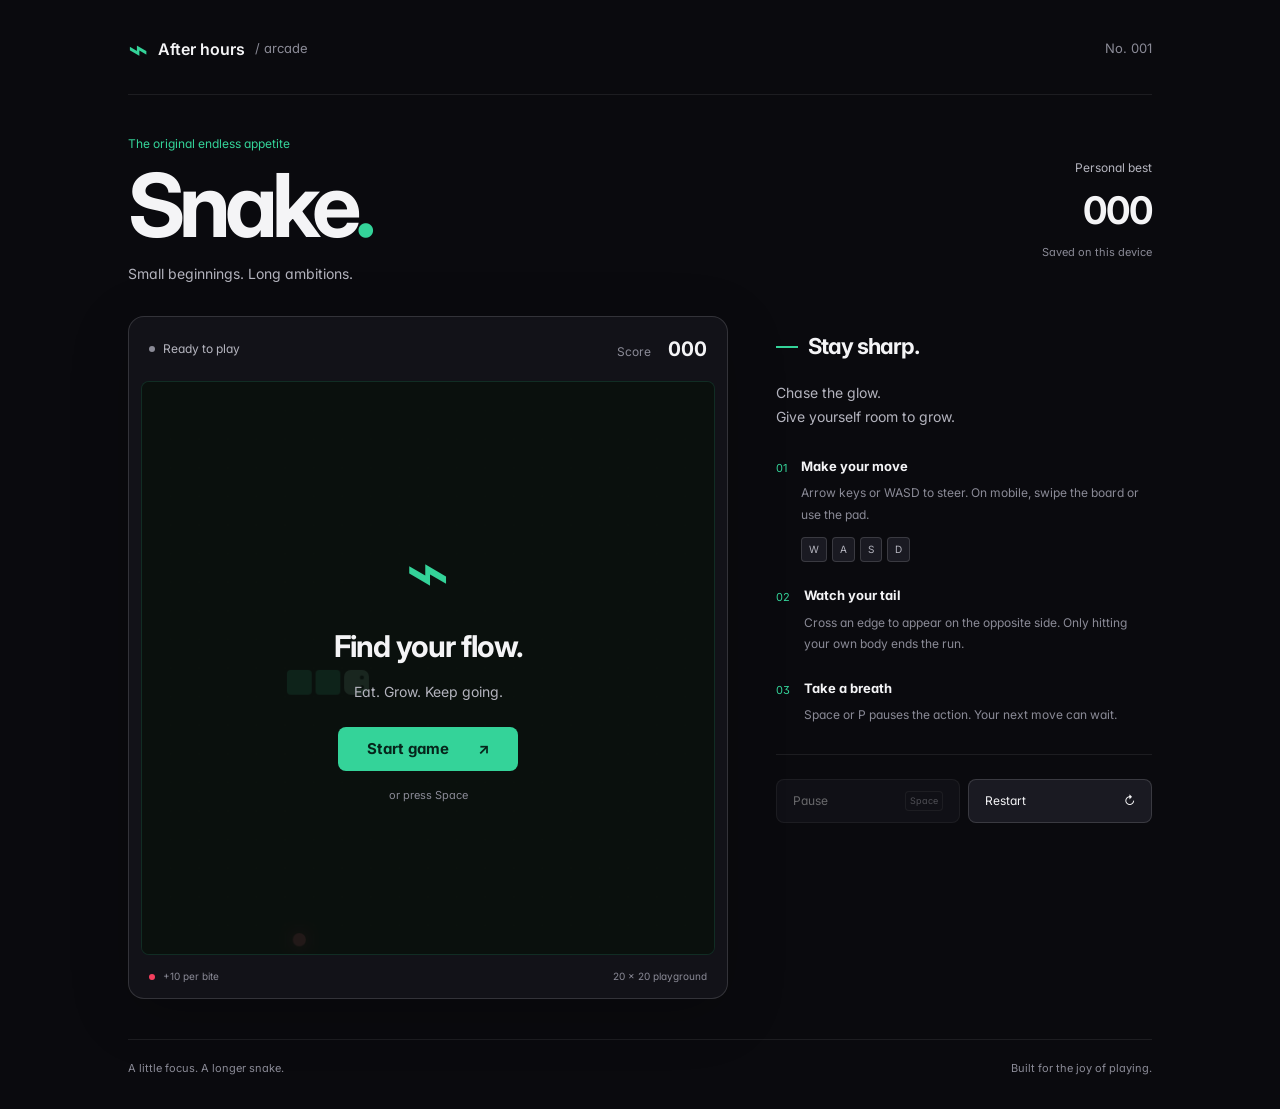
<file: prototype/snake/index.html>
<!doctype html>
<html lang="en">
<head>
<meta charset="utf-8">
<meta name="viewport" content="width=device-width, initial-scale=1">
<meta name="theme-color" content="#0a0a0e">
<link rel="icon" href="data:image/svg+xml,%3Csvg xmlns=%27http://www.w3.org/2000/svg%27 viewBox=%270 0 32 32%27%3E%3Cpath d=%27M6 22V10h10v12h10V8%27 fill=%27none%27 stroke=%27%2334d399%27 stroke-width=%275%27/%3E%3C/svg%3E">
<title>Snake — After hours arcade</title>
<link rel="stylesheet" href="../tokens.css">
<link rel="stylesheet" href="snake.css">
<script type="module" src="game.mjs"></script>
</head>
<body>
<main>
  <header><a class="wordmark" href="../index.html" aria-label="Back to OM Player prototypes"><span class="mark" aria-hidden="true">⌁</span> After hours<span class="arcade"> / arcade</span></a><span class="edition">No. 001</span></header>
  <section class="intro"><div><p class="eyebrow">The original endless appetite</p><h1>Snake<span>.</span></h1><p class="subtitle">Small beginnings. Long ambitions.</p></div><div class="record"><span>Personal best</span><strong id="best">000</strong><small id="storage-note">Saved on this device</small></div></section>
  <section class="game-layout" aria-label="Snake game">
    <div class="machine">
      <div class="toolbar"><span class="status"><i id="status-light"></i><span id="status">Ready to play</span></span><span class="score">Score <strong id="score">000</strong></span></div>
      <div class="arena" id="arena">
        <canvas id="board" width="600" height="600" role="img" aria-label="Snake game board. Use arrow keys, WASD, swipe, or the direction buttons."></canvas>
        <div class="overlay" id="overlay"><div><span class="overlay-symbol" aria-hidden="true">⌁</span><h2 id="overlay-title">Find your flow.</h2><p id="overlay-copy">Eat. Grow. Keep going.</p><button class="primary" id="play">Start game <span aria-hidden="true">↗</span></button><small id="overlay-hint">or press Space</small></div></div>
      </div>
      <div class="machine-footer"><span><i class="food-dot"></i> +10 per bite</span><span>20 × 20 playground</span></div>
    </div>
    <aside>
      <div class="side-heading"><span class="line"></span><h2>Stay sharp.</h2></div>
      <p class="guide">Chase the glow.<br>Give yourself room to grow.</p>
      <div class="instruction"><span class="number">01</span><div><h3>Make your move</h3><p>Arrow keys or WASD to steer. On mobile, swipe the board or use the pad.</p><div class="key-row"><kbd>W</kbd><kbd>A</kbd><kbd>S</kbd><kbd>D</kbd></div></div></div>
      <div class="instruction"><span class="number">02</span><div><h3>Watch your tail</h3><p>Cross an edge to appear on the opposite side. Only hitting your own body ends the run.</p></div></div>
      <div class="instruction"><span class="number">03</span><div><h3>Take a breath</h3><p>Space or P pauses the action. Your next move can wait.</p></div></div>
      <div class="actions"><button id="pause" disabled>Pause <kbd>Space</kbd></button><button id="restart">Restart <span aria-hidden="true">↻</span></button></div>
      <div class="touch-pad" role="group" aria-label="Direction controls"><button data-direction="up" aria-label="Move up">↑</button><button data-direction="left" aria-label="Move left">←</button><span aria-hidden="true">⌁</span><button data-direction="right" aria-label="Move right">→</button><button data-direction="down" aria-label="Move down">↓</button></div>
    </aside>
  </section>
  <footer><span>A little focus. A longer snake.</span><span>Built for the joy of playing.</span></footer>
  <p class="sr-only" id="announcement" role="status" aria-live="polite"></p>
</main>
</body>
</html>
</file>
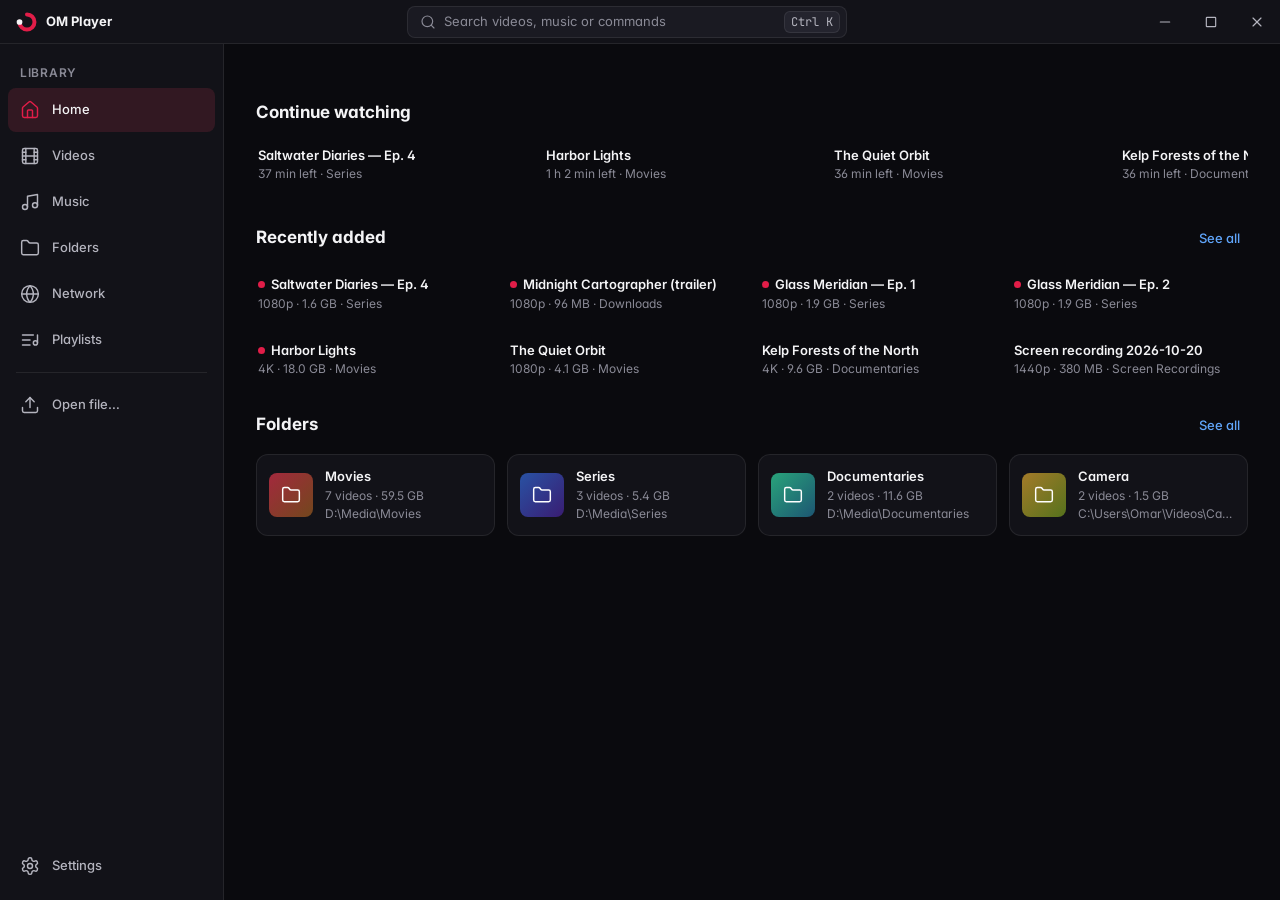
<file: prototype/desktop.html>
<!doctype html>
<html lang="en">
<head>
<meta charset="utf-8">
<meta name="viewport" content="width=device-width, initial-scale=1">
<title>OM Player Desktop</title>
<link rel="icon" type="image/svg+xml" href="data:image/svg+xml,%3Csvg xmlns=%27http://www.w3.org/2000/svg%27 viewBox=%270 0 100 100%27%3E%3Ccircle cx=%2750%27 cy=%2750%27 r=%2734%27 fill=%27none%27 stroke=%27%23E11D48%27 stroke-width=%2718%27 stroke-linecap=%27round%27 stroke-dasharray=%27160 214%27 transform=%27rotate(-90 50 50)%27/%3E%3Ccircle cx=%2716%27 cy=%2750%27 r=%2713%27 fill=%27%23F4F4F6%27/%3E%3C/svg%3E">
<link rel="stylesheet" href="tokens.css">
<style>
  :root { color-scheme: dark; }
  :root[data-theme="light"] { color-scheme: light; }
  [hidden] { display: none !important; }
  html, body { height: 100%; overflow: hidden; }
  body { background: var(--bg); }
  .sr-only { position: absolute; width: 1px; height: 1px; padding: 0; margin: -1px; overflow: hidden; clip: rect(0 0 0 0); white-space: nowrap; border: 0; }
  svg.i { width: 20px; height: 20px; flex: none; fill: none; stroke: currentColor; stroke-width: 1.75; stroke-linecap: round; stroke-linejoin: round; }
  svg.i.sm { width: 16px; height: 16px; }
  svg.i.lg { width: 24px; height: 24px; }
  kbd { font-family: var(--font-mono); font-size: var(--fs-xs); padding: 1px 6px; border-radius: 6px; background: var(--surface-3); border: 1px solid var(--hairline); color: var(--text-2); white-space: nowrap; }

  /* Keyboard-initiated actions: no animation */
  .instant *, .instant *::before, .instant *::after { transition: none !important; animation: none !important; }

  /* ---------- Shell ---------- */
  .app { display: grid; grid-template-rows: 44px minmax(0, 1fr); height: 100vh; height: 100dvh; }
  .titlebar { display: flex; align-items: center; gap: var(--s-3); padding-left: var(--s-4); background: var(--surface-1); border-bottom: 1px solid var(--hairline); user-select: none; min-width: 0; }
  .brand { display: flex; align-items: center; gap: var(--s-2); font-weight: 700; font-size: var(--fs-sm); white-space: nowrap; }
  .brand .om-mark { width: 22px; height: 22px; }
  .search { margin: 0 auto; flex: 0 1 440px; min-width: 0; height: 32px; display: flex; align-items: center; gap: var(--s-2); padding: 0 6px 0 var(--s-3); border-radius: var(--r-sm); background: var(--surface-2); border: 1px solid var(--hairline); color: var(--text-3); font-size: var(--fs-sm); text-align: left; }
  .search span.ph { flex: 1; min-width: 0; overflow: hidden; text-overflow: ellipsis; white-space: nowrap; }
  .winbtns { display: flex; height: 100%; }
  .winbtn { width: 46px; height: 44px; display: grid; place-items: center; color: var(--text-2); border-radius: 0; transition: background-color var(--dur-fast) ease, transform var(--dur-press) var(--ease-out); }
  .winbtn:active { transform: scale(0.97); }
  .winbtn:focus-visible { outline-offset: -2px; }

  .shell { display: grid; grid-template-columns: 224px minmax(0, 1fr); min-height: 0; position: relative; }
  .sidebar { display: flex; flex-direction: column; gap: 2px; padding: var(--s-3) var(--s-2); background: var(--surface-1); border-right: 1px solid var(--hairline); overflow-y: auto; }
  .nav-sep { height: 1px; background: var(--hairline); margin: var(--s-2) var(--s-2); }
  .nav-h { font-size: var(--fs-xs); color: var(--text-3); font-weight: 600; letter-spacing: .06em; text-transform: uppercase; padding: var(--s-2) var(--s-3) var(--s-1); }
  .nav-item { display: flex; align-items: center; gap: var(--s-3); min-height: var(--tap); padding: 0 var(--s-3); border-radius: var(--r-sm); color: var(--text-2); font-weight: 500; font-size: var(--fs-sm); text-align: left; white-space: nowrap; }
  .nav-item[aria-current="page"] { background: var(--primary-soft); color: var(--text); }
  .nav-item[aria-current="page"] svg { color: var(--primary); }
  .nav-spacer { flex: 1; }
  .now-chip { display: none; align-items: center; gap: var(--s-2); margin: 0 var(--s-1); padding: var(--s-2); border-radius: var(--r-sm); background: var(--surface-2); font-size: var(--fs-xs); color: var(--text-2); }
  .now-chip.on { display: flex; }
  .eq-dot { width: 8px; height: 8px; border-radius: 50%; background: var(--primary); flex: none; }

  .main { overflow-y: auto; overflow-x: hidden; padding: var(--s-6) var(--s-8) var(--s-12); min-width: 0; outline: none; }
  .view { animation: viewIn var(--dur-base) var(--ease-out); }
  @keyframes viewIn { from { opacity: 0; transform: translateY(4px); } }
  .page-h { display: flex; align-items: center; gap: var(--s-3); flex-wrap: wrap; margin: 0 0 var(--s-5); }
  .page-h h1 { font-size: var(--fs-xl); margin: 0; letter-spacing: -0.02em; }
  .page-h .count { color: var(--text-3); font-size: var(--fs-sm); }
  .page-h .grow { flex: 1; }
  h2.sec { display: flex; align-items: baseline; justify-content: space-between; font-size: var(--fs-md); margin: var(--s-8) 0 var(--s-3); }
  h2.sec:first-child { margin-top: 0; }
  .link { color: var(--accent); font-size: var(--fs-sm); font-weight: 500; padding: var(--s-1) var(--s-2); border-radius: var(--r-sm); min-height: 32px; }

  .btn { display: inline-flex; align-items: center; justify-content: center; gap: var(--s-2); min-height: 36px; padding: 0 var(--s-4); border-radius: var(--r-sm); font-weight: 600; font-size: var(--fs-sm); background: var(--surface-2); border: 1px solid var(--hairline); color: var(--text); transition: transform var(--dur-press) var(--ease-out), background-color var(--dur-fast) ease; }
  .btn.primary { background: var(--primary); border-color: transparent; color: var(--on-primary); min-height: 44px; }
  .btn.ghost { background: transparent; border-color: transparent; color: var(--text-2); }
  .btn:active, .ibtn:active, .card:active, .nav-item:active, .search:active, .link:active, .chip:active { transform: scale(0.97); }
  .ibtn { width: 36px; height: 36px; display: inline-grid; place-items: center; border-radius: var(--r-sm); color: var(--text-2); transition: transform var(--dur-press) var(--ease-out), background-color var(--dur-fast) ease, opacity var(--dur-fast) ease; }
  .ibtn[aria-pressed="true"] { color: var(--primary); background: var(--primary-soft); }
  .nav-item, .search, .link, .chip { transition: transform var(--dur-press) var(--ease-out), background-color var(--dur-fast) ease; }

  .seg { display: inline-flex; padding: 3px; border-radius: var(--r-sm); background: var(--surface-2); border: 1px solid var(--hairline); }
  .seg button, .seg label { min-height: 30px; min-width: 34px; padding: 0 var(--s-3); display: inline-flex; align-items: center; justify-content: center; gap: 6px; border-radius: 6px; color: var(--text-2); font-size: var(--fs-sm); font-weight: 500; cursor: pointer; transition: background-color var(--dur-fast) ease, color var(--dur-fast) ease, transform var(--dur-press) var(--ease-out); }
  .seg button:active, .seg label:active { transform: scale(0.97); }
  .seg button[aria-pressed="true"], .seg input:checked + span { background: var(--surface-3); color: var(--text); box-shadow: var(--shadow-1); }
  .seg label { padding: 0; }
  .seg label span { min-height: 30px; padding: 0 var(--s-3); display: inline-flex; align-items: center; border-radius: 6px; transition: background-color var(--dur-fast) ease, color var(--dur-fast) ease; }
  .seg input { position: absolute; opacity: 0; width: 1px; height: 1px; }
  .seg input:focus-visible + span { outline: 2px solid var(--ring); outline-offset: 1px; }
  .chip { display: inline-flex; align-items: center; gap: 6px; min-height: 30px; padding: 0 var(--s-2) 0 var(--s-3); border-radius: var(--r-full); background: var(--primary-soft); color: var(--text); font-size: var(--fs-sm); font-weight: 500; }

  /* ---------- Cards / thumbnails ---------- */
  .row { display: flex; gap: var(--s-4); overflow-x: auto; padding-bottom: var(--s-2); scroll-snap-type: x proximity; scrollbar-width: thin; }
  .row .card { flex: 0 0 272px; scroll-snap-align: start; }
  .grid { display: grid; grid-template-columns: repeat(auto-fill, minmax(196px, 1fr)); gap: var(--s-5) var(--s-4); }
  .card { display: flex; flex-direction: column; gap: var(--s-2); text-align: left; border-radius: var(--r-md); padding: 0; min-width: 0; transition: transform var(--dur-press) var(--ease-out); }
  .card:focus-visible { outline-offset: 4px; border-radius: var(--r-md); }
  .thumb { position: relative; display: block; aspect-ratio: 16 / 9; border-radius: var(--r-md); overflow: hidden; background: var(--surface-2); box-shadow: var(--shadow-1); }
  .thumb-art { position: absolute; inset: 0; display: block;
    background:
      linear-gradient(to top, hsl(var(--h) 45% 7% / .75), transparent 55%),
      radial-gradient(circle at 70% 32%, hsl(calc(var(--h) + 40) 90% 72% / .6), transparent 22%),
      linear-gradient(112deg, hsl(var(--h) 65% 20%), hsl(calc(var(--h) + 28) 72% 44%) 35%, hsl(calc(var(--h) + 60) 60% 30%) 65%, hsl(calc(var(--h) + 90) 55% 18%));
    background-size: 100% 100%, 300% 100%, 300% 100%;
    background-position: 0 0, calc(var(--p, .35) * 100%) 50%, calc(var(--p, .35) * 100%) 50%;
    transition: transform var(--dur-base) var(--ease-out); }
  .thumb-art.audio { background:
      repeating-linear-gradient(90deg, transparent 0 10px, hsl(var(--h) 80% 65% / .22) 10px 14px),
      linear-gradient(135deg, hsl(var(--h) 60% 18%), hsl(calc(var(--h) + 50) 60% 32%)); background-size: auto; }
  .badge { position: absolute; right: 6px; bottom: 8px; padding: 1px 6px; border-radius: 6px; background: var(--scrim); color: var(--on-video); font-size: var(--fs-xs); font-weight: 600; font-variant-numeric: tabular-nums; }
  .badge.left { left: 6px; right: auto; top: 6px; bottom: auto; }
  .prog { position: absolute; left: 0; right: 0; bottom: 0; height: 4px; background: var(--scrim); }
  .prog i { position: absolute; inset: 0; background: var(--primary); transform-origin: left; }
  .scrub-bar { position: absolute; left: 0; right: 0; bottom: 0; height: 3px; background: var(--on-video); transform-origin: left; transform: scaleX(var(--p, 0)); opacity: 0; transition: opacity var(--dur-fast) ease; }
  .scrub-time { position: absolute; left: 6px; bottom: 8px; padding: 1px 6px; border-radius: 6px; background: var(--scrim); color: var(--on-video); font-size: var(--fs-xs); font-weight: 600; opacity: 0; transition: opacity var(--dur-fast) ease; }
  .play-hint { position: absolute; left: 50%; top: 50%; width: 44px; height: 44px; margin: -22px 0 0 -22px; border-radius: 50%; background: var(--scrim); color: var(--on-video); display: grid; place-items: center; opacity: 0; transform: scale(.92); transition: opacity var(--dur-fast) ease, transform var(--dur-base) var(--ease-out); }
  .play-hint svg { fill: currentColor; }
  .thumb.scrubbing .scrub-bar, .thumb.scrubbing .scrub-time { opacity: 1; }
  .thumb.scrubbing .prog { opacity: 0; }
  .meta { display: block; min-width: 0; padding: 0 2px; }
  .meta .t { display: flex; align-items: center; gap: 6px; font-weight: 600; font-size: var(--fs-sm); white-space: nowrap; overflow: hidden; text-overflow: ellipsis; }
  .meta .t span { overflow: hidden; text-overflow: ellipsis; }
  .meta .s { display: block; color: var(--text-3); font-size: var(--fs-xs); white-space: nowrap; overflow: hidden; text-overflow: ellipsis; }
  .new-dot { width: 7px; height: 7px; border-radius: 50%; background: var(--primary); flex: none; }

  .folders { display: grid; grid-template-columns: repeat(auto-fill, minmax(220px, 1fr)); gap: var(--s-3); }
  .fcard { display: flex; align-items: center; gap: var(--s-3); padding: var(--s-3); border-radius: var(--r-md); background: var(--surface-1); border: 1px solid var(--hairline); text-align: left; min-width: 0; transition: transform var(--dur-press) var(--ease-out), background-color var(--dur-fast) ease; }
  .fcard:active { transform: scale(0.97); }
  .ficon { width: 44px; height: 44px; border-radius: var(--r-sm); display: grid; place-items: center; flex: none; color: var(--on-video); background: linear-gradient(135deg, hsl(var(--h) 60% 40%), hsl(calc(var(--h) + 40) 60% 28%)); }
  .fcard .t { font-weight: 600; font-size: var(--fs-sm); display: block; }
  .fcard .s { color: var(--text-3); font-size: var(--fs-xs); display: block; white-space: nowrap; overflow: hidden; text-overflow: ellipsis; }
  .fcard > span:last-child { min-width: 0; }

  /* ---------- List table ---------- */
  .tbl { width: 100%; border-collapse: collapse; font-size: var(--fs-sm); }
  .tbl th { text-align: left; font-weight: 500; color: var(--text-3); padding: 0; border-bottom: 1px solid var(--hairline); position: sticky; top: 0; background: var(--bg); z-index: 1; }
  .tbl th .thl { display: flex; align-items: center; min-height: 36px; padding: 0 var(--s-3); font-weight: 600; font-size: var(--fs-xs); text-transform: uppercase; letter-spacing: .05em; }
  .tbl th.num .thl { justify-content: flex-end; }
  .tbl th button { width: 100%; display: flex; align-items: center; gap: 4px; min-height: 36px; padding: 0 var(--s-3); color: inherit; font-weight: 600; font-size: var(--fs-xs); text-transform: uppercase; letter-spacing: .05em; border-radius: 6px; }
  .tbl th[aria-sort] button { color: var(--text); }
  .tbl th .arrow { opacity: 0; }
  .tbl th[aria-sort] .arrow { opacity: 1; }
  .tbl th[aria-sort="descending"] .arrow { transform: rotate(180deg); }
  .tbl td { padding: var(--s-2) var(--s-3); border-bottom: 1px solid var(--hairline); color: var(--text-2); white-space: nowrap; }
  .tbl td.name { color: var(--text); font-weight: 500; width: 100%; max-width: 0; overflow: hidden; text-overflow: ellipsis; }
  .tbl td.name > span { display: flex; align-items: center; gap: var(--s-3); min-width: 0; }
  .tbl td.name .nm { overflow: hidden; text-overflow: ellipsis; }
  .tbl tr[data-id] { cursor: pointer; transition: background-color var(--dur-fast) ease; }
  .tbl tr[data-id]:focus-visible { outline-offset: -2px; }
  .tbl .num { text-align: right; font-variant-numeric: tabular-nums; }
  .mthumb { width: 56px; height: 32px; border-radius: 6px; position: relative; overflow: hidden; flex: none; display: block; }
  .tbl th.num button { justify-content: flex-end; }

  /* ---------- Settings / forms ---------- */
  .set-sec { max-width: 720px; margin-bottom: var(--s-8); }
  .set-sec h2 { font-size: var(--fs-md); margin: 0 0 var(--s-3); }
  .set-card { background: var(--surface-1); border: 1px solid var(--hairline); border-radius: var(--r-md); }
  .set-row { display: flex; align-items: center; justify-content: space-between; gap: var(--s-4); padding: var(--s-4); flex-wrap: wrap; }
  .set-row + .set-row { border-top: 1px solid var(--hairline); }
  .set-row .lbl { font-weight: 500; font-size: var(--fs-sm); }
  .set-row .desc { color: var(--text-3); font-size: var(--fs-xs); margin-top: 2px; }
  .sc-list { display: grid; grid-template-columns: repeat(auto-fill, minmax(260px, 1fr)); gap: 0 var(--s-6); padding: var(--s-2) var(--s-4); }
  .sc-list div { display: flex; justify-content: space-between; align-items: center; gap: var(--s-3); padding: var(--s-2) 0; border-bottom: 1px solid var(--hairline); font-size: var(--fs-sm); color: var(--text-2); }
  .field { display: flex; flex-direction: column; gap: 6px; }
  .field label { font-size: var(--fs-sm); font-weight: 600; }
  .input { height: 40px; padding: 0 var(--s-3); border-radius: var(--r-sm); background: var(--surface-2); border: 1px solid var(--hairline-strong); color: var(--text); font: inherit; font-size: var(--fs-sm); width: 100%; }
  .input:focus-visible { outline: 2px solid var(--ring); outline-offset: 1px; }
  .help { color: var(--text-3); font-size: var(--fs-xs); }
  .err { color: var(--danger); font-size: var(--fs-xs); min-height: 18px; }
  input[type="range"] { accent-color: var(--primary); cursor: pointer; }
  select.input { height: 36px; width: auto; }
  .swatches { display: flex; gap: var(--s-2); }
  .swatches label { position: relative; cursor: pointer; }
  .swatches input { position: absolute; opacity: 0; width: 1px; height: 1px; }
  .swatches span { display: block; width: 28px; height: 28px; border-radius: 50%; background: var(--c); box-shadow: inset 0 0 0 1px var(--hairline-strong); transition: transform var(--dur-press) var(--ease-out); }
  .swatches input:checked + span { box-shadow: 0 0 0 2px var(--bg), 0 0 0 4px var(--text); }
  .swatches input:focus-visible + span { outline: 2px solid var(--ring); outline-offset: 4px; }
  .swatches label:active span { transform: scale(0.97); }
  .switch { position: relative; display: inline-flex; width: 40px; height: 24px; flex: none; cursor: pointer; }
  .switch input { position: absolute; opacity: 0; inset: 0; margin: 0; cursor: pointer; }
  .switch span { position: absolute; inset: 0; border-radius: var(--r-full); background: var(--surface-3); box-shadow: inset 0 0 0 1px var(--hairline-strong); transition: background-color var(--dur-fast) ease; pointer-events: none; }
  .switch span::after { content: ""; position: absolute; top: 3px; left: 3px; width: 18px; height: 18px; border-radius: 50%; background: var(--text); transition: transform var(--dur-base) var(--ease-out); }
  .switch input:checked + span { background: var(--primary); }
  .switch input:checked + span::after { transform: translateX(16px); background: var(--on-primary); }
  .switch input:focus-visible + span { outline: 2px solid var(--ring); outline-offset: 2px; }

  .recent { list-style: none; margin: 0; padding: 0; display: flex; flex-direction: column; gap: 2px; }
  .recent button { width: 100%; display: flex; align-items: center; gap: var(--s-3); min-height: var(--tap); padding: 0 var(--s-3); border-radius: var(--r-sm); text-align: left; font-size: var(--fs-sm); color: var(--text-2); transition: background-color var(--dur-fast) ease, transform var(--dur-press) var(--ease-out); }
  .recent button:active { transform: scale(0.97); }
  .recent .u { flex: 1; min-width: 0; overflow: hidden; text-overflow: ellipsis; white-space: nowrap; font-family: var(--font-mono); font-size: var(--fs-xs); }
  .recent .w { color: var(--text-3); font-size: var(--fs-xs); }

  /* ---------- Player ---------- */
  /* The player and its side panel stay dark in the light theme via the shared .scheme-dark scope (tokens.css) */
  .player { color-scheme: dark;
    position: absolute; inset: 0; z-index: 20; overflow: hidden; color: var(--on-video); user-select: none;
    background: linear-gradient(var(--scrim), var(--scrim)), linear-gradient(var(--scrim), var(--scrim)), linear-gradient(var(--scrim), var(--scrim)), var(--surface-1); }
  .player:fullscreen { inset: auto; width: 100vw; height: 100vh; }
  .stage { position: absolute; inset: 0; display: grid; place-items: center; overflow: hidden; }
  .stage canvas { display: block; transform-origin: center; }
  .player.idle { cursor: none; }
  .chrome { position: absolute; left: 0; right: 0; z-index: 2; transition: opacity var(--dur-fast) ease; }
  .player.idle .chrome { opacity: 0; pointer-events: none; transition-duration: var(--dur-base); }
  .player.idle .chrome:has(:focus-visible) { opacity: 1; pointer-events: auto; }
  .chrome.top { top: 0; display: flex; align-items: center; gap: var(--s-2); padding: var(--s-3) var(--s-4) var(--s-10); background: linear-gradient(to bottom, var(--scrim), transparent); }
  .chrome.bottom { bottom: 0; padding: var(--s-10) var(--s-4) var(--s-3); background: linear-gradient(to top, var(--scrim), transparent); }
  .ptitle { min-width: 0; flex: 1; }
  .ptitle b { display: block; font-size: var(--fs-md); white-space: nowrap; overflow: hidden; text-overflow: ellipsis; }
  .ptitle small { display: block; font-size: var(--fs-xs); color: var(--on-video); opacity: .82; }
  .vbtn { width: 40px; height: 40px; display: inline-grid; place-items: center; border-radius: var(--r-sm); color: var(--on-video); flex: none; transition: transform var(--dur-press) var(--ease-out), background-color var(--dur-fast) ease; }
  .vbtn:active { transform: scale(0.97); }
  .vbtn.play { width: 44px; height: 44px; }
  .vbtn.play svg { fill: currentColor; }
  .vbtn[aria-pressed="true"], .vbtn[aria-expanded="true"] { background: color-mix(in srgb, var(--on-video) 16%, transparent); }
  .vbtn.txt { width: auto; min-width: 40px; padding: 0 var(--s-2); font-weight: 600; font-size: var(--fs-sm); font-variant-numeric: tabular-nums; }
  .hwtag { font-size: 11px; font-weight: 700; padding: 2px 6px; border-radius: 6px; border: 1px solid color-mix(in srgb, var(--on-video) 40%, transparent); letter-spacing: .04em; }
  .ctrl-row { display: flex; align-items: center; gap: 2px; margin-top: var(--s-2); }
  .ctrl-row .grow { flex: 1; }
  .ptime { font-size: var(--fs-sm); font-variant-numeric: tabular-nums; padding: 0 var(--s-2); white-space: nowrap; }
  .vol { display: flex; align-items: center; }
  .vol input { width: 88px; accent-color: var(--on-video); }
  .abtag { display: none; font-size: 11px; font-weight: 700; padding: 2px 6px; border-radius: 6px; background: var(--primary); color: var(--on-primary); margin: 0 var(--s-1); }
  .abtag.on { display: inline-block; }

  .seek { position: relative; height: 20px; display: flex; align-items: center; cursor: pointer; touch-action: none; border-radius: 4px; }
  .seek::before { content: ""; position: absolute; left: 0; right: 0; top: -12px; bottom: -12px; } /* 44px hit area, visible track unchanged */
  .seek:focus-visible { outline-offset: 2px; }
  .seek-track { position: relative; flex: 1; height: 4px; border-radius: 2px; background: color-mix(in srgb, var(--on-video) 26%, transparent); overflow: hidden; transition: transform var(--dur-fast) var(--ease-out); }
  .seek:hover .seek-track, .seek.drag .seek-track { transform: scaleY(1.5); }
  .seek-track i { position: absolute; inset: 0; transform-origin: left; }
  .seek-buf { background: color-mix(in srgb, var(--on-video) 30%, transparent); }
  .seek-hov { background: color-mix(in srgb, var(--on-video) 30%, transparent); opacity: 0; }
  .seek:hover .seek-hov { opacity: 1; }
  .seek-fill { background: var(--primary); }
  .seek-ab { background: color-mix(in srgb, var(--warning) 60%, transparent); opacity: 0; }
  .seek-ab.on { opacity: 1; }
  .knob-wrap { position: absolute; left: 0; right: 0; top: 50%; height: 0; pointer-events: none; }
  .knob { position: absolute; left: -7px; top: -7px; width: 14px; height: 14px; border-radius: 50%; background: var(--primary); box-shadow: var(--shadow-1); transform: scale(.7); opacity: 0; transition: transform var(--dur-fast) var(--ease-out), opacity var(--dur-fast) ease; }
  .seek:hover .knob, .seek.drag .knob, .seek:focus-visible .knob { transform: scale(1); opacity: 1; }
  .seek-tip { position: absolute; bottom: 26px; left: 0; width: 172px; padding: 6px; border-radius: var(--r-sm); background: var(--scrim); box-shadow: var(--shadow-2); text-align: center; pointer-events: none; opacity: 0; transition: opacity var(--dur-fast) ease; }
  .seek-tip canvas { display: block; width: 160px; height: 90px; border-radius: 6px; }
  .seek-tip span { display: block; margin-top: 4px; font-size: var(--fs-xs); font-weight: 600; font-variant-numeric: tabular-nums; }
  .seek.hover .seek-tip, .seek.drag .seek-tip { opacity: 1; }

  .subs { position: absolute; left: 0; right: 0; bottom: 104px; z-index: 1; text-align: center; pointer-events: none; padding: 0 10%; transition: transform var(--dur-base) var(--ease-out); }
  .player.idle .subs { transform: translateY(64px); }
  .subs span { display: inline; font-size: calc(26px * var(--sub-scale, 1)); line-height: 1.35; font-weight: 600; color: var(--sub-color, var(--on-video)); text-shadow: 0 1px 3px var(--scrim), 0 0 8px var(--scrim); box-decoration-break: clone; -webkit-box-decoration-break: clone; padding: 2px 8px; border-radius: 6px; }
  .subs.bg span { background: var(--scrim); text-shadow: none; }
  .subs span:empty { display: none; }

  .osd { position: absolute; top: 72px; left: 50%; z-index: 3; transform: translateX(-50%); padding: var(--s-2) var(--s-4); border-radius: var(--r-full); background: var(--scrim); color: var(--on-video); font-weight: 600; font-size: var(--fs-md); font-variant-numeric: tabular-nums; pointer-events: none; opacity: 0; white-space: nowrap; }
  .osd.show { opacity: 1; }
  .osd.fade { transition: opacity var(--dur-base) ease; }

  .panel { position: absolute; top: 0; right: 0; bottom: 0; width: 360px; max-width: 92%; z-index: 4; display: flex; flex-direction: column; background: var(--surface-1); color: var(--text); border-left: 1px solid var(--hairline); box-shadow: var(--shadow-3); transform: translateX(100%); visibility: hidden; transition: transform 280ms var(--ease-drawer), visibility 0s linear 280ms; }
  .panel.open { transform: none; visibility: visible; transition: transform 280ms var(--ease-drawer), visibility 0s; }
  .panel-h { display: flex; align-items: center; gap: var(--s-2); padding: var(--s-3) var(--s-3) 0 var(--s-4); }
  .tabs { display: flex; gap: 2px; padding: var(--s-2) var(--s-3); border-bottom: 1px solid var(--hairline); }
  .tab { flex: 1; min-height: 36px; border-radius: var(--r-sm); font-size: var(--fs-sm); font-weight: 600; color: var(--text-2); transition: background-color var(--dur-fast) ease, color var(--dur-fast) ease, transform var(--dur-press) var(--ease-out); }
  .tab:active { transform: scale(0.97); }
  .tab[aria-selected="true"] { background: var(--surface-3); color: var(--text); }
  .tabpanel { flex: 1; overflow-y: auto; padding: var(--s-4); }
  .tabpanel h3 { font-size: var(--fs-xs); text-transform: uppercase; letter-spacing: .06em; color: var(--text-3); margin: var(--s-5) 0 var(--s-2); }
  .tabpanel h3:first-child { margin-top: 0; }
  .opt-list { display: flex; flex-direction: column; gap: 2px; }
  .opt { display: flex; align-items: center; gap: var(--s-3); min-height: 40px; padding: 0 var(--s-3); border-radius: var(--r-sm); font-size: var(--fs-sm); cursor: pointer; transition: background-color var(--dur-fast) ease; }
  .opt input { accent-color: var(--primary); margin: 0; }
  .opt small { margin-left: auto; color: var(--text-3); font-size: var(--fs-xs); }
  .ctl { display: grid; grid-template-columns: 92px 1fr 52px; align-items: center; gap: var(--s-3); min-height: 40px; font-size: var(--fs-sm); }
  .ctl output { text-align: right; color: var(--text-2); font-variant-numeric: tabular-nums; font-size: var(--fs-xs); }
  .ctl input { width: 100%; }
  .sync { display: flex; align-items: center; gap: var(--s-2); }
  .sync output { flex: 1; text-align: center; font-variant-numeric: tabular-nums; font-weight: 600; }
  .eq-head { display: flex; align-items: center; gap: var(--s-3); justify-content: space-between; margin-bottom: var(--s-3); }
  .eq { display: grid; grid-template-columns: repeat(10, 1fr); gap: 2px; justify-items: center; }
  .eq.off { opacity: .45; }
  .eq label { display: flex; flex-direction: column; align-items: center; gap: 4px; font-size: 10px; color: var(--text-3); font-variant-numeric: tabular-nums; }
  .eq input { writing-mode: vertical-lr; direction: rtl; width: 22px; height: 120px; margin: 0; }
  .eq-curve { width: 100%; height: 48px; display: block; margin: var(--s-2) 0; }
  .eq-curve polyline { fill: none; stroke: var(--primary); stroke-width: 2; stroke-linejoin: round; }
  .eq-curve line { stroke: var(--hairline-strong); }
  .qlist { list-style: none; margin: 0; padding: 0; display: flex; flex-direction: column; gap: 2px; }
  .qlist button { width: 100%; display: flex; align-items: center; gap: var(--s-3); padding: var(--s-2); border-radius: var(--r-sm); text-align: left; transition: background-color var(--dur-fast) ease, transform var(--dur-press) var(--ease-out); }
  .qlist button:active { transform: scale(0.97); }
  .qlist .mthumb { width: 72px; height: 40px; }
  .qlist .qt { flex: 1; min-width: 0; }
  .qlist .qt b { display: block; font-size: var(--fs-sm); font-weight: 600; white-space: nowrap; overflow: hidden; text-overflow: ellipsis; }
  .qlist .qt small { color: var(--text-3); font-size: var(--fs-xs); }
  .qlist li.cur button { background: var(--primary-soft); }
  .qlist li.cur b { color: var(--primary); }

  /* Mini player */
  .mini-ui { display: none; }
  .player.mini { position: fixed; inset: auto; left: 0; top: 0; width: 336px; height: 189px; border-radius: var(--r-md); box-shadow: var(--shadow-3), 0 0 0 1px var(--hairline-strong); z-index: 60; cursor: grab; animation: miniIn var(--dur-base) var(--ease-out); }
  @keyframes miniIn { from { opacity: 0; scale: .96; } }
  .player.mini.dragging { cursor: grabbing; }
  .player.mini.snapping { transition: transform var(--dur-base) var(--ease-out); }
  .player.mini .chrome, .player.mini .panel, .player.mini .subs, .player.mini .osd { display: none; }
  .player.mini .mini-ui { display: flex; position: absolute; inset: 0; z-index: 5; align-items: center; justify-content: center; gap: var(--s-2); background: var(--scrim); opacity: 0; transition: opacity var(--dur-fast) ease; }
  .player.mini:focus-within .mini-ui { opacity: 1; }
  .mini-ui .mt { position: absolute; left: var(--s-3); right: 56px; top: var(--s-2); font-size: var(--fs-xs); font-weight: 600; white-space: nowrap; overflow: hidden; text-overflow: ellipsis; }
  .mini-ui .mtime { position: absolute; left: var(--s-3); bottom: 10px; font-size: var(--fs-xs); font-weight: 600; font-variant-numeric: tabular-nums; white-space: nowrap; }
  .mini-ui .mfb { position: absolute; left: 50%; bottom: 34px; transform: translateX(-50%); padding: 2px var(--s-3); border-radius: var(--r-full); background: var(--scrim); font-size: var(--fs-xs); font-weight: 600; font-variant-numeric: tabular-nums; opacity: 0; pointer-events: none; }
  .mini-ui .mfb.show { opacity: 1; }
  .mini-ui .close { position: absolute; top: 2px; right: 2px; }
  .mini-ui .expand { position: absolute; top: 2px; right: 42px; }
  .mini-prog { position: absolute; left: 0; right: 0; bottom: 0; height: 3px; z-index: 6; display: none; background: color-mix(in srgb, var(--on-video) 26%, transparent); }
  .mini-prog i { position: absolute; inset: 0; background: var(--primary); transform-origin: left; }
  .player.mini .mini-prog { display: block; }

  /* ---------- Menus / popovers ---------- */
  .menu { position: fixed; z-index: 100; min-width: 200px; max-width: 300px; overflow-y: auto; padding: var(--s-1); border-radius: var(--r-md); background: var(--surface-2); color: var(--text); border: 1px solid var(--hairline-strong); box-shadow: var(--shadow-3); opacity: 0; transform: scale(.96); transition: opacity var(--dur-fast) var(--ease-out), transform var(--dur-fast) var(--ease-out); }
  .menu.open { opacity: 1; transform: none; }
  .menu.closing { opacity: 0; transition: opacity 120ms ease; }
  .menu .mh { padding: var(--s-2) var(--s-3) var(--s-1); font-size: var(--fs-xs); color: var(--text-3); font-weight: 600; }
  .menu [role^="menuitem"] { width: 100%; display: flex; align-items: center; gap: var(--s-3); min-height: 36px; padding: 0 var(--s-3); border-radius: var(--r-sm); font-size: var(--fs-sm); text-align: left; color: var(--text); }
  .menu [role^="menuitem"]:focus { background: var(--surface-3); outline: none; }
  .menu [role^="menuitem"]:focus-visible { outline: 2px solid var(--ring); outline-offset: -2px; }
  .menu [role^="menuitem"] .k { margin-left: auto; color: var(--text-3); font-size: var(--fs-xs); }
  .menu .chk { width: 16px; display: grid; place-items: center; color: var(--primary); }
  .menu hr { border: 0; height: 1px; background: var(--hairline); margin: var(--s-1) 0; }

  /* ---------- Modals ---------- */
  .overlay { position: fixed; inset: 0; z-index: 200; display: grid; place-items: center; padding: var(--s-4); background: var(--scrim); opacity: 0; transition: opacity 220ms var(--ease-out); }
  .overlay.top { place-items: start center; padding-top: 12vh; }
  .overlay.open { opacity: 1; }
  .modal { width: min(560px, 100%); max-height: calc(100vh - 64px); overflow: auto; background: var(--surface-1); color: var(--text); border: 1px solid var(--hairline-strong); border-radius: var(--r-lg); box-shadow: var(--shadow-3); transform: scale(.96); opacity: 0; transition: transform 220ms var(--ease-out), opacity 220ms var(--ease-out); }
  .overlay.open .modal { transform: none; opacity: 1; }
  .modal-h { display: flex; align-items: center; justify-content: space-between; gap: var(--s-3); padding: var(--s-4) var(--s-4) var(--s-2) var(--s-5); }
  .modal-h h2 { margin: 0; font-size: var(--fs-lg); }
  .modal-b { padding: var(--s-2) var(--s-5) var(--s-5); }
  .modal-f { display: flex; justify-content: flex-end; gap: var(--s-2); padding: var(--s-3) var(--s-5) var(--s-5); }
  .sc-grid { display: grid; grid-template-columns: 1fr 1fr; gap: 0 var(--s-6); }
  .sc-grid div { display: flex; justify-content: space-between; gap: var(--s-3); padding: var(--s-2) 0; border-bottom: 1px solid var(--hairline); font-size: var(--fs-sm); color: var(--text-2); }
  .info-dl { display: grid; grid-template-columns: 120px 1fr; gap: var(--s-2) var(--s-4); margin: 0; font-size: var(--fs-sm); }
  .info-dl dt { color: var(--text-3); }
  .info-dl dd { margin: 0; word-break: break-all; }
  .palette { width: min(600px, 100%); }
  .pal-in { display: flex; align-items: center; gap: var(--s-3); padding: var(--s-3) var(--s-4); border-bottom: 1px solid var(--hairline); color: var(--text-3); }
  .pal-in input { flex: 1; border: 0; background: transparent; color: var(--text); font: inherit; font-size: var(--fs-md); outline: none; min-width: 0; height: 32px; }
  .pal-list { list-style: none; margin: 0; padding: var(--s-2); max-height: 360px; overflow-y: auto; }
  .pal-list li { display: flex; align-items: center; gap: var(--s-3); min-height: 40px; padding: 0 var(--s-3); border-radius: var(--r-sm); font-size: var(--fs-sm); cursor: pointer; color: var(--text-2); }
  .pal-list li[aria-selected="true"] { background: var(--surface-3); color: var(--text); }
  .pal-list li .k { margin-left: auto; font-size: var(--fs-xs); color: var(--text-3); }
  .pal-empty { padding: var(--s-6); text-align: center; color: var(--text-3); font-size: var(--fs-sm); }

  /* ---------- Toasts / drop ---------- */
  .toasts { position: fixed; left: 50%; bottom: var(--s-6); transform: translateX(-50%); z-index: 300; display: flex; flex-direction: column; align-items: center; gap: var(--s-2); pointer-events: none; }
  .toast { display: flex; align-items: center; gap: var(--s-3); padding: var(--s-2) var(--s-4) var(--s-2) var(--s-2); min-height: 44px; border-radius: var(--r-md); background: var(--surface-3); color: var(--text); border: 1px solid var(--hairline-strong); box-shadow: var(--shadow-2); font-size: var(--fs-sm); opacity: 0; transform: translateY(8px); transition: opacity var(--dur-base) var(--ease-out), transform var(--dur-base) var(--ease-out); }
  .toast.in { opacity: 1; transform: none; }
  .toast.act { pointer-events: auto; }
  .toast .btn { min-height: 32px; padding: 0 var(--s-3); }
  .toast img { width: 64px; height: 36px; border-radius: 6px; display: block; }
  .toast .ti { width: 32px; height: 32px; display: grid; place-items: center; color: var(--success); }
  .drop { position: fixed; inset: 0; z-index: 400; display: grid; place-items: center; background: var(--scrim); opacity: 0; pointer-events: none; transition: opacity var(--dur-fast) ease; }
  .drop.on { opacity: 1; }
  .drop-card { display: flex; flex-direction: column; align-items: center; gap: var(--s-3); padding: var(--s-10) var(--s-12); border-radius: var(--r-xl); border: 2px dashed var(--primary); background: var(--surface-1); color: var(--text); transform: scale(.96); transition: transform var(--dur-base) var(--ease-out); }
  .drop.on .drop-card { transform: none; }
  .drop-card svg { width: 40px; height: 40px; color: var(--primary); }
  .drop-card b { font-size: var(--fs-lg); }
  .drop-card span { color: var(--text-3); font-size: var(--fs-sm); }

  /* ---------- Hover (fine pointers only) ---------- */
  @media (hover: hover) and (pointer: fine) {
    .winbtn:hover, .nav-item:hover, .ibtn:hover, .btn:hover, .link:hover, .search:hover, .tbl th button:hover, .recent button:hover, .qlist button:hover, .opt:hover, .seg button:hover, .seg label:hover span { background-color: var(--surface-3); }
    .nav-item[aria-current="page"]:hover { background: var(--primary-soft); }
    .winbtn.close:hover { background: var(--danger); color: var(--bg); }
    .btn.primary:hover { background: var(--primary-hover); }
    .tbl tr[data-id]:hover { background: var(--surface-1); }
    .fcard:hover { background: var(--surface-2); }
    .card:hover .thumb-art { transform: scale(1.03); }
    .card:hover .play-hint { opacity: 1; transform: none; }
    .card .thumb.scrubbing .play-hint { opacity: 0; }
    .vbtn:hover { background: color-mix(in srgb, var(--on-video) 14%, transparent); }
    .player.mini:hover .mini-ui { opacity: 1; }
    .menu [role^="menuitem"]:hover { background: var(--surface-3); }
    .pal-list li:hover { color: var(--text); }
    .link:hover { text-decoration: underline; }
  }

  /* ---------- Responsive ---------- */
  @media (max-width: 1100px) { .main { padding: var(--s-5) var(--s-6) var(--s-10); } }
  @media (max-width: 899px) {
    .shell { grid-template-columns: 64px minmax(0, 1fr); }
    .sidebar { padding: var(--s-3) var(--s-2); align-items: center; }
    .nav-item { width: 44px; justify-content: center; padding: 0; }
    .nav-label, .nav-h, .now-chip .nl { display: none; }
    .nav-sep { width: 32px; }
    .now-chip { justify-content: center; }
    .main { padding: var(--s-4) var(--s-4) var(--s-10); }
    .hide-md { display: none !important; }
    .tbl .col-res, .tbl .col-date { display: none; }
  }
  @media (max-width: 640px) {
    .brand-name, .search kbd, .search .ph { display: none; }
    .search { flex: 0 0 auto; width: 40px; justify-content: center; padding: 0; margin-left: auto; }
    .winbtn { width: 40px; }
    .hide-sm { display: none !important; }
    .vol input { display: none; }
    .tbl .col-size { display: none; }
    .sc-grid { grid-template-columns: 1fr; }
    .row .card { flex-basis: 220px; }
  }
</style>
</head>
<body>
<div class="app" id="app">
  <header class="titlebar">
    <div class="brand"><svg class="om-mark sm" viewBox="0 0 100 100" aria-hidden="true"><circle class="trk" cx="50" cy="50" r="34"/><circle class="arc" cx="50" cy="50" r="34" transform="rotate(-90 50 50)"/><circle class="dot" cx="16" cy="50" r="9"/></svg><span class="brand-name">OM Player</span></div>
    <button class="search" id="searchBtn" aria-label="Search or run a command (Ctrl+K)" aria-haspopup="dialog">
      <svg class="i sm" data-i="search"></svg><span class="ph">Search videos, music or commands</span><kbd>Ctrl K</kbd>
    </button>
    <div class="winbtns">
      <button class="winbtn" data-win="Minimize" aria-label="Minimize window"><svg class="i sm" data-i="minus"></svg></button>
      <button class="winbtn" data-win="Maximize" aria-label="Maximize window"><svg class="i sm" data-i="square"></svg></button>
      <button class="winbtn close" data-win="Close" aria-label="Close window"><svg class="i sm" data-i="x"></svg></button>
    </div>
  </header>

  <div class="shell" id="shell">
    <nav class="sidebar" id="sidebar" aria-label="Main">
      <span class="nav-h">Library</span>
      <button class="nav-item" data-nav="home" title="Home"><svg class="i" data-i="home"></svg><span class="nav-label">Home</span></button>
      <button class="nav-item" data-nav="videos" title="Videos"><svg class="i" data-i="film"></svg><span class="nav-label">Videos</span></button>
      <button class="nav-item" data-nav="music" title="Music"><svg class="i" data-i="music"></svg><span class="nav-label">Music</span></button>
      <button class="nav-item" data-nav="folders" title="Folders"><svg class="i" data-i="folder"></svg><span class="nav-label">Folders</span></button>
      <button class="nav-item" data-nav="network" title="Network"><svg class="i" data-i="globe"></svg><span class="nav-label">Network</span></button>
      <button class="nav-item" data-nav="playlists" title="Playlists"><svg class="i" data-i="listmusic"></svg><span class="nav-label">Playlists</span></button>
      <div class="nav-sep"></div>
      <button class="nav-item" id="openFileBtn" title="Open file (Ctrl+O)"><svg class="i" data-i="upload"></svg><span class="nav-label">Open file…</span></button>
      <input type="file" id="fileInput" accept="video/*,audio/*,.mkv,.srt" hidden>
      <div class="nav-spacer"></div>
      <div class="now-chip" id="nowChip" aria-live="polite"><span class="eq-dot" aria-hidden="true"></span><span class="nl" id="nowChipText"></span></div>
      <button class="nav-item" data-nav="settings" title="Settings"><svg class="i" data-i="settings"></svg><span class="nav-label">Settings</span></button>
    </nav>

    <main class="main" id="main" tabindex="-1"></main>

    <!-- Player -->
    <div class="player scheme-dark" id="player" role="region" aria-label="Video player" hidden>
      <div class="stage" id="stage"><canvas id="video" width="1280" height="720" role="img" aria-label="Video frame"></canvas></div>
      <div class="subs" id="subs" aria-hidden="true"><span></span></div>
      <div class="osd" id="osd" role="status" aria-live="polite"></div>

      <div class="chrome top">
        <button class="vbtn" id="pBack" aria-label="Back to library"><svg class="i" data-i="chevleft"></svg></button>
        <div class="ptitle"><b id="pTitle">Untitled</b><small id="pSub"></small></div>
        <span class="hwtag" id="hwTag" title="Decoder">HW</span>
        <button class="vbtn" id="pQueue" aria-label="Queue" aria-pressed="false"><svg class="i" data-i="listplus"></svg></button>
      </div>

      <div class="chrome bottom" id="controls">
        <div class="seek" id="seek" role="slider" tabindex="0" aria-label="Seek" aria-valuemin="0" aria-valuemax="100" aria-valuenow="0" aria-valuetext="0:00">
          <div class="seek-track"><i class="seek-buf" id="seekBuf"></i><i class="seek-ab" id="seekAB"></i><i class="seek-hov" id="seekHov"></i><i class="seek-fill" id="seekFill"></i></div>
          <div class="knob-wrap" id="knobWrap"><span class="knob"></span></div>
          <div class="seek-tip" id="seekTip" aria-hidden="true"><canvas id="tipCanvas" width="160" height="90"></canvas><span id="tipTime">0:00</span></div>
        </div>
        <div class="ctrl-row">
          <button class="vbtn hide-sm" id="pPrev" aria-label="Previous"><svg class="i" data-i="skipback"></svg></button>
          <button class="vbtn play" id="pPlay" aria-label="Play"><svg class="i lg" data-i="play"></svg></button>
          <button class="vbtn hide-sm" id="pNext" aria-label="Next"><svg class="i" data-i="skipfwd"></svg></button>
          <div class="vol">
            <button class="vbtn" id="pMute" aria-label="Mute"><svg class="i" data-i="vol"></svg></button>
            <input type="range" id="pVol" min="0" max="100" value="80" aria-label="Volume">
          </div>
          <span class="ptime" id="pTime">0:00 / 0:00</span>
          <span class="abtag" id="abTag">A-B</span>
          <span class="grow"></span>
          <button class="vbtn" id="pSubs" aria-label="Subtitles" aria-haspopup="menu" aria-expanded="false"><svg class="i" data-i="captions"></svg></button>
          <button class="vbtn hide-sm" id="pAudio" aria-label="Audio track" aria-haspopup="menu" aria-expanded="false"><svg class="i" data-i="headphones"></svg></button>
          <button class="vbtn txt" id="pSpeed" aria-label="Playback speed" aria-haspopup="menu" aria-expanded="false">1×</button>
          <button class="vbtn hide-md" id="pAspect" aria-label="Aspect ratio" aria-haspopup="menu" aria-expanded="false"><svg class="i" data-i="ratio"></svg></button>
          <button class="vbtn hide-sm" id="pMini" aria-label="Mini player"><svg class="i" data-i="pip"></svg></button>
          <button class="vbtn" id="pSettings" aria-label="Player settings" aria-pressed="false"><svg class="i" data-i="sliders"></svg></button>
          <button class="vbtn" id="pFull" aria-label="Fullscreen"><svg class="i" data-i="max"></svg></button>
        </div>
      </div>

      <aside class="panel" id="panel" aria-label="Player options">
        <div class="panel-h"><b style="flex:1">Options</b><button class="ibtn" id="panelClose" aria-label="Close options"><svg class="i" data-i="x"></svg></button></div>
        <div class="tabs" role="tablist" aria-label="Player options">
          <button class="tab" role="tab" id="tab-queue" aria-controls="tp-queue" data-tab="queue">Queue</button>
          <button class="tab" role="tab" id="tab-subs" aria-controls="tp-subs" data-tab="subs">Subtitles</button>
          <button class="tab" role="tab" id="tab-audio" aria-controls="tp-audio" data-tab="audio">Audio</button>
          <button class="tab" role="tab" id="tab-video" aria-controls="tp-video" data-tab="video">Video</button>
        </div>
        <div class="tabpanel" role="tabpanel" id="tp-queue" aria-labelledby="tab-queue"><h3>Up next</h3><ol class="qlist" id="qList"></ol></div>
        <div class="tabpanel" role="tabpanel" id="tp-subs" aria-labelledby="tab-subs" hidden>
          <h3 id="subTrackH">Track</h3>
          <div class="opt-list" role="radiogroup" aria-labelledby="subTrackH" id="subTracks"></div>
          <h3>Style</h3>
          <div class="ctl"><label for="subSize">Size</label><input type="range" id="subSize" min="60" max="180" step="5" value="100"><output for="subSize" id="subSizeO">100%</output></div>
          <div class="ctl"><span id="subColorL">Colour</span><div class="swatches" role="radiogroup" aria-labelledby="subColorL" id="subColors"></div><span></span></div>
          <div class="ctl"><label for="subBg">Background</label><span></span><label class="switch"><input type="checkbox" id="subBg" aria-label="Subtitle background"><span></span></label></div>
          <h3>Sync offset</h3>
          <div class="sync">
            <button class="btn" id="syncMinus" aria-label="Subtitles earlier by 0.1 seconds">−0.1 s</button>
            <output id="syncO" aria-live="polite">0.0 s</output>
            <button class="btn" id="syncPlus" aria-label="Subtitles later by 0.1 seconds">+0.1 s</button>
          </div>
          <div class="ctl" style="margin-top:var(--s-2)"><label for="syncR">Fine</label><input type="range" id="syncR" min="-5" max="5" step="0.1" value="0"><button class="link" id="syncReset">Reset</button></div>
        </div>
        <div class="tabpanel" role="tabpanel" id="tp-audio" aria-labelledby="tab-audio" hidden>
          <h3 id="audTrackH">Track</h3>
          <div class="opt-list" role="radiogroup" aria-labelledby="audTrackH" id="audTracks"></div>
          <h3>Equalizer</h3>
          <div class="eq-head">
            <label class="switch"><input type="checkbox" id="eqOn" checked aria-label="Equalizer enabled"><span></span></label>
            <label class="sr-only" for="eqPreset">Preset</label>
            <select class="input" id="eqPreset"></select>
            <button class="link" id="eqReset">Reset</button>
          </div>
          <svg class="eq-curve" viewBox="0 0 200 48" preserveAspectRatio="none" aria-hidden="true"><line x1="0" y1="24" x2="200" y2="24"/><polyline id="eqLine" points=""/></svg>
          <div class="eq" id="eq"></div>
        </div>
        <div class="tabpanel" role="tabpanel" id="tp-video" aria-labelledby="tab-video" hidden>
          <h3 id="aspH">Aspect ratio</h3>
          <div class="seg" role="radiogroup" aria-labelledby="aspH" id="aspSeg" style="flex-wrap:wrap"></div>
          <h3>Picture</h3>
          <div class="ctl"><label for="vZoom">Zoom</label><input type="range" id="vZoom" min="100" max="200" step="5" value="100"><output id="vZoomO">100%</output></div>
          <div class="ctl"><label for="vBright">Brightness</label><input type="range" id="vBright" min="50" max="150" value="100"><output id="vBrightO">100%</output></div>
          <div class="ctl"><label for="vContrast">Contrast</label><input type="range" id="vContrast" min="50" max="150" value="100"><output id="vContrastO">100%</output></div>
          <div class="ctl"><label for="vSat">Saturation</label><input type="range" id="vSat" min="0" max="200" value="100"><output id="vSatO">100%</output></div>
          <div style="margin-top:var(--s-3)"><button class="btn" id="vReset">Reset picture</button></div>
        </div>
      </aside>

      <div class="mini-ui" id="miniUI">
        <span class="mt" id="miniTitle"></span>
        <span class="mtime" id="miniTime">0:00 · −0:00</span>
        <span class="mfb" id="miniFb" role="status" aria-live="polite"></span>
        <button class="vbtn expand" id="miniExpand" aria-label="Expand player"><svg class="i" data-i="expand"></svg></button>
        <button class="vbtn close" id="miniClose" aria-label="Close player"><svg class="i" data-i="x"></svg></button>
        <button class="vbtn" id="miniBack" aria-label="Back 10 seconds"><svg class="i" data-i="rewind"></svg></button>
        <button class="vbtn play" id="miniPlay" aria-label="Pause"><svg class="i lg" data-i="pause"></svg></button>
        <button class="vbtn" id="miniFwd" aria-label="Forward 10 seconds"><svg class="i" data-i="ffwd"></svg></button>
      </div>
      <div class="mini-prog" aria-hidden="true"><i id="miniProg"></i></div>
    </div>
  </div>
</div>

<!-- Shortcuts modal -->
<div class="overlay" id="mShortcuts" hidden>
  <div class="modal" role="dialog" aria-modal="true" aria-labelledby="mShortcutsT">
    <div class="modal-h"><h2 id="mShortcutsT">Keyboard shortcuts</h2><button class="ibtn" data-close aria-label="Close"><svg class="i" data-i="x"></svg></button></div>
    <div class="modal-b"><div class="sc-grid" id="scGrid"></div></div>
  </div>
</div>

<!-- Command palette -->
<div class="overlay top" id="mPalette" hidden>
  <div class="modal palette" role="dialog" aria-modal="true" aria-label="Command palette">
    <div class="pal-in"><svg class="i" data-i="search"></svg>
      <label class="sr-only" for="palInput">Search videos, music or commands</label>
      <input id="palInput" type="text" autocomplete="off" spellcheck="false" placeholder="Search videos, music or commands" role="combobox" aria-expanded="true" aria-controls="palList" aria-autocomplete="list">
      <kbd>Esc</kbd></div>
    <ul class="pal-list" id="palList" role="listbox" aria-label="Results"></ul>
  </div>
</div>

<!-- Network stream -->
<div class="overlay" id="mNetwork" hidden>
  <form class="modal" role="dialog" aria-modal="true" aria-labelledby="mNetworkT" id="netForm" novalidate>
    <div class="modal-h"><h2 id="mNetworkT">Open network stream</h2><button type="button" class="ibtn" data-close aria-label="Close"><svg class="i" data-i="x"></svg></button></div>
    <div class="modal-b">
      <div class="field">
        <label for="netUrl">Stream URL</label>
        <input class="input" id="netUrl" type="url" placeholder="https://example.com/live/stream.m3u8" aria-describedby="netHelp netErr" autocomplete="off" spellcheck="false">
        <span class="help" id="netHelp">HTTP(S), HLS (.m3u8), DASH (.mpd), RTSP and RTMP are supported.</span>
        <span class="err" id="netErr" role="alert"></span>
      </div>
      <h3 style="font-size:var(--fs-xs);text-transform:uppercase;letter-spacing:.06em;color:var(--text-3);margin:var(--s-3) 0 var(--s-2)" id="netRecentH">Recent</h3>
      <ul class="recent" id="netRecent" aria-labelledby="netRecentH"></ul>
    </div>
    <div class="modal-f"><button type="button" class="btn ghost" data-close>Cancel</button><button type="submit" class="btn primary"><svg class="i sm" data-i="play"></svg>Play stream</button></div>
  </form>
</div>

<!-- Info -->
<div class="overlay" id="mInfo" hidden>
  <div class="modal" role="dialog" aria-modal="true" aria-labelledby="mInfoT">
    <div class="modal-h"><h2 id="mInfoT">Media info</h2><button class="ibtn" data-close aria-label="Close"><svg class="i" data-i="x"></svg></button></div>
    <div class="modal-b"><dl class="info-dl" id="infoDl"></dl></div>
    <div class="modal-f"><button class="btn" data-close>Close</button><button class="btn primary" id="infoPlay"><svg class="i sm" data-i="play"></svg>Play</button></div>
  </div>
</div>

<div class="toasts" id="toasts" role="status" aria-live="polite"></div>
<div class="drop" id="drop" aria-hidden="true"><div class="drop-card"><svg class="i" data-i="upload"></svg><b>Drop to play</b><span>Video or audio files open in the player</span></div></div>

<script>
'use strict';
/* =========================================================
   Icons (Lucide-style, 24px viewBox, 1.75 stroke)
   ========================================================= */
const ICONS = {
  search: '<circle cx="11" cy="11" r="8"/><path d="m21 21-4.3-4.3"/>',
  minus: '<path d="M5 12h14"/>',
  square: '<rect width="14" height="14" x="5" y="5" rx="1"/>',
  x: '<path d="M18 6 6 18"/><path d="m6 6 12 12"/>',
  home: '<path d="M15 21v-8a1 1 0 0 0-1-1h-4a1 1 0 0 0-1 1v8"/><path d="M3 10a2 2 0 0 1 .709-1.528l7-5.999a2 2 0 0 1 2.582 0l7 5.999A2 2 0 0 1 21 10v9a2 2 0 0 1-2 2H5a2 2 0 0 1-2-2z"/>',
  film: '<rect width="18" height="18" x="3" y="3" rx="2"/><path d="M7 3v18"/><path d="M3 7.5h4"/><path d="M3 12h18"/><path d="M3 16.5h4"/><path d="M17 3v18"/><path d="M17 7.5h4"/><path d="M17 16.5h4"/>',
  music: '<path d="M9 18V5l12-2v13"/><circle cx="6" cy="18" r="3"/><circle cx="18" cy="16" r="3"/>',
  folder: '<path d="M20 20a2 2 0 0 0 2-2V8a2 2 0 0 0-2-2h-7.9a2 2 0 0 1-1.69-.9L9.6 3.9A2 2 0 0 0 7.93 3H4a2 2 0 0 0-2 2v13a2 2 0 0 0 2 2Z"/>',
  globe: '<circle cx="12" cy="12" r="10"/><path d="M12 2a14.5 14.5 0 0 0 0 20 14.5 14.5 0 0 0 0-20"/><path d="M2 12h20"/>',
  listmusic: '<path d="M21 15V6"/><path d="M18.5 18a2.5 2.5 0 1 0 0-5 2.5 2.5 0 0 0 0 5Z"/><path d="M12 12H3"/><path d="M16 6H3"/><path d="M12 18H3"/>',
  settings: '<path d="M12.22 2h-.44a2 2 0 0 0-2 2v.18a2 2 0 0 1-1 1.73l-.43.25a2 2 0 0 1-2 0l-.15-.08a2 2 0 0 0-2.73.73l-.22.38a2 2 0 0 0 .73 2.73l.15.1a2 2 0 0 1 1 1.72v.51a2 2 0 0 1-1 1.74l-.15.09a2 2 0 0 0-.73 2.73l.22.38a2 2 0 0 0 2.73.73l.15-.08a2 2 0 0 1 2 0l.43.25a2 2 0 0 1 1 1.73V20a2 2 0 0 0 2 2h.44a2 2 0 0 0 2-2v-.18a2 2 0 0 1 1-1.73l.43-.25a2 2 0 0 1 2 0l.15.08a2 2 0 0 0 2.73-.73l.22-.39a2 2 0 0 0-.73-2.73l-.15-.08a2 2 0 0 1-1-1.74v-.5a2 2 0 0 1 1-1.74l.15-.09a2 2 0 0 0 .73-2.73l-.22-.38a2 2 0 0 0-2.73-.73l-.15.08a2 2 0 0 1-2 0l-.43-.25a2 2 0 0 1-1-1.73V4a2 2 0 0 0-2-2z"/><circle cx="12" cy="12" r="3"/>',
  sliders: '<line x1="21" x2="14" y1="4" y2="4"/><line x1="10" x2="3" y1="4" y2="4"/><line x1="21" x2="12" y1="12" y2="12"/><line x1="8" x2="3" y1="12" y2="12"/><line x1="21" x2="16" y1="20" y2="20"/><line x1="12" x2="3" y1="20" y2="20"/><line x1="14" x2="14" y1="2" y2="6"/><line x1="8" x2="8" y1="10" y2="14"/><line x1="16" x2="16" y1="18" y2="22"/>',
  upload: '<path d="M21 15v4a2 2 0 0 1-2 2H5a2 2 0 0 1-2-2v-4"/><polyline points="17 8 12 3 7 8"/><line x1="12" x2="12" y1="3" y2="15"/>',
  play: '<polygon points="6 3 20 12 6 21 6 3"/>',
  pause: '<rect x="14" y="4" width="4" height="16" rx="1"/><rect x="6" y="4" width="4" height="16" rx="1"/>',
  skipback: '<polygon points="19 20 9 12 19 4 19 20"/><line x1="5" x2="5" y1="19" y2="5"/>',
  skipfwd: '<polygon points="5 4 15 12 5 20 5 4"/><line x1="19" x2="19" y1="5" y2="19"/>',
  rewind: '<path d="M3 12a9 9 0 1 0 9-9 9.75 9.75 0 0 0-6.74 2.74L3 8"/><path d="M3 3v5h5"/>',
  ffwd: '<path d="M21 12a9 9 0 1 1-9-9c2.52 0 4.93 1 6.74 2.74L21 8"/><path d="M21 3v5h-5"/>',
  vol: '<polygon points="11 5 6 9 2 9 2 15 6 15 11 19 11 5"/><path d="M15.54 8.46a5 5 0 0 1 0 7.07"/><path d="M19.07 4.93a10 10 0 0 1 0 14.14"/>',
  vollow: '<polygon points="11 5 6 9 2 9 2 15 6 15 11 19 11 5"/><path d="M15.54 8.46a5 5 0 0 1 0 7.07"/>',
  volx: '<polygon points="11 5 6 9 2 9 2 15 6 15 11 19 11 5"/><line x1="22" x2="16" y1="9" y2="15"/><line x1="16" x2="22" y1="9" y2="15"/>',
  captions: '<rect width="18" height="14" x="3" y="5" rx="2" ry="2"/><path d="M7 15h4M15 15h2M7 11h2M13 11h4"/>',
  headphones: '<path d="M3 14h3a2 2 0 0 1 2 2v3a2 2 0 0 1-2 2H5a2 2 0 0 1-2-2v-7a9 9 0 0 1 18 0v7a2 2 0 0 1-2 2h-1a2 2 0 0 1-2-2v-3a2 2 0 0 1 2-2h3"/>',
  ratio: '<rect width="20" height="16" x="2" y="4" rx="2"/><path d="M12 9v11"/><path d="M2 9h13a2 2 0 0 1 2 2v9"/>',
  pip: '<path d="M21 9V6a2 2 0 0 0-2-2H4a2 2 0 0 0-2 2v10c0 1.1.9 2 2 2h4"/><rect width="10" height="7" x="12" y="13" rx="2"/>',
  max: '<path d="M8 3H5a2 2 0 0 0-2 2v3"/><path d="M21 8V5a2 2 0 0 0-2-2h-3"/><path d="M3 16v3a2 2 0 0 0 2 2h3"/><path d="M16 21h3a2 2 0 0 0 2-2v-3"/>',
  min: '<path d="M8 3v3a2 2 0 0 1-2 2H3"/><path d="M21 8h-3a2 2 0 0 1-2-2V3"/><path d="M3 16h3a2 2 0 0 1 2 2v3"/><path d="M16 21v-3a2 2 0 0 1 2-2h3"/>',
  expand: '<polyline points="15 3 21 3 21 9"/><polyline points="9 21 3 21 3 15"/><line x1="21" x2="14" y1="3" y2="10"/><line x1="3" x2="10" y1="21" y2="14"/>',
  chevleft: '<path d="m15 18-6-6 6-6"/>',
  chevup: '<path d="m18 15-6-6-6 6"/>',
  chevdown: '<path d="m6 9 6 6 6-6"/>',
  listplus: '<path d="M11 12H3"/><path d="M16 6H3"/><path d="M16 18H3"/><path d="M18 9v6"/><path d="M21 12h-6"/>',
  info: '<circle cx="12" cy="12" r="10"/><path d="M12 16v-4"/><path d="M12 8h.01"/>',
  grid: '<rect width="7" height="7" x="3" y="3" rx="1"/><rect width="7" height="7" x="14" y="3" rx="1"/><rect width="7" height="7" x="14" y="14" rx="1"/><rect width="7" height="7" x="3" y="14" rx="1"/>',
  list: '<path d="M3 12h.01"/><path d="M3 18h.01"/><path d="M3 6h.01"/><path d="M8 12h13"/><path d="M8 18h13"/><path d="M8 6h13"/>',
  check: '<path d="M20 6 9 17l-5-5"/>',
  link: '<path d="M10 13a5 5 0 0 0 7.54.54l3-3a5 5 0 0 0-7.07-7.07l-1.72 1.71"/><path d="M14 11a5 5 0 0 0-7.54-.54l-3 3a5 5 0 0 0 7.07 7.07l1.71-1.71"/>',
  keyboard: '<path d="M10 8h.01"/><path d="M12 12h.01"/><path d="M14 8h.01"/><path d="M16 12h.01"/><path d="M18 8h.01"/><path d="M6 8h.01"/><path d="M7 16h10"/><path d="M8 12h.01"/><rect width="20" height="16" x="2" y="4" rx="2"/>',
  sun: '<circle cx="12" cy="12" r="4"/><path d="M12 2v2"/><path d="M12 20v2"/><path d="m4.93 4.93 1.41 1.41"/><path d="m17.66 17.66 1.41 1.41"/><path d="M2 12h2"/><path d="M20 12h2"/><path d="m6.34 17.66-1.41 1.41"/><path d="m19.07 4.93-1.41 1.41"/>',
  camera: '<path d="M14.5 4h-5L7 7H4a2 2 0 0 0-2 2v9a2 2 0 0 0 2 2h16a2 2 0 0 0 2-2V9a2 2 0 0 0-2-2h-3l-2.5-3z"/><circle cx="12" cy="13" r="3"/>',
  sort: '<path d="m3 16 4 4 4-4"/><path d="M7 20V4"/><path d="m21 8-4-4-4 4"/><path d="M17 4v16"/>',
};
function svg(name, cls = '') { return `<svg class="i ${cls}" viewBox="0 0 24 24" aria-hidden="true">${ICONS[name] || ''}</svg>`; }
function hydrateIcons(root = document) {
  root.querySelectorAll('svg[data-i]').forEach(el => { el.setAttribute('viewBox', '0 0 24 24'); el.setAttribute('aria-hidden', 'true'); el.innerHTML = ICONS[el.dataset.i] || ''; el.removeAttribute('data-i'); });
}
function setIcon(btn, name) { const s = btn.querySelector('svg'); s.innerHTML = ICONS[name]; }

/* =========================================================
   Helpers
   ========================================================= */
const $ = (s, r = document) => r.querySelector(s);
const $$ = (s, r = document) => [...r.querySelectorAll(s)];
const clamp = (v, a, b) => Math.min(b, Math.max(a, v));
const esc = s => String(s).replace(/[&<>"']/g, c => ({ '&': '&amp;', '<': '&lt;', '>': '&gt;', '"': '&quot;', "'": '&#39;' }[c]));
function fmt(sec) {
  sec = Math.max(0, Math.floor(sec));
  const h = Math.floor(sec / 3600), m = Math.floor(sec % 3600 / 60), s = sec % 60;
  return h ? `${h}:${String(m).padStart(2, '0')}:${String(s).padStart(2, '0')}` : `${m}:${String(s).padStart(2, '0')}`;
}
function fmtLong(sec) { const h = Math.floor(sec / 3600), m = Math.round(sec % 3600 / 60); return h ? `${h} h ${m} min` : `${m} min`; }
function fmtSize(mb) { return mb >= 1024 ? (mb / 1024).toFixed(1) + ' GB' : Math.round(mb) + ' MB'; }
function fmtDate(d) { return new Date(d + 'T12:00:00').toLocaleDateString('en-GB', { day: 'numeric', month: 'short', year: 'numeric' }); }
function hashHue(str) { let h = 0; for (const c of str) h = (h * 31 + c.charCodeAt(0)) % 360; return h; }
const fine = matchMedia('(hover: hover) and (pointer: fine)');
const reduced = matchMedia('(prefers-reduced-motion: reduce)');
const root = document.documentElement;
const isKbd = e => e.detail === 0;
/* Run fn without animation when keyboard-initiated, normally otherwise. */
function inst(kb, fn) { if (kb) instant(fn); else fn(); }
/* Run a state change without any CSS transition (keyboard-initiated). */
function instant(fn) {
  root.classList.add('instant');
  fn();
  void document.body.offsetWidth;
  requestAnimationFrame(() => requestAnimationFrame(() => root.classList.remove('instant')));
}

/* =========================================================
   Sample data (fictional)
   ========================================================= */
const FOLDERS = [
  { id: 'movies', name: 'Movies', path: 'D:\\Media\\Movies', hue: 350 },
  { id: 'series', name: 'Series', path: 'D:\\Media\\Series', hue: 220 },
  { id: 'docs', name: 'Documentaries', path: 'D:\\Media\\Documentaries', hue: 160 },
  { id: 'camera', name: 'Camera', path: 'C:\\Users\\Omar\\Videos\\Camera', hue: 40 },
  { id: 'screen', name: 'Screen Recordings', path: 'C:\\Users\\Omar\\Videos\\Captures', hue: 270 },
  { id: 'downloads', name: 'Downloads', path: 'C:\\Users\\Omar\\Downloads', hue: 190 },
];
const V = (id, title, folder, dur, w, h, size, date, hue, prog = 0, watched = 0) => ({ id, title, folder, dur, w, h, size, date, hue, prog, watched, kind: 'video', ext: 'mkv' });
const VIDEOS = [
  V('v1', 'Harbor Lights', 'movies', 6420, 3840, 2160, 18400, '2026-10-24', 12, 0.42, 9),
  V('v2', 'The Quiet Orbit', 'movies', 7380, 1920, 1080, 4200, '2026-10-22', 228, 0.71, 8),
  V('v3', 'Saltwater Diaries — Ep. 4', 'series', 2710, 1920, 1080, 1650, '2026-10-26', 190, 0.18, 10),
  V('v4', 'Northbound Static', 'movies', 5960, 1920, 800, 3800, '2026-10-12', 300),
  V('v5', 'Paper Lanterns', 'movies', 6890, 3840, 2160, 21300, '2026-09-30', 30, 0.88, 6),
  V('v6', 'Glass Meridian — Ep. 1', 'series', 3120, 1920, 1080, 1980, '2026-10-25', 260),
  V('v7', 'Glass Meridian — Ep. 2', 'series', 3045, 1920, 1080, 1930, '2026-10-25', 268),
  V('v8', 'Ember Season', 'movies', 6120, 2560, 1080, 7200, '2026-08-14', 18),
  V('v9', 'Kelp Forests of the North', 'docs', 3300, 3840, 2160, 9800, '2026-10-20', 150, 0.35, 7),
  V('v10', 'Atlas of Small Things', 'docs', 2880, 1920, 1080, 2100, '2026-10-02', 95),
  V('v11', 'Low Tide Radio', 'movies', 5640, 1280, 720, 1400, '2026-07-21', 205),
  V('v12', 'Family picnic, August', 'camera', 412, 1920, 1080, 820, '2026-08-30', 60),
  V('v13', 'Birthday candles', 'camera', 188, 3840, 2160, 690, '2026-10-19', 25),
  V('v14', 'Screen recording 2026-10-20', 'screen', 940, 2560, 1440, 380, '2026-10-20', 280),
  V('v15', 'Midnight Cartographer (trailer)', 'downloads', 142, 1920, 1080, 96, '2026-10-26', 330),
  V('v16', 'Velvet Frontier', 'movies', 6780, 1920, 1080, 4600, '2026-06-02', 340),
];
const A = (id, title, artist, album, dur, hue) => ({ id, title, artist, album, dur, hue, kind: 'audio', folder: 'music', w: 0, h: 0, size: Math.round(dur / 60 * 2.4), date: '2026-09-01', prog: 0, ext: 'flac' });
const MUSIC = [
  A('m1', 'Lanterns Over Water', 'The Weather Rooms', 'Low Coast', 242, 210),
  A('m2', 'Copper Wire', 'The Weather Rooms', 'Low Coast', 198, 25),
  A('m3', 'Night Ferry', 'Mira Okafor', 'Night Ferry', 305, 250),
  A('m4', 'Field Recording No. 3', 'Ansel Grey', 'Small Rooms', 176, 140),
  A('m5', 'Slow Signal', 'Mira Okafor', 'Night Ferry', 268, 300),
  A('m6', 'Paper Planes', 'Northern Lights Club', 'Paper Planes', 214, 50),
  A('m7', 'Glasshouse', 'Ansel Grey', 'Small Rooms', 231, 175),
  A('m8', 'Afterglow (Live)', 'The Weather Rooms', 'Live at Pier 9', 362, 340),
];
const PLAYLISTS = [
  { id: 'p1', name: 'Weekend movies', items: ['v1', 'v2', 'v5', 'v8'], hue: 350 },
  { id: 'p2', name: 'Ocean documentaries', items: ['v9', 'v10', 'v3'], hue: 170 },
  { id: 'p3', name: 'Late-night listening', items: ['m3', 'm5', 'm1', 'm7'], hue: 250 },
  { id: 'p4', name: 'Glass Meridian', items: ['v6', 'v7'], hue: 265 },
];
const RECENT_STREAMS = [
  { url: 'https://media.example.org/live/harbor-cam/index.m3u8', when: 'Yesterday' },
  { url: 'rtsp://192.168.1.40:554/stream1', when: '3 days ago' },
  { url: 'https://cdn.example.net/vod/open-lecture-12.mpd', when: 'Last week' },
];
const ALL = [...VIDEOS, ...MUSIC];
const byId = id => ALL.find(v => v.id === id);
const folderOf = id => FOLDERS.find(f => f.id === id);

const SHORTCUTS = [
  ['Space / K', 'Play / pause'], ['J / L', 'Back / forward 10 s'], ['← / →', 'Back / forward 5 s'], ['↑ / ↓', 'Volume up / down'],
  ['F', 'Fullscreen'], ['M', 'Mute'], ['[ / ]', 'Slower / faster'], ['S', 'Screenshot'], ['B', 'A-B repeat'], ['Esc', 'Exit / close'],
  ['Ctrl K', 'Command palette'], ['Ctrl O', 'Open file'], ['?', 'This cheat sheet'], ['Wheel', 'Volume (over video)'], ['Double-click', 'Fullscreen'],
];
const SPEEDS = [0.25, 0.5, 0.75, 1, 1.25, 1.5, 1.75, 2, 3, 4];
const ASPECTS = [['fit', 'Fit'], ['fill', 'Fill'], ['stretch', 'Stretch'], ['16:9', '16:9'], ['4:3', '4:3'], ['21:9', '21:9']];
const SUB_TRACKS = ['Off', 'English (SRT)', 'Español (SRT)', 'English SDH (external)'];
const SUB_COLORS = [['white', 'White', 'var(--on-video)'], ['yellow', 'Yellow', 'var(--warning)'], ['cyan', 'Blue', 'var(--accent)'], ['green', 'Green', 'var(--success)']];
const AUDIO_TRACKS = [['English', 'Stereo · AAC'], ['English', '5.1 · AC3'], ['Director commentary', 'Stereo · Opus']];
const EQ_BANDS = ['31', '62', '125', '250', '500', '1k', '2k', '4k', '8k', '16k'];
const EQ_PRESETS = {
  Flat: [0, 0, 0, 0, 0, 0, 0, 0, 0, 0], 'Bass boost': [6, 5, 4, 2, 0, 0, 0, 0, 0, 0], 'Treble boost': [0, 0, 0, 0, 0, 1, 2, 4, 5, 6],
  Vocal: [-2, -2, -1, 1, 3, 4, 3, 1, 0, -1], Rock: [5, 4, 2, -1, -2, -1, 2, 3, 4, 5], Classical: [4, 3, 2, 1, -1, -1, 0, 2, 3, 4],
  Electronic: [5, 4, 1, 0, -2, 2, 1, 2, 4, 5], Custom: null,
};
const SUBS_EN = ['The tide comes in twice a day, whether we are ready or not.', 'Did you see the lights out past the breakwater?', 'Keep the lantern lit. They will find their way back.', 'Nobody maps the small roads anymore.', 'We should leave before the weather turns.', 'I kept every letter. Every single one.'];
const SUBS_ES = ['La marea sube dos veces al día, estemos listos o no.', '¿Viste las luces más allá del rompeolas?', 'Mantén la linterna encendida. Encontrarán el camino.', 'Ya nadie dibuja los caminos pequeños.', 'Deberíamos irnos antes de que cambie el tiempo.', 'Guardé cada carta. Todas y cada una.'];

/* =========================================================
   State
   ========================================================= */
const S = {
  view: 'home', libMode: 'grid', sort: { key: 'date', dir: -1 }, folderFilter: null,
  cur: null, t: 0, playing: false, vol: 80, muted: false, speed: 1, ab: { a: null, b: null },
  sub: { track: 1, size: 100, color: 'white', bg: false, offset: 0 },
  audioTrack: 0, eqOn: true, eq: EQ_PRESETS.Flat.slice(), preset: 'Flat',
  vid: { aspect: 'fit', zoom: 100, b: 100, c: 100, s: 100 },
  mini: false, corner: 'br', panelOpen: false, tab: 'queue', queue: [], decoder: 'HW', theme: 'dark',
};
let adhocN = 0;

/* =========================================================
   Rendering: library views
   ========================================================= */
const main = $('#main');
function thumbArt(v) { return `<span class="thumb-art${v.kind === 'audio' ? ' audio' : ''}"></span>`; }
function resLabel(v) { if (!v.h) return 'Audio'; if (v.h >= 2160) return '4K'; if (v.w >= 2560 && v.h >= 1440) return '1440p'; if (v.w >= 1920 || v.h >= 1080) return '1080p'; return v.h + 'p'; }
function card(v, opts = {}) {
  const f = folderOf(v.folder);
  const left = v.prog ? `${fmtLong(v.dur * (1 - v.prog))} left` : '';
  const sub = opts.progress ? `${left} · ${f ? f.name : ''}` : `${resLabel(v)} · ${fmtSize(v.size)} · ${f ? f.name : 'Music'}`;
  const isNew = opts.isNew && v.date >= '2026-10-24';
  return `<button class="card" data-id="${v.id}" data-ctx aria-label="${esc(v.title)}, ${fmtLong(v.dur)}${v.prog ? `, ${Math.round(v.prog * 100)}% watched` : ''}${isNew ? ', new' : ''}">
    <span class="thumb" data-scrub style="--h:${v.hue}">
      ${thumbArt(v)}
      ${v.h >= 2160 ? '<span class="badge left">4K</span>' : ''}
      <span class="badge">${fmt(v.dur)}</span>
      <span class="scrub-time">0:00</span><span class="scrub-bar"></span>
      ${opts.progress && v.prog ? `<span class="prog"><i style="transform:scaleX(${v.prog})"></i></span>` : ''}
      <span class="play-hint">${svg('play', 'sm')}</span>
    </span>
    <span class="meta"><span class="t">${isNew ? '<i class="new-dot" aria-hidden="true"></i>' : ''}<span>${esc(v.title)}</span></span><span class="s">${esc(sub)}</span></span>
  </button>`;
}
function folderCard(f) {
  const items = VIDEOS.filter(v => v.folder === f.id);
  const size = items.reduce((a, v) => a + v.size, 0);
  return `<button class="fcard" data-folder="${f.id}" aria-label="${esc(f.name)} folder, ${items.length} videos">
    <span class="ficon" style="--h:${f.hue}">${svg('folder')}</span>
    <span><span class="t">${esc(f.name)}</span><span class="s">${items.length} videos · ${fmtSize(size)}</span><span class="s">${esc(f.path)}</span></span>
  </button>`;
}
function renderHome() {
  const cont = VIDEOS.filter(v => v.prog > 0 && v.prog < 0.97).sort((a, b) => b.watched - a.watched);
  const recent = VIDEOS.slice().sort((a, b) => b.date.localeCompare(a.date)).slice(0, 8);
  return `<section class="view" aria-labelledby="h-home">
    <h1 class="sr-only" id="h-home">Home</h1>
    <h2 class="sec">Continue watching</h2>
    <div class="row" role="list">${cont.map(v => `<div role="listitem" style="display:contents">${card(v, { progress: true })}</div>`).join('')}</div>
    <h2 class="sec">Recently added <button class="link" data-nav="videos">See all</button></h2>
    <div class="grid">${recent.map(v => card(v, { isNew: true })).join('')}</div>
    <h2 class="sec">Folders <button class="link" data-nav="folders">See all</button></h2>
    <div class="folders">${FOLDERS.slice(0, 4).map(folderCard).join('')}</div>
  </section>`;
}
const COLS = [['name', 'Name', ''], ['dur', 'Duration', 'num'], ['res', 'Resolution', 'col-res'], ['size', 'Size', 'num col-size'], ['date', 'Date', 'col-date']];
function sortItems(items) {
  const { key, dir } = S.sort;
  const val = v => key === 'name' ? v.title.toLowerCase() : key === 'res' ? v.w * v.h : v[key];
  return items.slice().sort((a, b) => { const x = val(a), y = val(b); return (x < y ? -1 : x > y ? 1 : 0) * dir; });
}
function renderVideos() {
  let items = VIDEOS;
  const f = S.folderFilter && folderOf(S.folderFilter);
  if (f) items = items.filter(v => v.folder === f.id);
  items = sortItems(items);
  const sortName = COLS.find(c => c[0] === S.sort.key)[1];
  const body = S.libMode === 'grid'
    ? `<div class="grid">${items.map(v => card(v, { isNew: true })).join('')}</div>`
    : `<table class="tbl"><thead><tr>${COLS.map(([k, label, cls]) => `<th class="${cls}" scope="col" ${S.sort.key === k ? `aria-sort="${S.sort.dir > 0 ? 'ascending' : 'descending'}"` : ''}><button data-sort="${k}">${label}<span class="arrow">${svg('chevup', 'sm')}</span></button></th>`).join('')}</tr></thead>
      <tbody>${items.map(v => `<tr data-id="${v.id}" data-ctx tabindex="0" aria-label="${esc(v.title)}">
        <td class="name"><span><span class="mthumb" style="--h:${v.hue}">${thumbArt(v)}</span><span class="nm">${esc(v.title)}</span></span></td>
        <td class="num">${fmt(v.dur)}</td><td class="col-res">${v.w}×${v.h}</td><td class="num col-size">${fmtSize(v.size)}</td><td class="col-date">${fmtDate(v.date)}</td></tr>`).join('')}</tbody></table>`;
  return `<section class="view" aria-labelledby="h-videos">
    <div class="page-h"><h1 id="h-videos">Videos</h1><span class="count">${items.length} items</span>
      ${f ? `<span class="chip">${svg('folder', 'sm')}${esc(f.name)}<button class="ibtn" style="width:24px;height:24px" data-clear-folder aria-label="Clear folder filter">${svg('x', 'sm')}</button></span>` : ''}
      <span class="grow"></span>
      <button class="btn ghost" id="sortBtn" aria-haspopup="menu" aria-expanded="false">${svg('sort', 'sm')}Sort: ${sortName}${svg('chevdown', 'sm')}</button>
      <div class="seg" role="group" aria-label="View mode">
        <button data-mode="grid" aria-pressed="${S.libMode === 'grid'}" aria-label="Grid view">${svg('grid', 'sm')}</button>
        <button data-mode="list" aria-pressed="${S.libMode === 'list'}" aria-label="List view">${svg('list', 'sm')}</button>
      </div>
    </div>${body}</section>`;
}
function renderMusic() {
  return `<section class="view" aria-labelledby="h-music"><div class="page-h"><h1 id="h-music">Music</h1><span class="count">${MUSIC.length} tracks</span><span class="grow"></span><button class="btn primary" data-play-all="music">${svg('play', 'sm')}Play all</button></div>
    <table class="tbl"><thead><tr><th scope="col"><span class="thl">Title</span></th><th scope="col" class="col-res"><span class="thl">Artist</span></th><th scope="col" class="col-date"><span class="thl">Album</span></th><th scope="col" class="num"><span class="thl">Time</span></th></tr></thead>
    <tbody>${MUSIC.map(m => `<tr data-id="${m.id}" data-ctx tabindex="0" aria-label="${esc(m.title)} by ${esc(m.artist)}"><td class="name"><span><span class="mthumb" style="--h:${m.hue};width:32px">${thumbArt(m)}</span><span class="nm">${esc(m.title)}</span></span></td><td class="col-res">${esc(m.artist)}</td><td class="col-date">${esc(m.album)}</td><td class="num">${fmt(m.dur)}</td></tr>`).join('')}</tbody></table></section>`;
}
function renderFolders() {
  return `<section class="view" aria-labelledby="h-folders"><div class="page-h"><h1 id="h-folders">Folders</h1><span class="count">${FOLDERS.length} watched folders</span></div><div class="folders">${FOLDERS.map(folderCard).join('')}</div></section>`;
}
function renderPlaylists() {
  return `<section class="view" aria-labelledby="h-pl"><div class="page-h"><h1 id="h-pl">Playlists</h1><span class="count">${PLAYLISTS.length} playlists</span></div>
    <div class="grid">${PLAYLISTS.map(p => { const items = p.items.map(byId); const dur = items.reduce((a, v) => a + v.dur, 0);
      return `<button class="card" data-playlist="${p.id}" aria-label="${esc(p.name)}, ${items.length} items"><span class="thumb" style="--h:${p.hue}">${thumbArt(items[0])}<span class="badge">${items.length} items</span><span class="play-hint">${svg('play', 'sm')}</span></span><span class="meta"><span class="t"><span>${esc(p.name)}</span></span><span class="s">${fmtLong(dur)}</span></span></button>`; }).join('')}</div></section>`;
}
function recentList() {
  return RECENT_STREAMS.map(r => `<li><button type="button" data-stream="${esc(r.url)}">${svg('link', 'sm')}<span class="u">${esc(r.url)}</span><span class="w">${r.when}</span></button></li>`).join('');
}
function renderNetwork() {
  return `<section class="view" aria-labelledby="h-net"><div class="page-h"><h1 id="h-net">Network</h1><span class="grow"></span><button class="btn primary" data-open-network>${svg('globe', 'sm')}Open network stream</button></div>
    <div class="set-sec"><h2>Recent streams</h2><div class="set-card" style="padding:var(--s-2)"><ul class="recent">${recentList()}</ul></div></div>
    <div class="set-sec"><h2>On this network</h2><div class="set-card">
      <div class="set-row"><div><div class="lbl">LIVINGROOM-NAS (SMB)</div><div class="desc">\\\\192.168.1.20\\media · 2,184 files</div></div><button class="btn" data-toast="Browsing network shares is not part of this prototype">Browse</button></div>
      <div class="set-row"><div><div class="lbl">Studio laptop (DLNA)</div><div class="desc">UPnP media server · 312 files</div></div><button class="btn" data-toast="Browsing network shares is not part of this prototype">Browse</button></div>
    </div></div></section>`;
}
function radioSeg(name, opts, cur) {
  return `<div class="seg" role="radiogroup" aria-label="${name}">${opts.map(([v, l]) => `<label><input type="radio" name="${name}" value="${v}" ${v === cur ? 'checked' : ''}><span>${l}</span></label>`).join('')}</div>`;
}
function renderSettings() {
  return `<section class="view" aria-labelledby="h-set"><div class="page-h"><h1 id="h-set">Settings</h1></div>
    <div class="set-sec"><h2>Playback</h2><div class="set-card">
      <div class="set-row"><div><div class="lbl" id="decL">Decoder</div><div class="desc">HW uses the GPU; HW+ adds hardware post-processing; SW decodes on the CPU for maximum compatibility.</div></div>${radioSeg('decoder', [['HW', 'HW'], ['HW+', 'HW+'], ['SW', 'SW']], S.decoder)}</div>
      <div class="set-row"><div><div class="lbl">Resume playback</div><div class="desc">Continue from where you stopped.</div></div><label class="switch"><input type="checkbox" checked aria-label="Resume playback"><span></span></label></div>
    </div></div>
    <div class="set-sec"><h2>Appearance</h2><div class="set-card">
      <div class="set-row"><div><div class="lbl">Theme</div><div class="desc">The player itself always stays dark.</div></div>${radioSeg('theme', [['dark', 'Dark'], ['light', 'Light']], S.theme)}</div>
    </div></div>
    <div class="set-sec"><h2>Subtitles</h2><div class="set-card">
      <div class="set-row"><div><div class="lbl"><label for="setSubSize">Default size</label></div><div class="desc">Applies to all videos.</div></div><span style="display:flex;align-items:center;gap:var(--s-3)"><input type="range" id="setSubSize" min="60" max="180" step="5" value="${S.sub.size}"><output id="setSubSizeO" class="tabular" style="width:44px;text-align:right">${S.sub.size}%</output></span></div>
      <div class="set-row"><div><div class="lbl" id="setSubColL">Default colour</div></div><div class="swatches" role="radiogroup" aria-labelledby="setSubColL">${SUB_COLORS.map(([v, l, c]) => `<label title="${l}"><input type="radio" name="setSubColor" value="${v}" ${S.sub.color === v ? 'checked' : ''} aria-label="${l}"><span style="--c:${c}"></span></label>`).join('')}</div></div>
      <div class="set-row"><div><div class="lbl">Background box</div><div class="desc">Draw a dark box behind subtitle text.</div></div><label class="switch"><input type="checkbox" id="setSubBg" ${S.sub.bg ? 'checked' : ''} aria-label="Subtitle background box"><span></span></label></div>
      <div class="set-row"><div><div class="lbl">Auto-load subtitles</div><div class="desc">Load matching .srt/.ass files next to the video.</div></div><label class="switch"><input type="checkbox" checked aria-label="Auto-load subtitles"><span></span></label></div>
    </div></div>
    <div class="set-sec"><h2>Keyboard shortcuts</h2><div class="set-card"><div class="sc-list">${SHORTCUTS.map(([k, d]) => `<div><span>${d}</span><kbd>${k}</kbd></div>`).join('')}</div></div></div>
  </section>`;
}
const VIEWS = { home: renderHome, videos: renderVideos, music: renderMusic, folders: renderFolders, network: renderNetwork, playlists: renderPlaylists, settings: renderSettings };
function render(keepScroll) {
  const top = main.scrollTop;
  main.innerHTML = VIEWS[S.view]();
  if (keepScroll) { main.scrollTop = top; $$('.view', main).forEach(v => v.style.animation = 'none'); }
  $$('.nav-item[data-nav]').forEach(b => { if (b.dataset.nav === S.view) b.setAttribute('aria-current', 'page'); else b.removeAttribute('aria-current'); });
}
function go(view) {
  if (!player.hidden && !S.mini) { if (S.playing) setMini(true); else closePlayer(); }
  S.view = view;
  S.folderFilter = null;
  render();
  main.scrollTop = 0;
}

/* =========================================================
   Library interactions
   ========================================================= */
document.addEventListener('click', e => {
  const t = e.target;
  const nav = t.closest('[data-nav]'); if (nav) { go(nav.dataset.nav); return; }
  const id = t.closest('[data-id]'); if (id && main.contains(id)) { openMedia(byId(id.dataset.id), { resume: true }); return; }
  const fo = t.closest('[data-folder]'); if (fo) { S.folderFilter = fo.dataset.folder; S.view = 'videos'; render(); main.scrollTop = 0; return; }
  const pl = t.closest('[data-playlist]'); if (pl) { const p = PLAYLISTS.find(x => x.id === pl.dataset.playlist); S.queue = p.items.slice(); openMedia(byId(p.items[0]), { keepQueue: true }); return; }
  if (t.closest('[data-play-all]')) { S.queue = MUSIC.map(m => m.id); openMedia(MUSIC[0], { keepQueue: true }); return; }
  if (t.closest('[data-clear-folder]')) { S.folderFilter = null; render(true); return; }
  const mode = t.closest('[data-mode]'); if (mode) { S.libMode = mode.dataset.mode; render(true); $(`[data-mode="${S.libMode}"]`).focus(); return; }
  const so = t.closest('[data-sort]'); if (so) { const k = so.dataset.sort; S.sort = S.sort.key === k ? { key: k, dir: -S.sort.dir } : { key: k, dir: k === 'date' || k === 'size' ? -1 : 1 }; render(true); $(`[data-sort="${k}"]`).focus(); return; }
  if (t.closest('#sortBtn')) { const b = t.closest('#sortBtn'); openMenu({ anchor: b, place: 'below', kbd: e.detail === 0, title: 'Sort by', items: COLS.map(([k, l]) => ({ label: l, checked: S.sort.key === k, run: () => { S.sort = { key: k, dir: k === 'date' || k === 'size' ? -1 : 1 }; render(true); $('#sortBtn').focus(); } })) }); return; }
  if (t.closest('[data-open-network]')) { openNetwork(isKbd(e)); return; }
  const st = t.closest('[data-stream]'); if (st && !st.closest('#mNetwork')) { playStream(st.dataset.stream); return; }
  const ts = t.closest('[data-toast]'); if (ts) { toast(ts.dataset.toast); return; }
  const wb = t.closest('[data-win]'); if (wb) { toast(`${wb.dataset.win}: window controls are simulated in this prototype`); return; }
});
main.addEventListener('keydown', e => {
  const tr = e.target.closest('tr[data-id]');
  if (tr && (e.key === 'Enter' || e.key === ' ')) { e.preventDefault(); openMedia(byId(tr.dataset.id), { resume: true }); }
});
main.addEventListener('change', e => {
  const t = e.target;
  if (t.name === 'decoder') { S.decoder = t.value; $('#hwTag').textContent = t.value; toast(`Decoder set to ${t.value}`); }
  if (t.name === 'theme') { S.theme = t.value; root.dataset.theme = t.value; }
  if (t.name === 'setSubColor') { S.sub.color = t.value; syncSubUI(); }
  if (t.id === 'setSubBg') { S.sub.bg = t.checked; syncSubUI(); }
});
main.addEventListener('input', e => {
  if (e.target.id === 'setSubSize') { S.sub.size = +e.target.value; $('#setSubSizeO').textContent = S.sub.size + '%'; syncSubUI(); }
});

/* Thumbnail scrubbing preview (fine pointers only) */
document.addEventListener('pointermove', e => {
  if (!fine.matches) return;
  const th = e.target.closest && e.target.closest('.thumb[data-scrub]');
  if (!th) return;
  const r = th.getBoundingClientRect();
  const p = clamp((e.clientX - r.left) / r.width, 0, 1);
  const v = byId(th.closest('[data-id]').dataset.id);
  th.style.setProperty('--p', p.toFixed(3));
  th.classList.add('scrubbing');
  th.querySelector('.scrub-time').textContent = fmt(p * v.dur);
});
document.addEventListener('pointerout', e => {
  const th = e.target.closest && e.target.closest('.thumb[data-scrub]');
  if (th && !th.contains(e.relatedTarget)) { th.classList.remove('scrubbing'); th.style.removeProperty('--p'); }
});

/* Context menu */
let lastKeyAt = 0;
document.addEventListener('keydown', () => { lastKeyAt = performance.now(); }, true);
document.addEventListener('contextmenu', e => {
  const el = e.target.closest('[data-ctx]');
  if (!el) return;
  e.preventDefault();
  const v = byId(el.dataset.id);
  const kbd = performance.now() - lastKeyAt < 120 || (e.clientX === 0 && e.clientY === 0);
  let x = e.clientX, y = e.clientY;
  if (kbd) { const r = el.getBoundingClientRect(); x = r.left + Math.min(24, r.width / 2); y = r.top + Math.min(24, r.height / 2); }
  openMenu({ point: { x, y }, kbd, returnFocus: el, title: v.title, items: [
    { label: 'Play', icon: 'play', k: 'Enter', run: () => openMedia(v, { resume: true }) },
    { label: 'Add to queue', icon: 'listplus', run: () => { if (!S.queue.includes(v.id)) S.queue.push(v.id); renderQueue(); toast(`Added “${v.title}” to the queue`); } },
    { label: 'Show in folder', icon: 'folder', run: () => showInFolder(v) },
    { sep: true },
    { label: 'Info', icon: 'info', k: 'Alt Enter', run: kb => showInfo(v, kb) },
  ] });
});
function showInFolder(v) {
  if (v.kind === 'audio') { go('music'); return; }
  if (!player.hidden && !S.mini) setMini(true);
  S.folderFilter = v.folder; S.view = 'videos'; render(); main.scrollTop = 0;
  const el = main.querySelector(`[data-id="${v.id}"]`);
  if (el) { el.scrollIntoView({ block: 'center' }); el.focus({ preventScroll: true }); }
}
let infoTarget = null;
function showInfo(v, kbd = false) {
  infoTarget = v;
  const f = folderOf(v.folder);
  const rows = v.kind === 'audio'
    ? [['Title', v.title], ['Artist', v.artist], ['Album', v.album], ['Duration', fmt(v.dur)], ['Format', 'FLAC · 44.1 kHz · 16-bit'], ['Size', fmtSize(v.size)]]
    : [['Title', v.title], ['Location', `${f ? f.path : 'Opened file'}\\${v.title.replace(/[^\w\- ]+/g, '').trim().replace(/ +/g, '.')}.${v.ext}`], ['Duration', fmt(v.dur)], ['Resolution', `${v.w}×${v.h} (${resLabel(v)})`], ['Video', v.h >= 2160 ? 'HEVC Main 10 · 23.976 fps · HDR10' : 'H.264 High · 23.976 fps'], ['Audio', 'AAC stereo · AC3 5.1'], ['Subtitles', '2 embedded, 1 external'], ['Size', fmtSize(v.size)], ['Added', v.date ? fmtDate(v.date) : 'Today']];
  $('#infoDl').innerHTML = rows.map(([k, val]) => `<dt>${k}</dt><dd>${esc(val)}</dd>`).join('');
  $('#mInfoT').textContent = v.title;
  openModal('mInfo', { kbd });
}
$('#infoPlay').addEventListener('click', () => { closeModal('mInfo'); if (infoTarget) openMedia(infoTarget, { resume: true }); });

/* =========================================================
   Menus / popovers (scale from trigger, keyboard navigable)
   ========================================================= */
let menuEl = null, menuState = null;
let lastMenuAnchor = null;
function openMenu({ anchor, point, place = 'above', items, title, kbd = false, returnFocus }) {
  if (menuEl && anchor && menuState.anchor === anchor) { closeMenu(false, true); return; } /* clicking the trigger of an open menu toggles it */
  closeMenu(true);
  const m = document.createElement('div');
  m.className = 'menu';
  m.setAttribute('role', 'menu');
  if (title) m.setAttribute('aria-label', title);
  const hasCheck = items.some(i => 'checked' in i);
  m.innerHTML = (title ? `<div class="mh" aria-hidden="true">${esc(title)}</div>` : '') + items.map((it, i) => it.sep ? '<hr>' :
    `<button role="${hasCheck && 'checked' in it ? 'menuitemradio' : 'menuitem'}" tabindex="-1" data-i="${i}" ${'checked' in it ? `aria-checked="${!!it.checked}"` : ''}>
      ${hasCheck ? `<span class="chk">${it.checked ? svg('check', 'sm') : ''}</span>` : ''}${it.icon ? svg(it.icon, 'sm') : ''}<span>${esc(it.label)}</span>${it.k ? `<span class="k">${esc(it.k)}</span>` : ''}</button>`).join('');
  const owner = anchor || returnFocus;
  (document.fullscreenElement || (owner && player.contains(owner) ? player : document.body)).appendChild(m);
  const W = innerWidth, H = innerHeight, pad = 8;
  m.style.maxHeight = Math.max(0, H - pad * 2) + 'px'; m.style.overflowY = 'auto';
  const mw = m.offsetWidth, mh = m.offsetHeight;
  let left, top, ox, oy;
  if (point) {
    left = point.x; top = point.y;
    if (left + mw > W - pad) left = point.x - mw;
    if (top + mh > H - pad) top = point.y - mh;
  } else {
    const r = anchor.getBoundingClientRect();
    const cx = r.left + r.width / 2;
    left = clamp(cx - mw / 2, pad, W - mw - pad);
    if (place === 'below') { left = clamp(r.right - mw, pad, W - mw - pad); top = r.bottom + 6; if (top + mh > H - pad) top = r.top - mh - 6; }
    else { top = r.top - mh - 8; if (top < pad) top = r.bottom + 8; }
  }
  left = clamp(left, pad, Math.max(pad, W - mw - pad));
  top = clamp(top, pad, Math.max(pad, H - mh - pad));
  if (point) { ox = clamp(point.x - left, 0, mw); oy = clamp(point.y - top, 0, mh); }
  else { const r = anchor.getBoundingClientRect(); ox = clamp(r.left + r.width / 2 - left, 0, mw); oy = top < r.top ? mh : 0; }
  m.style.left = left + 'px'; m.style.top = top + 'px';
  m.style.transformOrigin = `${ox}px ${oy}px`;
  menuEl = m;
  menuState = { anchor, items, returnFocus: returnFocus || anchor };
  lastMenuAnchor = anchor || returnFocus || null;
  if (anchor) anchor.setAttribute('aria-expanded', 'true');
  const btns = $$('[role^="menuitem"]', m);
  const first = btns.find(b => b.getAttribute('aria-checked') === 'true') || btns[0];
  if (kbd || reduced.matches) { m.classList.add('open'); m.style.transition = 'none'; requestAnimationFrame(() => m.style.transition = ''); }
  else requestAnimationFrame(() => m.classList.add('open'));
  first && first.focus({ preventScroll: true });
  m.addEventListener('keydown', e => {
    const i = btns.indexOf(document.activeElement);
    if (e.key === 'ArrowDown') { e.preventDefault(); btns[(i + 1) % btns.length].focus(); }
    else if (e.key === 'ArrowUp') { e.preventDefault(); btns[(i - 1 + btns.length) % btns.length].focus(); }
    else if (e.key === 'Home') { e.preventDefault(); btns[0].focus(); }
    else if (e.key === 'End') { e.preventDefault(); btns[btns.length - 1].focus(); }
    else if (e.key === 'Escape') { e.preventDefault(); e.stopPropagation(); closeMenu(false, true); }
    else if (e.key === 'Tab') { e.preventDefault(); closeMenu(false, true); }
    else if (e.key.length === 1 && /\S/.test(e.key)) { const j = btns.findIndex((b, n) => n > i && b.textContent.trim().toLowerCase().startsWith(e.key.toLowerCase())); const k = j >= 0 ? j : btns.findIndex(b => b.textContent.trim().toLowerCase().startsWith(e.key.toLowerCase())); if (k >= 0) btns[k].focus(); }
    e.stopPropagation();
  });
  m.addEventListener('click', e => {
    const b = e.target.closest('[role^="menuitem"]'); if (!b) return;
    const it = items[+b.dataset.i];
    closeMenu(false, !it.noRefocus);
    it.run && it.run(isKbd(e));
  });
  m.addEventListener('pointermove', e => { const b = e.target.closest('[role^="menuitem"]'); if (b && document.activeElement !== b) b.focus({ preventScroll: true }); });
}
function closeMenu(immediate, refocus) {
  if (!menuEl) return;
  const m = menuEl, st = menuState;
  menuEl = null; menuState = null;
  if (st.anchor) st.anchor.setAttribute('aria-expanded', 'false');
  if (refocus && st.returnFocus && document.contains(st.returnFocus)) st.returnFocus.focus({ preventScroll: true });
  if (immediate || reduced.matches) { m.remove(); return; }
  m.classList.add('closing');
  setTimeout(() => m.remove(), 130);
}
document.addEventListener('pointerdown', e => { if (menuEl && !menuEl.contains(e.target) && !(menuState.anchor && menuState.anchor.contains(e.target))) closeMenu(); }, true);
window.addEventListener('resize', () => closeMenu(true));
main.addEventListener('scroll', () => closeMenu(true), { passive: true });

/* =========================================================
   Modals
   ========================================================= */
const modalStack = [];
let inertEls = [];
/* Background content is inert while a dialog is open; elements that were already inert are left alone. */
function syncModalInert() {
  inertEls.forEach(el => { el.inert = false; }); inertEls = [];
  const top = modalStack[modalStack.length - 1];
  if (!top) return;
  [...top.parentElement.children].forEach(el => {
    if (el === top || el.id === 'toasts' || el.id === 'drop' || el.tagName === 'SCRIPT' || el.inert) return;
    el.inert = true; inertEls.push(el);
  });
}
function openModal(id, { kbd = false } = {}) {
  const o = document.getElementById(id);
  if (modalStack.includes(o)) return;
  clearTimeout(o._closeT); /* reopening during the close animation */
  closeMenu(true);
  (document.fullscreenElement || document.body).appendChild(o);
  o._ret = document.activeElement;
  o.hidden = false;
  modalStack.push(o);
  syncModalInert();
  if (kbd) instant(() => o.classList.add('open'));
  else { void o.offsetWidth; o.classList.add('open'); }
  const f = o.querySelector('[autofocus], input, .modal [data-close]');
  f && f.focus({ preventScroll: true });
}
function closeModal(id) {
  const o = id ? document.getElementById(id) : modalStack[modalStack.length - 1];
  const i = modalStack.indexOf(o);
  if (!o || i < 0) return;
  modalStack.splice(i, 1);
  o.classList.remove('open');
  clearTimeout(o._closeT);
  o._closeT = setTimeout(() => { if (!o.classList.contains('open')) o.hidden = true; }, reduced.matches ? 0 : 180);
  syncModalInert();
  if (o._ret && document.contains(o._ret)) o._ret.focus({ preventScroll: true });
}
document.addEventListener('click', e => {
  const c = e.target.closest('[data-close]'); if (c) { closeModal(c.closest('.overlay').id); return; }
  if (e.target.classList && e.target.classList.contains('overlay')) closeModal(e.target.id);
});
function trapTab(e, o) {
  const f = $$('button:not([disabled]), input, select, [tabindex]:not([tabindex="-1"])', o).filter(x => x.offsetParent !== null);
  if (!f.length) return;
  const i = f.indexOf(document.activeElement);
  if (e.shiftKey && i <= 0) { e.preventDefault(); f[f.length - 1].focus(); }
  else if (!e.shiftKey && i === f.length - 1) { e.preventDefault(); f[0].focus(); }
}
$('#scGrid').innerHTML = SHORTCUTS.map(([k, d]) => `<div><span>${d}</span><kbd>${k}</kbd></div>`).join('');

/* Command palette */
const COMMANDS = [
  { label: 'Go to Home', icon: 'home', run: () => go('home') },
  { label: 'Go to Videos', icon: 'film', run: () => go('videos') },
  { label: 'Go to Music', icon: 'music', run: () => go('music') },
  { label: 'Go to Folders', icon: 'folder', run: () => go('folders') },
  { label: 'Go to Playlists', icon: 'listmusic', run: () => go('playlists') },
  { label: 'Go to Settings', icon: 'settings', run: () => go('settings') },
  { label: 'Open network stream…', icon: 'globe', run: () => openNetwork() },
  { label: 'Open file…', icon: 'upload', k: 'Ctrl O', run: () => $('#fileInput').click() },
  { label: 'Toggle light / dark theme', icon: 'sun', run: () => { S.theme = S.theme === 'dark' ? 'light' : 'dark'; root.dataset.theme = S.theme; if (S.view === 'settings') render(true); } },
  { label: 'Keyboard shortcuts', icon: 'keyboard', k: '?', run: () => openModal('mShortcuts') },
];
let palItems = [], palSel = 0;
function palRender() {
  const q = $('#palInput').value.trim().toLowerCase();
  const media = ALL.map(v => ({ label: v.title, icon: v.kind === 'audio' ? 'music' : 'play', k: v.kind === 'audio' ? v.artist : fmt(v.dur), run: () => openMedia(v, { resume: true }) }));
  palItems = (q ? [...COMMANDS, ...media].filter(i => i.label.toLowerCase().includes(q)) : [...COMMANDS.slice(0, 7), ...media.slice(0, 3)]).slice(0, 9);
  palSel = clamp(palSel, 0, Math.max(0, palItems.length - 1));
  const list = $('#palList');
  list.innerHTML = palItems.length ? palItems.map((it, i) => `<li role="option" id="pal-${i}" data-i="${i}" aria-selected="${i === palSel}">${svg(it.icon, 'sm')}<span>${esc(it.label)}</span>${it.k ? `<span class="k">${esc(it.k)}</span>` : ''}</li>`).join('') : '<li class="pal-empty" role="option" aria-disabled="true">No matches</li>';
  $('#palInput').setAttribute('aria-activedescendant', palItems.length ? `pal-${palSel}` : '');
}
function openPalette(kbd) { $('#palInput').value = ''; palSel = 0; palRender(); openModal('mPalette', { kbd }); }
function palRun(i) { const it = palItems[i]; if (!it) return; closeModal('mPalette'); instant(() => it.run()); }
$('#palInput').addEventListener('input', () => { palSel = 0; palRender(); });
$('#palInput').addEventListener('keydown', e => {
  if (e.key === 'ArrowDown') { e.preventDefault(); palSel = (palSel + 1) % Math.max(1, palItems.length); palRender(); $(`#pal-${palSel}`)?.scrollIntoView({ block: 'nearest' }); }
  else if (e.key === 'ArrowUp') { e.preventDefault(); palSel = (palSel - 1 + palItems.length) % Math.max(1, palItems.length); palRender(); $(`#pal-${palSel}`)?.scrollIntoView({ block: 'nearest' }); }
  else if (e.key === 'Enter') { e.preventDefault(); palRun(palSel); }
});
$('#palList').addEventListener('click', e => { const li = e.target.closest('li[data-i]'); if (li) { closeModal('mPalette'); palItems[+li.dataset.i].run(); } });
$('#searchBtn').addEventListener('click', e => openPalette(e.detail === 0));

/* Network stream dialog */
$('#netRecent').innerHTML = recentList();
function openNetwork(kbd = false) { $('#netErr').textContent = ''; $('#netUrl').removeAttribute('aria-invalid'); openModal('mNetwork', { kbd }); }
$('#netRecent').addEventListener('click', e => { const b = e.target.closest('[data-stream]'); if (b) { $('#netUrl').value = b.dataset.stream; $('#netUrl').focus(); $('#netErr').textContent = ''; } });
$('#netForm').addEventListener('submit', e => {
  e.preventDefault();
  const u = $('#netUrl').value.trim();
  let name = null, msg = 'Enter a full stream address, starting with https://, rtsp:// or rtmp://';
  if (/^(https?|rtsp|rtmp|udp|mms):\/\/\S+$/i.test(u)) {
    try { name = streamName(u); } catch (err) { msg = 'This address is not valid. Check it for broken % escapes or typos.'; }
  }
  if (name === null) { $('#netErr').textContent = msg; $('#netUrl').setAttribute('aria-invalid', 'true'); $('#netUrl').focus(); return; }
  closeModal('mNetwork');
  playStream(u, name);
});
/* Throws on an invalid URL or malformed percent-encoding. */
function streamName(u) {
  const url = new URL(u);
  return decodeURIComponent(url.pathname.split('/').filter(Boolean).pop() || url.host || u);
}
function playStream(u, name) {
  if (!RECENT_STREAMS.some(r => r.url === u)) { RECENT_STREAMS.unshift({ url: u, when: 'Just now' }); RECENT_STREAMS.length = Math.min(RECENT_STREAMS.length, 5); $('#netRecent').innerHTML = recentList(); if (S.view === 'network') render(true); }
  if (name == null) { try { name = streamName(u); } catch (err) { name = u; } }
  openMedia(adhoc(name, { stream: u }));
}
function adhoc(name, extra = {}) {
  const audio = /\.(mp3|flac|wav|ogg|m4a|opus)$/i.test(name);
  const item = { id: 'x' + (++adhocN), title: name, folder: null, dur: audio ? 200 + Math.round(Math.random() * 120) : 1500 + Math.round(Math.random() * 4000), w: audio ? 0 : 1920, h: audio ? 0 : 1080, size: 0, date: '', hue: hashHue(name), prog: 0, kind: audio ? 'audio' : 'video', ext: (name.split('.').pop() || 'mp4').toLowerCase(), artist: audio ? 'Unknown artist' : undefined, album: '', ...extra };
  ALL.push(item);
  return item;
}

/* Toasts */
function toast(msg, { img, icon = 'check', action } = {}) {
  const box = $('#toasts');
  (document.fullscreenElement || document.body).appendChild(box);
  const t = document.createElement('div');
  t.className = 'toast';
  t.innerHTML = (img ? `<img src="${img}" alt="">` : `<span class="ti">${svg(icon)}</span>`) + `<span>${esc(msg)}</span>` + (action ? `<button type="button" class="btn">${esc(action.label)}</button>` : '');
  if (action) { t.classList.add('act'); t.querySelector('button').addEventListener('click', () => action.run()); }
  box.appendChild(t);
  requestAnimationFrame(() => requestAnimationFrame(() => t.classList.add('in')));
  setTimeout(() => { t.classList.remove('in'); setTimeout(() => t.remove(), 260); }, action ? 8000 : 2800);
  while (box.children.length > 3) box.firstChild.remove();
}

/* =========================================================
   Player
   ========================================================= */
const player = $('#player'), stage = $('#stage'), canvas = $('#video'), ctx = canvas.getContext('2d');
const tipCtx = $('#tipCanvas').getContext('2d');
const seek = $('#seek');

function drawScene(c, w, h, t, item) {
  const hue = item ? item.hue : 200;
  if (item && item.kind === 'audio') return drawAudio(c, w, h, t, hue);
  const h1 = (hue + Math.sin(t * 0.013) * 18 + 360) % 360;
  const g = c.createLinearGradient(0, 0, 0, h);
  g.addColorStop(0, `hsl(${h1} 55% 14%)`);
  g.addColorStop(0.55, `hsl(${(h1 + 28) % 360} 62% 38%)`);
  g.addColorStop(1, `hsl(${(h1 + 52) % 360} 70% 58%)`);
  c.fillStyle = g; c.fillRect(0, 0, w, h);
  // drifting stars
  c.fillStyle = 'hsl(0 0% 100% / .5)';
  for (let i = 0; i < 40; i++) { const x = ((i * 137.5 + t * (4 + i % 5)) % (w + 20)) - 10; const y = (i * 71) % (h * 0.45); c.fillRect(x * (w / 1280) % w, y, 2 * w / 1280, 2 * w / 1280); }
  // sun
  const ph = (t / 240) % 1;
  const sx = w * (0.1 + 0.8 * ph), sy = h * (0.62 - 0.36 * Math.sin(ph * Math.PI));
  const rg = c.createRadialGradient(sx, sy, 0, sx, sy, h * 0.32);
  rg.addColorStop(0, `hsl(${(h1 + 45) % 360} 95% 82% / .95)`); rg.addColorStop(0.18, `hsl(${(h1 + 40) % 360} 95% 70% / .55)`); rg.addColorStop(1, 'hsl(0 0% 100% / 0)');
  c.fillStyle = rg; c.fillRect(0, 0, w, h);
  // hills (parallax: scene position depends on t, so seeking changes the frame)
  const sc = w / 1280;
  for (let L = 0; L < 3; L++) {
    const speed = [8, 20, 44][L], base = h * [0.6, 0.72, 0.86][L], amp = h * [0.09, 0.07, 0.05][L];
    c.beginPath(); c.moveTo(0, h);
    for (let x = 0; x <= w + 24 * sc; x += 24 * sc) {
      const X = x / sc + t * speed;
      c.lineTo(x, base + Math.sin(X * 0.004 + L * 2.1) * amp + Math.sin(X * 0.013 + L) * amp * 0.35);
    }
    c.lineTo(w, h); c.closePath();
    c.fillStyle = `hsl(${(h1 + 200 + L * 12) % 360} ${28 + L * 6}% ${16 - L * 5}%)`;
    c.fill();
  }
  // soft vignette
  const vg = c.createRadialGradient(w / 2, h / 2, h * 0.3, w / 2, h / 2, h * 0.95);
  vg.addColorStop(0, 'hsl(0 0% 0% / 0)'); vg.addColorStop(1, 'hsl(0 0% 0% / .45)');
  c.fillStyle = vg; c.fillRect(0, 0, w, h);
}
function drawAudio(c, w, h, t, hue) {
  const g = c.createLinearGradient(0, 0, w, h);
  g.addColorStop(0, `hsl(${hue} 50% 10%)`); g.addColorStop(1, `hsl(${(hue + 50) % 360} 55% 20%)`);
  c.fillStyle = g; c.fillRect(0, 0, w, h);
  const N = 48, bw = w / N, sc = h / 720;
  const pulse = 0.5 + 0.5 * Math.sin(t * 2.2);
  c.fillStyle = `hsl(${(hue + 30) % 360} 70% 60% / .18)`;
  c.beginPath(); c.arc(w / 2, h * 0.42, h * (0.18 + 0.03 * pulse), 0, Math.PI * 2); c.fill();
  for (let i = 0; i < N; i++) {
    const band = Math.floor(i / N * 10), gain = S.eqOn ? 1 + S.eq[band] / 18 : 1;
    const v = (0.5 + 0.5 * Math.sin(t * 3.1 + i * 0.55)) * (0.55 + 0.45 * Math.sin(t * 1.3 + i * 0.21)) * gain;
    const bh = Math.max(4 * sc, v * h * 0.38) * (S.playing ? 1 : 0.35);
    c.fillStyle = `hsl(${(hue + i * 2) % 360} 75% ${55 + v * 15}%)`;
    c.fillRect(i * bw + bw * 0.2, h * 0.86 - bh, bw * 0.6, bh);
  }
}

function openMedia(item, { resume = false, keepQueue = false } = {}) {
  if (!item) return;
  closeMenu(true);
  clearTimeout(clickTimer);
  if (player.hidden) rememberOpener();
  if (S.cur && S.cur !== item) saveProgress(); /* keep the previous item's progress */
  S.cur = item;
  lastSec = -1; /* force the time UI to refresh */
  S.t = resume && item.prog ? item.prog * item.dur : 0;
  S.ab = { a: null, b: null };
  if (!keepQueue && !S.queue.includes(item.id)) {
    const pool = item.kind === 'audio' ? MUSIC : item.folder ? VIDEOS.filter(v => v.folder === item.folder) : [];
    S.queue = [item.id, ...pool.filter(v => v.id !== item.id).map(v => v.id)];
  }
  $('#pTitle').textContent = item.title;
  $('#miniTitle').textContent = item.title;
  const f = folderOf(item.folder);
  $('#pSub').textContent = item.kind === 'audio' ? `${item.artist || ''}${item.album ? ' · ' + item.album : ''}` : item.stream ? 'Network stream' : `${resLabel(item)}${f ? ' · ' + f.name : ''}`;
  player.hidden = false;
  if (S.mini) setMini(false);
  else showFull();
  renderQueue(); updateAB();
  setPlaying(true);
  wake();
  $('#nowChip').classList.add('on');
  $('#nowChipText').textContent = item.title;
}
function showFull() {
  $('#sidebar').inert = true; main.inert = true;
  setTimeout(() => { if (!S.mini && !player.hidden && !player.contains(document.activeElement)) $('#pPlay').focus({ preventScroll: true }); }, 0);
  layoutCanvas();
}
/* Remember what opened the player so focus can go back there when it closes */
let playerOpener = null;
function rememberOpener() {
  const a = document.activeElement;
  playerOpener = a && a !== document.body && !player.contains(a) ? { el: a, id: a.closest && a.closest('[data-id]') ? a.closest('[data-id]').dataset.id : null } : null;
}
function restoreOpener() {
  const o = playerOpener;
  let el = o && o.el;
  if (o && !document.contains(el) && o.id) el = main.querySelector(`[data-id="${o.id}"]`);
  if (el && document.contains(el) && !el.closest('[inert]')) el.focus({ preventScroll: true });
  else main.focus({ preventScroll: true });
}
function closePlayer() {
  clearTimeout(clickTimer);
  if (document.fullscreenElement) document.exitFullscreen().catch(() => {});
  setPlaying(false);
  saveProgress();
  player.hidden = true; player.classList.remove('mini', 'snapping'); player.style.transform = '';
  S.mini = false;
  setPanel(false);
  $('#sidebar').inert = false; main.inert = false;
  $('#nowChip').classList.remove('on');
  if (S.view === 'home') render(true);
  restoreOpener();
  playerOpener = null;
}
function saveProgress() { if (S.cur && S.cur.kind === 'video' && VIDEOS.includes(S.cur)) { S.cur.prog = S.t / S.cur.dur > 0.97 ? 0 : S.t / S.cur.dur; S.cur.watched = Date.now(); } }
function back() { if (S.playing) setMini(true); else closePlayer(); }

function setPlaying(p) {
  if (p && S.cur && S.t >= S.cur.dur - 0.5) { S.t = 0; lastSec = -1; updateTime(true); } /* replay from the end restarts */
  S.playing = p;
  const name = p ? 'pause' : 'play', label = p ? 'Pause' : 'Play';
  setIcon($('#pPlay'), name); $('#pPlay').setAttribute('aria-label', label);
  setIcon($('#miniPlay'), name); $('#miniPlay').setAttribute('aria-label', label);
  $('#nowChip .eq-dot').style.opacity = p ? 1 : 0.4;
  wake();
}
function togglePlay() { setPlaying(!S.playing); osd(S.playing ? 'Play' : 'Paused'); }
function setTime(t, showOsd) {
  if (!S.cur) return;
  S.t = clamp(t, 0, S.cur.dur);
  updateTime(true);
  if (showOsd) osd(showOsd);
}
function seekBy(d) { setTime(S.t + d, `${d > 0 ? '+' : '−'}${Math.abs(d)} s · ${fmt(clamp(S.t + d, 0, S.cur.dur))}`); }
function setVol(v, showOsd = true) {
  S.vol = clamp(Math.round(v), 0, 100);
  if (S.vol > 0) S.muted = false;
  syncVol();
  if (showOsd) osd(S.muted || !S.vol ? 'Muted' : `Volume ${S.vol}%`);
}
let lastVol = 80;
function syncVol() {
  const silent = S.muted || !S.vol;
  if (S.vol > 0) lastVol = S.vol;
  $('#pVol').value = S.muted ? 0 : S.vol;
  $('#pVol').setAttribute('aria-valuetext', silent ? 'Muted' : S.vol + '%');
  setIcon($('#pMute'), silent ? 'volx' : S.vol < 50 ? 'vollow' : 'vol');
  $('#pMute').setAttribute('aria-label', silent ? 'Unmute' : 'Mute');
}
function toggleMute() {
  if (S.muted || !S.vol) { S.muted = false; if (!S.vol) S.vol = lastVol; } /* silent -> unmute (restores the last level at volume 0) */
  else S.muted = true;
  syncVol(); osd(S.muted ? 'Muted' : `Volume ${S.vol}%`);
}
function setSpeed(s) { S.speed = s; $('#pSpeed').textContent = (s % 1 ? s : s.toFixed(0)) + '×'; $('#pSpeed').setAttribute('aria-label', `Playback speed ${s}×`); osd(`Speed ${s}×`); }
function stepSpeed(d) { const i = SPEEDS.indexOf(S.speed); setSpeed(SPEEDS[clamp((i < 0 ? 3 : i) + d, 0, SPEEDS.length - 1)]); }
function nextItem(d) {
  if (d < 0 && S.t > 3) { setTime(0, 'Restart'); return; }
  const i = S.queue.indexOf(S.cur.id), n = S.queue[i + d];
  if (!n) { osd(d > 0 ? 'End of queue' : 'Start of queue'); if (d > 0) setPlaying(false); return; }
  saveProgress();
  openMedia(byId(n), { keepQueue: true });
}
function abRepeat() {
  const ab = S.ab;
  if (ab.a === null) { ab.a = S.t; osd(`A-B: start ${fmt(ab.a)}`); }
  else if (ab.b === null) { if (S.t <= ab.a + 0.5) { ab.a = S.t; osd(`A-B: start ${fmt(ab.a)}`); } else { ab.b = S.t; osd(`A-B repeat ${fmt(ab.a)}–${fmt(ab.b)}`); } }
  else { S.ab = { a: null, b: null }; osd('A-B repeat off'); }
  updateAB();
}
function updateAB() {
  const { a, b } = S.ab, d = S.cur ? S.cur.dur : 1, el = $('#seekAB');
  el.classList.toggle('on', a !== null);
  const end = b !== null ? b : a !== null ? a + d * 0.004 : 0;
  if (a !== null) { el.style.transformOrigin = 'left'; el.style.transform = `translateX(${a / d * 100}%) scaleX(${Math.max(0.003, (end - a) / d)})`; }
  $('#abTag').classList.toggle('on', a !== null && b !== null);
}
function screenshot() {
  let img = '';
  try { img = canvas.toDataURL('image/png'); } catch (e) {}
  const stamp = fmt(S.t).replace(/:/g, '-');
  if (!img) { toast('Screenshot could not be captured', { icon: 'info' }); return; }
  // Prototype: show the captured frame only. The real app saves Snapshot_<time>.png to Pictures/OM Player.
  toast(`Screenshot captured · Snapshot_${stamp}.png`, { img });
}
async function toggleFS() {
  try {
    if (document.fullscreenElement) await document.exitFullscreen();
    else {
      if (S.mini) setMini(false);
      if (!player.requestFullscreen || !document.fullscreenEnabled) throw new Error('blocked');
      await player.requestFullscreen();
    }
  } catch (err) { toast('Fullscreen is not allowed inside this frame', { icon: 'info' }); }
}
document.addEventListener('fullscreenchange', () => {
  const fs = !!document.fullscreenElement;
  setIcon($('#pFull'), fs ? 'min' : 'max');
  $('#pFull').setAttribute('aria-label', fs ? 'Exit fullscreen' : 'Fullscreen');
  const host = document.fullscreenElement || document.body;
  host.appendChild($('#toasts'));
  $$('.overlay').forEach(o => host.appendChild(o));
  syncModalInert();
  layoutCanvas();
});

/* OSD: appears instantly, fades via opacity only */
let osdTimer;
function osd(text) {
  const el = $('#osd');
  el.classList.remove('fade'); el.textContent = text; el.classList.add('show');
  clearTimeout(osdTimer);
  osdTimer = setTimeout(() => { el.classList.add('fade'); el.classList.remove('show'); }, 800);
}

/* Controls autohide */
let idleTimer;
function wake() {
  player.classList.remove('idle');
  clearTimeout(idleTimer);
  idleTimer = setTimeout(maybeIdle, 2500);
}
function maybeIdle() {
  if (!S.playing || S.panelOpen || menuEl || seekDrag || S.mini || modalStack.length) { idleTimer = setTimeout(maybeIdle, 2500); return; }
  if (player.querySelector('.chrome:hover, .chrome :focus-visible')) { idleTimer = setTimeout(maybeIdle, 2500); return; }
  player.classList.add('idle');
}
player.addEventListener('pointermove', wake);
player.addEventListener('pointerdown', wake);
player.addEventListener('keydown', wake);
player.addEventListener('focusin', e => { if (player.classList.contains('idle')) instant(() => wake()); });

/* Canvas aspect / zoom / filters */
function layoutCanvas() {
  const W = stage.clientWidth, H = stage.clientHeight;
  if (!W || !H) return;
  const a = S.vid.aspect;
  let w, h;
  const ratio = { 'fit': 16 / 9, '16:9': 16 / 9, '4:3': 4 / 3, '21:9': 21 / 9 }[a];
  if (a === 'stretch') { w = W; h = H; }
  else if (a === 'fill') { const r = 16 / 9; if (W / H > r) { w = W; h = W / r; } else { h = H; w = H * r; } }
  else { if (W / H > ratio) { h = H; w = H * ratio; } else { w = W; h = W / ratio; } }
  canvas.style.width = w + 'px'; canvas.style.height = h + 'px';
  canvas.style.transform = S.vid.zoom !== 100 ? `scale(${S.vid.zoom / 100})` : '';
  canvas.style.filter = `brightness(${S.vid.b}%) contrast(${S.vid.c}%) saturate(${S.vid.s}%)`;
}
new ResizeObserver(() => layoutCanvas()).observe(stage);

/* Subtitles */
function syncSubUI() {
  const el = $('#subs');
  el.style.setProperty('--sub-scale', S.sub.size / 100);
  el.style.setProperty('--sub-color', SUB_COLORS.find(c => c[0] === S.sub.color)[2]);
  el.classList.toggle('bg', S.sub.bg);
  $('#subSize').value = S.sub.size; $('#subSizeO').textContent = S.sub.size + '%';
  $('#subBg').checked = S.sub.bg;
  $$('#subColors input').forEach(i => i.checked = i.value === S.sub.color);
  $$('#subTracks input').forEach(i => i.checked = +i.value === S.sub.track);
  $('#syncO').textContent = (S.sub.offset > 0 ? '+' : S.sub.offset < 0 ? '−' : '') + Math.abs(S.sub.offset).toFixed(1) + ' s';
  $('#syncR').value = S.sub.offset;
  $('#pSubs').setAttribute('aria-pressed', String(S.sub.track > 0));
}
function subText(t) {
  if (!S.sub.track || !S.cur || S.cur.kind === 'audio') return '';
  const tt = t - S.sub.offset;
  if (tt < 0) return '';
  const k = Math.floor(tt / 6), ph = tt % 6;
  if (ph < 0.6 || ph > 4.6) return '';
  const lines = S.sub.track === 2 ? SUBS_ES : SUBS_EN;
  const line = lines[k % lines.length];
  return S.sub.track === 3 && k % 3 === 0 ? '[waves breaking] ' + line : line;
}
function setSubOffset(o) { S.sub.offset = Math.round(clamp(o, -5, 5) * 10) / 10; syncSubUI(); osd(`Subtitle delay ${$('#syncO').textContent}`); }

/* Time UI */
let lastSec = -1;
function updateTime(force) {
  if (!S.cur) return;
  const d = S.cur.dur, p = S.t / d;
  $('#seekFill').style.transform = `scaleX(${p})`;
  $('#knobWrap').style.transform = `translateX(${p * seek.clientWidth}px)`;
  $('#miniProg').style.transform = `scaleX(${p})`;
  const sec = Math.floor(S.t);
  if (force || sec !== lastSec) {
    lastSec = sec;
    $('#pTime').textContent = `${fmt(S.t)} / ${fmt(d)}`;
    $('#miniTime').textContent = `${fmt(S.t)} · −${fmt(Math.max(0, d - S.t))}`;
    seek.setAttribute('aria-valuenow', Math.round(p * 100));
    seek.setAttribute('aria-valuetext', `${fmt(S.t)} of ${fmt(d)}`);
    $('#seekBuf').style.transform = `scaleX(${Math.min(1, p + 0.08)})`;
  }
  const st = subText(S.t), span = $('#subs span');
  if (span.textContent !== st) span.textContent = st;
}

/* Main loop */
let lastTs = performance.now();
function loop(ts) {
  const dt = Math.min(0.1, (ts - lastTs) / 1000); lastTs = ts;
  if (S.cur && !player.hidden) {
    if (S.playing) {
      S.t += dt * S.speed;
      if (S.ab.a !== null && S.ab.b !== null && S.t >= S.ab.b) S.t = S.ab.a;
      if (S.t >= S.cur.dur) { S.t = S.cur.dur; const i = S.queue.indexOf(S.cur.id); if (S.queue[i + 1]) nextItem(1); else { setPlaying(false); osd('Finished'); } }
    }
    drawScene(ctx, canvas.width, canvas.height, S.t, S.cur);
    updateTime();
  }
  requestAnimationFrame(loop);
}
requestAnimationFrame(loop);

/* Seek bar: hover tooltip with preview, drag to seek */
let seekDrag = false;
function seekPos(e) { const r = seek.getBoundingClientRect(); return { p: clamp((e.clientX - r.left) / r.width, 0, 1), x: e.clientX - r.left, w: r.width }; }
function seekHover(e) {
  if (!S.cur) return;
  const { p, x, w } = seekPos(e);
  const tip = $('#seekTip');
  tip.style.transform = `translateX(${clamp(x - 86, 0, w - 172)}px)`;
  $('#tipTime').textContent = fmt(p * S.cur.dur);
  $('#seekHov').style.transform = `scaleX(${p})`;
  drawScene(tipCtx, 160, 90, p * S.cur.dur, S.cur);
  seek.classList.add('hover');
}
seek.addEventListener('pointermove', e => { seekHover(e); if (seekDrag) setTime(seekPos(e).p * S.cur.dur); });
seek.addEventListener('pointerleave', () => { if (!seekDrag) seek.classList.remove('hover'); });
seek.addEventListener('pointerdown', e => { if (e.button !== 0) return; seekDrag = true; seek.setPointerCapture(e.pointerId); seek.classList.add('drag'); setTime(seekPos(e).p * S.cur.dur); seekHover(e); });
seek.addEventListener('pointerup', e => { seekDrag = false; seek.classList.remove('drag'); if (!seek.matches(':hover')) seek.classList.remove('hover'); });
seek.addEventListener('pointercancel', () => { seekDrag = false; seek.classList.remove('drag', 'hover'); });

seek.addEventListener('keydown', e => {
  if (e.ctrlKey || e.metaKey || e.altKey || !S.cur) return;
  const d = S.cur.dur, k = e.key;
  if (k === 'ArrowLeft') seekBy(-5);
  else if (k === 'ArrowRight') seekBy(5);
  else if (k === 'PageUp') setTime(S.t + d * 0.1, `+10% · ${fmt(clamp(S.t + d * 0.1, 0, d))}`);
  else if (k === 'PageDown') setTime(S.t - d * 0.1, `−10% · ${fmt(clamp(S.t - d * 0.1, 0, d))}`);
  else if (k === 'Home') setTime(0, 'Start');
  else if (k === 'End') setTime(d - 1, 'End');
  else return;
  e.preventDefault(); e.stopPropagation(); wake();
});

/* Stage: click = play/pause, double-click = fullscreen, wheel = volume */
let clickTimer;
stage.addEventListener('click', e => {
  if (S.mini) return;
  clearTimeout(clickTimer);
  clickTimer = setTimeout(() => { if (!player.hidden && !S.mini && S.cur) togglePlay(); }, 220);
});
stage.addEventListener('dblclick', e => { if (S.mini) return; clearTimeout(clickTimer); toggleFS(); });
player.addEventListener('wheel', e => {
  if (S.mini || e.target.closest('.panel, .menu')) return;
  e.preventDefault();
  setVol(S.vol + (e.deltaY < 0 ? 5 : -5));
  wake();
}, { passive: false });

/* Control buttons */
$('#pPlay').addEventListener('click', togglePlay);
$('#miniPlay').addEventListener('click', e => { e.stopPropagation(); togglePlay(); });
let miniFbT;
function miniSkip(d) {
  setTime(S.t + d);
  const fb = $('#miniFb');
  fb.textContent = `${d > 0 ? '+' : '−'}${Math.abs(d)} s`; fb.classList.add('show');
  clearTimeout(miniFbT); miniFbT = setTimeout(() => fb.classList.remove('show'), 900);
}
$('#miniBack').addEventListener('click', e => { e.stopPropagation(); miniSkip(-10); });
$('#miniFwd').addEventListener('click', e => { e.stopPropagation(); miniSkip(10); });
$('#pPrev').addEventListener('click', () => nextItem(-1));
$('#pNext').addEventListener('click', () => nextItem(1));
$('#pMute').addEventListener('click', toggleMute);
$('#pVol').addEventListener('input', e => { S.vol = +e.target.value; S.muted = false; syncVol(); });
$('#pBack').addEventListener('click', back);
$('#pFull').addEventListener('click', toggleFS);
$('#pMini').addEventListener('click', e => inst(isKbd(e), () => setMini(true)));
$('#miniExpand').addEventListener('click', e => { e.stopPropagation(); inst(isKbd(e), () => setMini(false)); });
$('#miniClose').addEventListener('click', e => { e.stopPropagation(); closePlayer(); });
$('#pSpeed').addEventListener('click', e => openMenu({ anchor: e.currentTarget, kbd: e.detail === 0, title: 'Speed', items: SPEEDS.map(s => ({ label: s === 1 ? 'Normal' : s + '×', checked: S.speed === s, run: () => setSpeed(s) })) }));
$('#pAspect').addEventListener('click', e => openMenu({ anchor: e.currentTarget, kbd: e.detail === 0, title: 'Aspect ratio', items: ASPECTS.map(([v, l]) => ({ label: l, checked: S.vid.aspect === v, run: () => setAspect(v) })) }));
$('#pSubs').addEventListener('click', e => openMenu({ anchor: e.currentTarget, kbd: e.detail === 0, title: 'Subtitles', items: [
  ...SUB_TRACKS.map((l, i) => ({ label: l, checked: S.sub.track === i, run: () => { S.sub.track = i; syncSubUI(); osd(`Subtitles: ${l}`); } })),
  { sep: true }, { label: 'Style and sync…', icon: 'sliders', noRefocus: true, run: kb => inst(kb, () => setPanel(true, 'subs')) } ] }));
$('#pAudio').addEventListener('click', e => openMenu({ anchor: e.currentTarget, kbd: e.detail === 0, title: 'Audio', items: [
  ...AUDIO_TRACKS.map(([l, d], i) => ({ label: `${l} · ${d}`, checked: S.audioTrack === i, run: () => setAudioTrack(i) })),
  { sep: true }, { label: 'Equalizer…', icon: 'sliders', noRefocus: true, run: kb => inst(kb, () => setPanel(true, 'audio')) } ] }));
$('#pSettings').addEventListener('click', e => inst(isKbd(e), () => S.panelOpen && S.tab !== 'queue' ? setPanel(false) : setPanel(true, S.tab === 'queue' ? 'video' : S.tab)));
$('#pQueue').addEventListener('click', e => inst(isKbd(e), () => S.panelOpen && S.tab === 'queue' ? setPanel(false) : setPanel(true, 'queue')));
$('#panelClose').addEventListener('click', e => inst(isKbd(e), () => setPanel(false)));

function setAudioTrack(i) { S.audioTrack = i; $$('#audTracks input').forEach(x => x.checked = +x.value === i); osd(`Audio: ${AUDIO_TRACKS[i][0]} · ${AUDIO_TRACKS[i][1]}`); }
function setAspect(v) { S.vid.aspect = v; $$('#aspSeg input').forEach(x => x.checked = x.value === v); layoutCanvas(); osd(`Aspect: ${ASPECTS.find(a => a[0] === v)[1]}`); }

/* Side panel */
let panelOpener = null;
function setPanel(open, tab) {
  const hadFocus = $('#panel').contains(document.activeElement);
  if (open && !S.panelOpen) { const a = document.activeElement; panelOpener = a && a !== document.body && !$('#panel').contains(a) && document.contains(a) ? a : lastMenuAnchor; }
  if (tab) {
    S.tab = tab;
    $$('.tab').forEach(t => { const on = t.dataset.tab === tab; t.setAttribute('aria-selected', on); t.tabIndex = on ? 0 : -1; });
    $$('.tabpanel').forEach(p => p.hidden = p.id !== 'tp-' + tab);
  }
  S.panelOpen = open;
  $('#panel').classList.toggle('open', open);
  $('#panel').inert = !open;
  $('#pQueue').setAttribute('aria-pressed', String(open && S.tab === 'queue'));
  $('#pSettings').setAttribute('aria-pressed', String(open && S.tab !== 'queue'));
  if (open) { wake(); setTimeout(() => { const t = $(`.tab[data-tab="${S.tab}"]`); if (!$('#panel').contains(document.activeElement)) t.focus({ preventScroll: true }); }, 0); }
  else if (hadFocus) {
    const o = panelOpener && document.contains(panelOpener) && !panelOpener.closest('[inert], [hidden]') ? panelOpener : $('#pSettings');
    o.focus({ preventScroll: true });
  }
}
$('.tabs').addEventListener('click', e => { const t = e.target.closest('.tab'); if (t) inst(isKbd(e), () => setPanel(true, t.dataset.tab)); });
$('.tabs').addEventListener('keydown', e => {
  const tabs = $$('.tab'), i = tabs.indexOf(document.activeElement);
  let j = null;
  if (e.key === 'ArrowRight') j = (i + 1) % tabs.length; else if (e.key === 'ArrowLeft') j = (i - 1 + tabs.length) % tabs.length; else if (e.key === 'Home') j = 0; else if (e.key === 'End') j = tabs.length - 1;
  if (j !== null) { e.preventDefault(); instant(() => setPanel(true, tabs[j].dataset.tab)); tabs[j].focus(); }
});
function renderQueue() {
  $('#qList').innerHTML = S.queue.map(byId).filter(Boolean).map(v => `<li class="${S.cur && v.id === S.cur.id ? 'cur' : ''}"><button data-q="${v.id}" data-id="${v.id}" data-ctx ${S.cur && v.id === S.cur.id ? 'aria-current="true"' : ''}><span class="mthumb" style="--h:${v.hue}">${thumbArt(v)}</span><span class="qt"><b>${esc(v.title)}</b><small>${fmt(v.dur)}${S.cur && v.id === S.cur.id ? ' · Now playing' : ''}</small></span></button></li>`).join('') || '<li class="help">Queue is empty</li>';
}
$('#qList').addEventListener('click', e => { const b = e.target.closest('[data-q]'); if (b) { saveProgress(); openMedia(byId(b.dataset.q), { keepQueue: true }); } });

/* Panel: subtitles */
$('#subTracks').innerHTML = SUB_TRACKS.map((l, i) => `<label class="opt"><input type="radio" name="subTrack" value="${i}"><span>${l}</span>${i === 3 ? '<small>Harbor.Lights.en.srt</small>' : ''}</label>`).join('');
$('#subColors').innerHTML = SUB_COLORS.map(([v, l, c]) => `<label title="${l}"><input type="radio" name="subColor" value="${v}" aria-label="${l}"><span style="--c:${c}"></span></label>`).join('');
$('#subTracks').addEventListener('change', e => { S.sub.track = +e.target.value; syncSubUI(); });
$('#subColors').addEventListener('change', e => { S.sub.color = e.target.value; syncSubUI(); });
$('#subSize').addEventListener('input', e => { S.sub.size = +e.target.value; syncSubUI(); });
$('#subBg').addEventListener('change', e => { S.sub.bg = e.target.checked; syncSubUI(); });
$('#syncMinus').addEventListener('click', () => setSubOffset(S.sub.offset - 0.1));
$('#syncPlus').addEventListener('click', () => setSubOffset(S.sub.offset + 0.1));
$('#syncR').addEventListener('input', e => { S.sub.offset = +e.target.value; syncSubUI(); });
$('#syncReset').addEventListener('click', () => setSubOffset(0));

/* Panel: audio + equalizer */
$('#audTracks').innerHTML = AUDIO_TRACKS.map(([l, d], i) => `<label class="opt"><input type="radio" name="audTrack" value="${i}" ${i === 0 ? 'checked' : ''}><span>${l}</span><small>${d}</small></label>`).join('');
$('#audTracks').addEventListener('change', e => setAudioTrack(+e.target.value));
$('#eqPreset').innerHTML = Object.keys(EQ_PRESETS).map(k => `<option value="${k}">${k}</option>`).join('');
$('#eq').innerHTML = EQ_BANDS.map((b, i) => `<label><input type="range" min="-12" max="12" step="1" value="0" data-band="${i}" aria-label="${b} Hz"><span id="eqv${i}">0</span><span>${b}</span></label>`).join('');
function syncEQ() {
  $$('#eq input').forEach((r, i) => { r.value = S.eq[i]; r.setAttribute('aria-valuetext', `${S.eq[i] > 0 ? '+' : ''}${S.eq[i]} dB`); $('#eqv' + i).textContent = (S.eq[i] > 0 ? '+' : '') + S.eq[i]; });
  $('#eqPreset').value = S.preset;
  $('#eq').classList.toggle('off', !S.eqOn);
  $('#eqLine').setAttribute('points', S.eq.map((g, i) => `${(i / 9 * 200).toFixed(1)},${(24 - g * 1.8).toFixed(1)}`).join(' '));
}
$('#eq').addEventListener('input', e => { const i = +e.target.dataset.band; S.eq[i] = +e.target.value; S.preset = 'Custom'; syncEQ(); });
$('#eqPreset').addEventListener('change', e => { S.preset = e.target.value; if (EQ_PRESETS[S.preset]) S.eq = EQ_PRESETS[S.preset].slice(); syncEQ(); });
$('#eqOn').addEventListener('change', e => { S.eqOn = e.target.checked; syncEQ(); osd(S.eqOn ? 'Equalizer on' : 'Equalizer off'); });
$('#eqReset').addEventListener('click', () => { S.preset = 'Flat'; S.eq = EQ_PRESETS.Flat.slice(); syncEQ(); });

/* Panel: video */
$('#aspSeg').innerHTML = ASPECTS.map(([v, l]) => `<label><input type="radio" name="aspect" value="${v}" ${v === 'fit' ? 'checked' : ''}><span>${l}</span></label>`).join('');
$('#aspSeg').addEventListener('change', e => setAspect(e.target.value));
[['vZoom', 'zoom'], ['vBright', 'b'], ['vContrast', 'c'], ['vSat', 's']].forEach(([id, k]) => {
  $('#' + id).addEventListener('input', e => { S.vid[k] = +e.target.value; $('#' + id + 'O').textContent = S.vid[k] + '%'; layoutCanvas(); });
});
$('#vReset').addEventListener('click', () => {
  Object.assign(S.vid, { zoom: 100, b: 100, c: 100, s: 100 });
  [['vZoom', 'zoom'], ['vBright', 'b'], ['vContrast', 'c'], ['vSat', 's']].forEach(([id, k]) => { $('#' + id).value = S.vid[k]; $('#' + id + 'O').textContent = '100%'; });
  layoutCanvas();
});

/* =========================================================
   Mini player: draggable, snaps to nearest corner
   ========================================================= */
const MINI_W = 336, MINI_H = 189, M = 16;
function cornerPos(c) {
  const top = 44 + M, x = c[1] === 'l' ? M : innerWidth - MINI_W - M, y = c[0] === 't' ? top : innerHeight - MINI_H - M;
  return { x: Math.max(M, x), y: Math.max(top, y) };
}
function placeMini(c, animate) {
  const { x, y } = cornerPos(c);
  player.classList.toggle('snapping', !!animate && !reduced.matches);
  player.style.transform = `translate(${x}px, ${y}px)`;
}
function setMini(on) {
  if (on === S.mini) return;
  if (on && document.fullscreenElement) document.exitFullscreen().catch(() => {});
  S.mini = on;
  closeMenu(true);
  if (on) {
    setPanel(false);
    player.classList.add('mini');
    placeMini(S.corner, false);
    $('#sidebar').inert = false; main.inert = false;
    player.setAttribute('aria-label', `Mini player: ${S.cur ? S.cur.title : ''}`);
    clearTimeout(clickTimer);
    restoreOpener();
  } else {
    clearTimeout(clickTimer);
    player.classList.remove('mini', 'snapping', 'dragging');
    player.style.transform = '';
    player.setAttribute('aria-label', 'Video player');
    showFull();
    wake();
  }
}
let drag = null;
player.addEventListener('pointerdown', e => {
  if (!S.mini || e.button !== 0 || e.target.closest('button')) return;
  const m = /translate\(([-\d.]+)px, ([-\d.]+)px\)/.exec(player.style.transform) || [0, 0, 0];
  drag = { id: e.pointerId, sx: e.clientX, sy: e.clientY, ox: +m[1], oy: +m[2], moved: false };
  player.setPointerCapture(e.pointerId);
  player.classList.remove('snapping');
  player.classList.add('dragging');
});
player.addEventListener('pointermove', e => {
  if (!drag || e.pointerId !== drag.id) return;
  const dx = e.clientX - drag.sx, dy = e.clientY - drag.sy;
  if (Math.abs(dx) + Math.abs(dy) > 3) drag.moved = true;
  drag.x = clamp(drag.ox + dx, 0, innerWidth - MINI_W);
  drag.y = clamp(drag.oy + dy, 44, innerHeight - MINI_H);
  player.style.transform = `translate(${drag.x}px, ${drag.y}px)`;
});
function endDrag(e) {
  if (!drag || e.pointerId !== drag.id) return;
  player.classList.remove('dragging');
  if (drag.moved) {
    const cx = drag.x + MINI_W / 2, cy = drag.y + MINI_H / 2;
    S.corner = (cy < innerHeight / 2 ? 't' : 'b') + (cx < innerWidth / 2 ? 'l' : 'r');
    placeMini(S.corner, true);
  }
  drag = null;
}
player.addEventListener('pointerup', endDrag);
player.addEventListener('pointercancel', endDrag);
player.addEventListener('transitionend', e => { if (e.target === player) player.classList.remove('snapping'); });
player.addEventListener('dblclick', e => { if (S.mini && !e.target.closest('button')) setMini(false); });
window.addEventListener('resize', () => { if (S.mini) placeMini(S.corner, false); });

/* =========================================================
   Global keyboard
   ========================================================= */
function isTextField(el) { return el && (el.tagName === 'TEXTAREA' || el.tagName === 'SELECT' || el.isContentEditable || (el.tagName === 'INPUT' && !['range', 'radio', 'checkbox', 'button', 'submit'].includes(el.type))); }
const CTRL_SEL = 'button, a[href], input, select, textarea, summary, [role="slider"], [role="tab"], [role^="menuitem"], [role="switch"], [role="checkbox"], [role="radio"], [role="option"]';
const ARROWS = ['ArrowLeft', 'ArrowRight', 'ArrowUp', 'ArrowDown', 'Home', 'End'];
document.addEventListener('keydown', e => {
  const k = e.key, tgt = e.target, mod = e.ctrlKey || e.metaKey;
  /* 1. An open dialog owns the keyboard; global shortcuts are disabled while it is open */
  if (modalStack.length) {
    const top = modalStack[modalStack.length - 1];
    if (mod && /^[ko]$/i.test(k)) { e.preventDefault(); if (/^k$/i.test(k) && top.id === 'mPalette') instant(() => closeModal()); return; }
    if (k === 'Escape') { e.preventDefault(); instant(() => closeModal()); }
    else if (k === 'Tab') trapTab(e, top);
    else if (k === '?' && top.id === 'mShortcuts') { e.preventDefault(); closeModal(); }
    return;
  }
  if (mod && k.toLowerCase() === 'k') { e.preventDefault(); openPalette(true); return; }
  if (mod && k.toLowerCase() === 'o') { e.preventDefault(); closeMenu(true); $('#fileInput').click(); return; }
  /* 2. An open menu: Esc closes it (the menu handles its own other keys) */
  if (menuEl) { if (k === 'Escape') { e.preventDefault(); closeMenu(false, true); } return; }
  if (isTextField(tgt)) return;
  if (k === '?') { e.preventDefault(); openModal('mShortcuts', { kbd: true }); return; }
  /* 3. Esc closes the innermost UI first: side panel, then fullscreen, then the player */
  if (k === 'Escape') {
    if (player.hidden) return;
    e.preventDefault();
    instant(() => {
      if (S.panelOpen) setPanel(false);
      else if (document.fullscreenElement) document.exitFullscreen().catch(() => {});
      else if (!S.mini) back();
    });
    return;
  }
  if (player.hidden || !S.cur || mod || e.altKey) return;
  /* Native controls keep Space/Enter (activation); sliders/tabs/menus/inputs keep their own navigation keys */
  if ((k === ' ' || k === 'Enter') && tgt.closest && tgt.closest(CTRL_SEL)) return;
  if ((ARROWS.includes(k) || k === 'PageUp' || k === 'PageDown') && tgt.matches && tgt.matches('input, select, [role="slider"], [role="tab"], [role^="menuitem"]')) return;
  if (S.mini && $('#main').contains(tgt) && (ARROWS.includes(k) || k === ' ' || k === 'Enter')) return;
  const lower = k.length === 1 ? k.toLowerCase() : k;
  const act = {
    ' ': togglePlay, 'k': togglePlay,
    'j': () => seekBy(-10), 'l': () => seekBy(10),
    'ArrowLeft': () => seekBy(-5), 'ArrowRight': () => seekBy(5),
    'ArrowUp': () => setVol(S.vol + 5), 'ArrowDown': () => setVol(S.vol - 5),
    'Home': () => setTime(0, 'Start'), 'End': () => setTime(S.cur.dur - 1, 'End'),
    'f': toggleFS, 'm': toggleMute, '[': () => stepSpeed(-1), ']': () => stepSpeed(1),
    's': screenshot, 'b': abRepeat,
  }[lower];
  if (!act) return;
  e.preventDefault();
  instant(act);
});

/* =========================================================
   Open file + drag-and-drop
   ========================================================= */
$('#openFileBtn').addEventListener('click', () => $('#fileInput').click());
$('#fileInput').addEventListener('change', e => { const f = e.target.files[0]; if (f) openMedia(adhoc(f.name)); e.target.value = ''; });
let dragDepth = 0;
const hasFiles = e => e.dataTransfer && Array.from(e.dataTransfer.types).includes('Files');
window.addEventListener('dragenter', e => { if (!hasFiles(e)) return; e.preventDefault(); dragDepth++; $('#drop').classList.add('on'); });
window.addEventListener('dragover', e => { if (!hasFiles(e)) return; e.preventDefault(); e.dataTransfer.dropEffect = 'copy'; });
window.addEventListener('dragleave', e => { if (!hasFiles(e)) return; dragDepth = Math.max(0, dragDepth - 1); if (!dragDepth) $('#drop').classList.remove('on'); });
window.addEventListener('drop', e => {
  if (!hasFiles(e)) return;
  e.preventDefault(); dragDepth = 0; $('#drop').classList.remove('on');
  const f = e.dataTransfer.files[0];
  if (!f) return;
  if (/\.(srt|ass|vtt)$/i.test(f.name) && !player.hidden) { S.sub.track = 3; syncSubUI(); toast(`Loaded subtitles “${f.name}”`); return; }
  openMedia(adhoc(f.name));
  toast(`Opened “${f.name}”`, { icon: 'film' });
});

/* =========================================================
   Init
   ========================================================= */
hydrateIcons();
syncVol(); syncSubUI(); syncEQ(); setPanel(false, 'queue');
render();
</script>
</body>
</html>
</file>
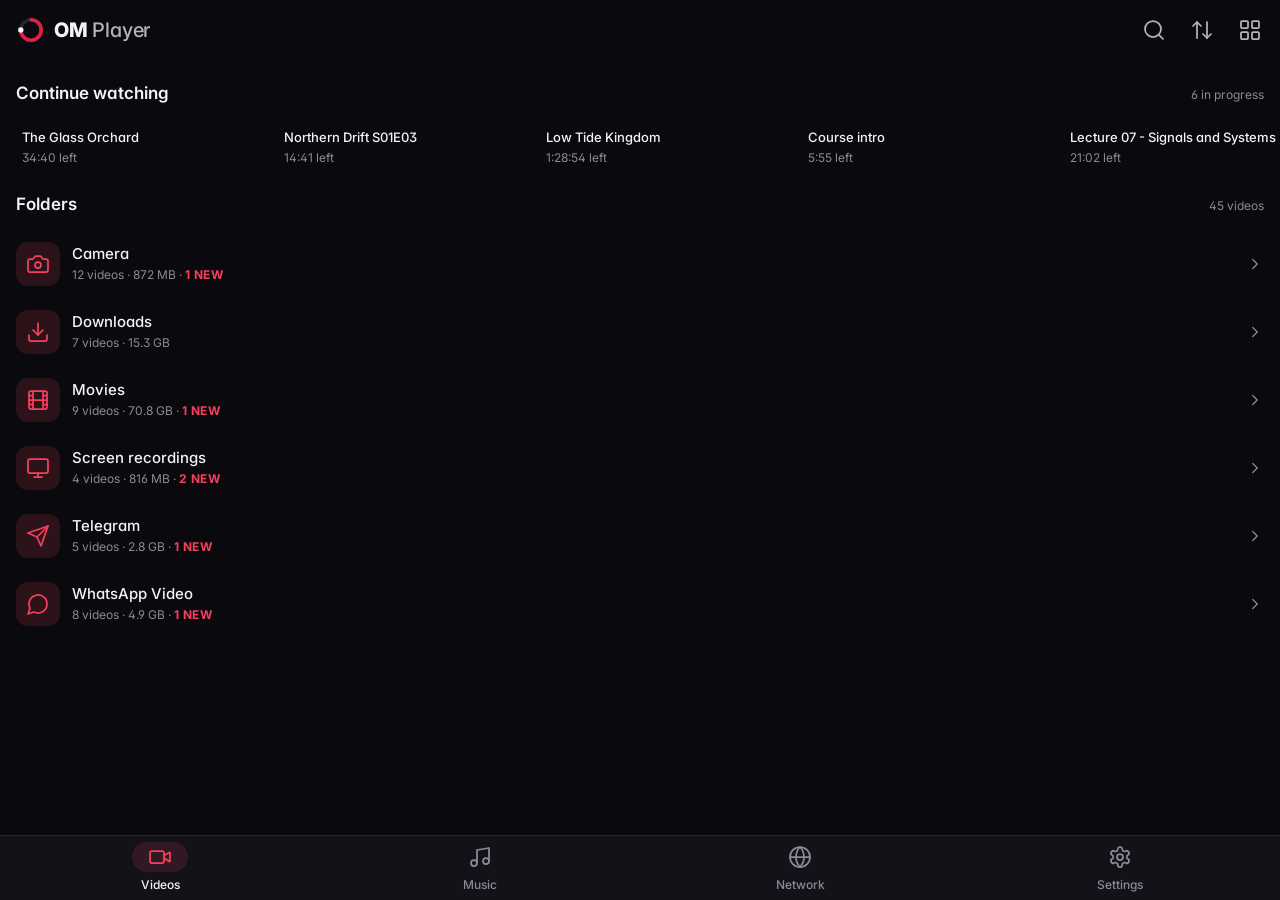
<file: prototype/mobile.html>
<!doctype html>
<html lang="en" data-theme="dark">
<head>
<meta charset="utf-8">
<meta name="viewport" content="width=device-width, initial-scale=1, viewport-fit=cover">
<meta name="color-scheme" content="dark light">
<title>OM Player Mobile</title>
<link rel="stylesheet" href="tokens.css">
<link rel="icon" type="image/svg+xml" href="data:image/svg+xml,%3Csvg xmlns=%27http://www.w3.org/2000/svg%27 viewBox=%270 0 100 100%27%3E%3Ccircle cx=%2750%27 cy=%2750%27 r=%2734%27 fill=%27none%27 stroke=%27%23E11D48%27 stroke-width=%2718%27 stroke-linecap=%27round%27 stroke-dasharray=%27160 214%27 transform=%27rotate(-90 50 50)%27/%3E%3Ccircle cx=%2716%27 cy=%2750%27 r=%2713%27 fill=%27%23F4F4F6%27/%3E%3C/svg%3E">
<style>
/* ---------- Base ---------- */
[hidden] { display: none !important; }
html, body { height: 100%; overflow: hidden; overscroll-behavior: none; }
body { -webkit-tap-highlight-color: transparent; touch-action: manipulation; }
h1, h2, h3, p { margin: 0; }
ul { list-style: none; margin: 0; padding: 0; }
input { font: inherit; color: inherit; }
.sr-only { position: absolute; width: 1px; height: 1px; overflow: hidden; clip: rect(0 0 0 0); white-space: nowrap; }
svg.i { width: 24px; height: 24px; flex: none; fill: none; stroke: currentColor; stroke-width: 1.75; stroke-linecap: round; stroke-linejoin: round; }
svg.i-sm { width: 18px; height: 18px; }
svg.i-lg { width: 32px; height: 32px; }
.instant, .instant * { transition: none !important; animation: none !important; }
.sheet:focus, .player:focus { outline: none; }
.mono { font-family: var(--font-mono); }

/* ---------- App shell ---------- */
#app { position: fixed; inset: 0; display: flex; flex-direction: column; background: var(--bg); }
#screens { position: relative; flex: 1; min-height: 0; overflow: hidden; }
.screen { position: absolute; inset: 0; overflow-x: hidden; overflow-y: auto; background: var(--bg); padding-bottom: var(--s-6); overscroll-behavior: contain; }
.screen[hidden] { display: none; }
.screen.push { position: fixed; z-index: 20; padding-bottom: calc(var(--s-6) + env(safe-area-inset-bottom)); box-shadow: var(--shadow-3); }

.appbar { position: sticky; top: 0; z-index: 4; display: flex; align-items: center; gap: var(--s-1);
  min-height: calc(60px + env(safe-area-inset-top));
  padding: calc(env(safe-area-inset-top) + var(--s-2)) max(var(--s-2), env(safe-area-inset-right)) var(--s-2) max(var(--s-4), env(safe-area-inset-left));
  background: var(--bg); border-bottom: 1px solid transparent; transition: border-color var(--dur-fast) ease; }
.appbar.scrolled { border-bottom-color: var(--hairline); }
.appbar.with-back { padding-left: max(var(--s-1), env(safe-area-inset-left)); }
.appbar h1 { font-size: var(--fs-lg); font-weight: 600; letter-spacing: -0.01em; }
.bar-title { flex: 1; min-width: 0; }
.bar-title h1 { white-space: nowrap; overflow: hidden; text-overflow: ellipsis; }
.bar-title p { font-size: var(--fs-xs); color: var(--text-3); }
.wordmark { display: flex; align-items: center; gap: var(--s-2); margin-right: auto; font-size: var(--fs-lg); font-weight: 700; letter-spacing: -0.02em; }
.wordmark b { font-weight: 800; }
.wordmark span { color: var(--text-2); font-weight: 500; }
.wordmark .om-mark { width: 30px; height: 30px; }

.icon-btn { width: var(--tap); height: var(--tap); flex: none; display: grid; place-items: center; border-radius: var(--r-full); color: var(--text-2); }
.icon-btn[aria-expanded="true"], .icon-btn.on { color: var(--text); background: var(--surface-2); }

.search-field { flex: 1; display: flex; align-items: center; gap: var(--s-1); min-width: 0; }
.search-field input { flex: 1; min-width: 0; height: var(--tap); border: 0; background: var(--surface-2); border-radius: var(--r-full); padding: 0 var(--s-4); outline: none; }
.search-field input:focus-visible { box-shadow: 0 0 0 2px var(--ring); }
.search-field input::placeholder { color: var(--text-3); }

.sec-h { display: flex; align-items: baseline; justify-content: space-between; gap: var(--s-2); padding: var(--s-5) var(--s-4) var(--s-3); }
.sec-h h2 { font-size: var(--fs-md); font-weight: 600; }
.sec-h .meta { font-size: var(--fs-xs); }
.meta { font-size: var(--fs-xs); color: var(--text-3); }
.lede { padding: 0 var(--s-4); color: var(--text-2); font-size: var(--fs-sm); }

/* Stagger entrance (40ms) */
.stagger > * { animation: rise var(--dur-base) var(--ease-out) both; animation-delay: calc(min(var(--i, 0), 12) * 40ms); }
@keyframes rise { from { opacity: 0; transform: translateY(8px); } }

/* ---------- Thumbnails ---------- */
.thumb { position: relative; display: block; aspect-ratio: 16 / 9; border-radius: var(--r-md); overflow: hidden; background: var(--surface-2); }
.thumb .art { position: absolute; inset: 0; }
.chip-dur { position: absolute; right: 6px; bottom: 8px; padding: 2px 6px; border-radius: 6px; background: var(--scrim); color: var(--on-video); font: 500 var(--fs-xs)/1.4 var(--font-mono); }
.prog { position: absolute; left: 0; right: 0; bottom: 0; height: 3px; background: var(--scrim); }
.prog i { display: block; height: 100%; background: var(--primary); transform-origin: left; }

/* Continue watching */
.cw-row { display: flex; gap: var(--s-3); overflow-x: auto; padding: 0 var(--s-4) var(--s-1); scroll-snap-type: x mandatory; scroll-padding: 0 var(--s-4); scrollbar-width: none; }
.cw-row::-webkit-scrollbar { display: none; }
.cw-row > li { flex: 0 0 min(62vw, 250px); scroll-snap-align: start; }
.cw-card { display: flex; flex-direction: column; gap: var(--s-2); width: 100%; text-align: left; border-radius: var(--r-md); }
.cw-card .t { font-size: var(--fs-sm); font-weight: 500; white-space: nowrap; overflow: hidden; text-overflow: ellipsis; display: block; }
.cw-card .meta { display: block; margin-top: -6px; }

/* Folders */
.folders.list .folder { display: flex; align-items: center; gap: var(--s-3); width: 100%; min-height: 68px; padding: var(--s-2) var(--s-4); text-align: left; }
.folders.list .mosaic { display: none; }
.folders.grid { display: grid; grid-template-columns: repeat(2, minmax(0, 1fr)); gap: var(--s-3); padding: 0 var(--s-4); }
.folders.grid .folder { display: flex; flex-direction: column; align-items: stretch; gap: var(--s-2); width: 100%; padding: var(--s-2); text-align: left; background: var(--surface-1); border: 1px solid var(--hairline); border-radius: var(--r-lg); }
.folders.grid .ftile, .folders.grid .chev { display: none; }
.mosaic { position: relative; display: grid; grid-template-columns: 1fr 1fr; gap: 2px; aspect-ratio: 16 / 10; border-radius: var(--r-md); overflow: hidden; background: var(--surface-2); }
.mosaic span { display: block; }
.mosaic .fi { position: absolute; left: 6px; bottom: 6px; width: 30px; height: 30px; border-radius: var(--r-sm); background: var(--scrim); color: var(--on-video); display: grid; place-items: center; }
.mosaic .fi svg { width: 16px; height: 16px; }
.folders.grid .ftext { padding: 0 var(--s-1) var(--s-1); }
.ftile { width: var(--tap); height: var(--tap); flex: none; display: grid; place-items: center; border-radius: var(--r-md); background: var(--primary-soft); color: var(--primary-hover); }
.ftext { flex: 1; min-width: 0; display: flex; flex-direction: column; }
.fname { font-weight: 500; white-space: nowrap; overflow: hidden; text-overflow: ellipsis; }
.chev { color: var(--text-3); }

/* Video items */
.vlist.list .vitem { display: flex; align-items: center; gap: var(--s-1); padding: 0 var(--s-1) 0 var(--s-4); }
.vlist.list .vmain { flex: 1; min-width: 0; display: grid; grid-template-columns: min(38vw, 148px) minmax(0, 1fr); gap: var(--s-3); align-items: center; padding: var(--s-2) var(--s-1) var(--s-2) 0; text-align: left; border-radius: var(--r-md); }
.vlist.grid { display: grid; grid-template-columns: repeat(2, minmax(0, 1fr)); gap: var(--s-4) var(--s-3); padding: var(--s-1) var(--s-4); }
.vlist.grid .vitem { position: relative; }
.vlist.grid .vmain { display: flex; flex-direction: column; gap: var(--s-2); width: 100%; text-align: left; border-radius: var(--r-md); }
.vlist.grid .vtext { padding-right: 36px; }
.vlist.grid .vmore { position: absolute; right: -8px; bottom: -6px; }
.vtext { display: flex; flex-direction: column; gap: 2px; min-width: 0; }
.vtitle { display: -webkit-box; -webkit-line-clamp: 2; -webkit-box-orient: vertical; overflow: hidden; font-size: var(--fs-sm); font-weight: 500; line-height: 1.35; }
.newdot { display: inline-block; width: 8px; height: 8px; margin-right: 6px; border-radius: var(--r-full); background: var(--primary); vertical-align: 1px; }
.newtag { color: var(--primary-hover); font-weight: 700; letter-spacing: .04em; }
.empty { padding: var(--s-12) var(--s-6); text-align: center; color: var(--text-3); display: grid; justify-items: center; gap: var(--s-3); }
.empty svg { width: 40px; height: 40px; color: var(--text-3); }

/* ---------- Bottom nav ---------- */
.nav { flex: none; display: grid; grid-template-columns: repeat(4, 1fr); background: var(--surface-1); border-top: 1px solid var(--hairline); padding: 0 env(safe-area-inset-right) env(safe-area-inset-bottom) env(safe-area-inset-left); }
.nav button { min-height: 64px; display: flex; flex-direction: column; align-items: center; justify-content: center; gap: 4px; font-size: var(--fs-xs); font-weight: 500; color: var(--text-3); }
.nav .pill { position: relative; width: 56px; height: 30px; display: grid; place-items: center; border-radius: var(--r-full); }
.nav .pill::before { content: ''; position: absolute; inset: 0; border-radius: inherit; background: var(--primary-soft); opacity: 0; transform: scaleX(.5); transition: transform var(--dur-base) var(--ease-out), opacity var(--dur-fast) ease; }
.nav .pill svg { position: relative; }
.nav button[aria-current="page"] { color: var(--text); }
.nav button[aria-current="page"] .pill { color: var(--primary-hover); }
.nav button[aria-current="page"] .pill::before { opacity: 1; transform: none; }
.nav .pressable:hover { background: none; }

/* ---------- Buttons / controls ---------- */
.btn { min-height: var(--tap); padding: 0 var(--s-5); border-radius: var(--r-md); display: inline-flex; align-items: center; justify-content: center; gap: var(--s-2); font-weight: 600; }
.btn-primary { background: var(--primary); color: var(--on-primary); }
.btn-primary.pressable:hover { background: var(--primary-hover); }
.btn-ghost { background: var(--surface-2); color: var(--text); }
.btn-block { width: 100%; }
.chips { display: flex; gap: var(--s-2); flex-wrap: wrap; }
.chips.scroll { flex-wrap: nowrap; overflow-x: auto; scrollbar-width: none; margin: 0 calc(var(--s-4) * -1); padding: 0 var(--s-4); }
.chip { min-height: var(--tap); padding: 0 var(--s-4); border-radius: var(--r-full); background: var(--surface-2); color: var(--text-2); font-size: var(--fs-sm); font-weight: 500; white-space: nowrap; border: 1px solid var(--hairline); }
.chip[aria-checked="true"], .chip[aria-pressed="true"] { background: var(--primary-soft); color: var(--text); border-color: var(--primary); }

.seg { position: relative; display: grid; grid-auto-flow: column; grid-auto-columns: 1fr; padding: 3px; border-radius: var(--r-md); background: var(--surface-2); }
.seg::before { content: ''; position: absolute; top: 3px; bottom: 3px; left: 3px; width: calc((100% - 6px) / var(--n, 3)); border-radius: calc(var(--r-md) - 3px); background: var(--surface-3); box-shadow: var(--shadow-1); transform: translateX(calc(100% * var(--idx, 0))); transition: transform var(--dur-base) var(--ease-out); }
:root[data-theme="light"] .seg::before { background: var(--surface-1); }
.seg button { position: relative; min-height: var(--tap); border-radius: calc(var(--r-md) - 3px); font-size: var(--fs-sm); font-weight: 500; color: var(--text-2); }
.seg button[aria-checked="true"] { color: var(--text); font-weight: 600; }
.seg .pressable:hover { background: none; }

.tr { position: relative; flex: none; width: 40px; height: 24px; border-radius: var(--r-full); background: var(--surface-3); transition: background-color var(--dur-fast) ease; }
.tr::after { content: ''; position: absolute; top: 3px; left: 3px; width: 18px; height: 18px; border-radius: var(--r-full); background: var(--text-2); transition: transform var(--dur-base) var(--ease-out); }
[aria-checked="true"] > .tr { background: var(--primary); }
[aria-checked="true"] > .tr::after { transform: translateX(16px); background: var(--on-primary); }

/* ---------- Settings / rows ---------- */
.group-h { padding: var(--s-6) var(--s-5) var(--s-2); font-size: var(--fs-xs); font-weight: 600; letter-spacing: .06em; text-transform: uppercase; color: var(--text-3); }
.group { margin: 0 var(--s-4); background: var(--surface-1); border: 1px solid var(--hairline); border-radius: var(--r-lg); overflow: hidden; }
.row { display: flex; align-items: center; gap: var(--s-3); width: 100%; min-height: 60px; padding: var(--s-2) var(--s-4); text-align: left; }
.group > * + * { border-top: 1px solid var(--hairline); }
.row .lbl { flex: 1; min-width: 0; display: flex; flex-direction: column; }
.row .sub { font-size: var(--fs-xs); color: var(--text-3); }
.row .val { color: var(--text-2); font-size: var(--fs-sm); }
.row > svg:first-child { color: var(--text-2); }
.row.stack { flex-direction: column; align-items: stretch; gap: var(--s-3); padding: var(--s-3) var(--s-4) var(--s-4); }
.row.stack .lbl { flex-direction: row; align-items: center; gap: var(--s-3); }
.row.stack .lbl > div { display: flex; flex-direction: column; }
.group .pressable:hover { background-color: var(--surface-2); }

/* ---------- Network ---------- */
.card { margin: 0 var(--s-4); padding: var(--s-4); background: var(--surface-1); border: 1px solid var(--hairline); border-radius: var(--r-lg); display: grid; gap: var(--s-3); }
.field label { display: block; margin-bottom: var(--s-2); font-size: var(--fs-sm); font-weight: 500; color: var(--text-2); }
.input-wrap { position: relative; display: flex; align-items: center; }
.input-wrap > svg { position: absolute; left: var(--s-3); color: var(--text-3); pointer-events: none; }
.input { width: 100%; min-height: 52px; padding: 0 var(--s-3) 0 var(--s-10); background: var(--surface-2); border: 1px solid var(--hairline-strong); border-radius: var(--r-md); color: var(--text); outline: none; }
.input.plain { padding-left: var(--s-4); }
.input:focus-visible { border-color: var(--ring); box-shadow: 0 0 0 3px var(--primary-soft); }
.input::placeholder { color: var(--text-3); }
.input[aria-invalid="true"] { border-color: var(--danger); }
.help { margin-top: 6px; font-size: var(--fs-xs); color: var(--text-3); }
.help.err { color: var(--danger); }
:root[data-theme="light"] .help.err { color: var(--primary-hover); }
.btn-row { display: flex; gap: var(--s-2); }
.btn-row .btn { flex: 1; }
.hist .url { display: block; font: 500 var(--fs-sm)/1.4 var(--font-mono); white-space: nowrap; overflow: hidden; text-overflow: ellipsis; }
.hist li { display: flex; align-items: center; padding-right: var(--s-1); }
.hist .row { flex: 1; min-width: 0; }
.linkbtn { min-height: var(--tap); padding: 0 var(--s-2); color: var(--primary-hover); font-size: var(--fs-sm); font-weight: 600; border-radius: var(--r-sm); }

/* ---------- Menu ---------- */
.menu-bd { position: fixed; inset: 0; z-index: 79; }
.menu { position: fixed; z-index: 80; min-width: 224px; max-width: calc(100vw - 16px); padding: var(--s-1); background: var(--surface-2); border: 1px solid var(--hairline-strong); border-radius: var(--r-md); box-shadow: var(--shadow-3);
  opacity: 0; transform: scale(.95); transition: opacity 120ms ease, transform 120ms var(--ease-out); }
.menu.open { opacity: 1; transform: none; transition-duration: var(--dur-fast); }
.menu[hidden] { display: none; }
.mitem { display: flex; align-items: center; gap: var(--s-3); width: 100%; min-height: var(--tap); padding: 0 var(--s-3); border-radius: var(--r-sm); text-align: left; font-size: var(--fs-sm); }
.mitem > svg:first-child { color: var(--text-2); width: 20px; height: 20px; }
.mitem span { flex: 1; }
.mitem.danger, .mitem.danger > svg:first-child { color: var(--danger); }
:root[data-theme="light"] .mitem.danger, :root[data-theme="light"] .mitem.danger > svg:first-child { color: var(--primary-hover); }
.mitem .mcheck { color: var(--primary-hover); }
.msep { height: 1px; margin: var(--s-1) var(--s-2); background: var(--hairline); }
.mlabel { padding: var(--s-2) var(--s-3) var(--s-1); font-size: var(--fs-xs); font-weight: 600; color: var(--text-3); text-transform: uppercase; letter-spacing: .06em; }

/* ---------- Toast ---------- */
.toast { position: fixed; z-index: 95; left: 50%; bottom: calc(80px + env(safe-area-inset-bottom)); display: flex; align-items: center; gap: var(--s-3); max-width: min(420px, calc(100vw - 32px)); min-height: 48px; padding: var(--s-1) var(--s-2) var(--s-1) var(--s-4);
  background: var(--surface-3); color: var(--text); border-radius: var(--r-md); box-shadow: var(--shadow-2); font-size: var(--fs-sm);
  opacity: 0; transform: translate(-50%, 16px); pointer-events: none; transition: opacity 160ms ease, transform 160ms var(--ease-out); }
.toast.show { opacity: 1; transform: translate(-50%, 0); pointer-events: auto; transition-duration: var(--dur-base); }
.toast .msg { flex: 1; padding: var(--s-2) 0; }
.toast .linkbtn:empty { display: none; }

/* ---------- Sheets ---------- */
.sheet-layer { position: absolute; inset: 0; z-index: 60; visibility: hidden; pointer-events: none; }
#app-sheets { position: fixed; z-index: 70; }
.sheet-layer.active { visibility: visible; pointer-events: auto; }
.scrim { position: absolute; inset: 0; background: var(--scrim); opacity: 0; transition: opacity 200ms ease; }
.scrim.on { opacity: 1; transition-duration: var(--dur-sheet); }
.sheet { position: absolute; left: 0; right: 0; bottom: 0; margin: 0 auto; width: 100%; max-width: 560px; max-height: 88%; display: flex; flex-direction: column;
  background: var(--surface-1); color: var(--text); border-radius: var(--r-xl) var(--r-xl) 0 0; box-shadow: var(--shadow-3); padding-bottom: env(safe-area-inset-bottom);
  transform: translateY(105%); visibility: hidden; transition: transform 240ms var(--ease-drawer), visibility 0s linear 240ms; }
.sheet.open { transform: translateY(0); visibility: visible; transition: transform var(--dur-sheet) var(--ease-drawer), visibility 0s; }
.sheet.dragging { transition: none; }
.sheet-grab { flex: none; padding: var(--s-2) var(--s-2) var(--s-1) var(--s-5); touch-action: none; cursor: grab; user-select: none; }
.sheet.dragging .sheet-grab { cursor: grabbing; }
.handle { width: 36px; height: 4px; margin: 0 auto var(--s-1); border-radius: var(--r-full); background: var(--hairline-strong); }
.sheet-head { display: flex; align-items: center; gap: var(--s-2); }
.sheet-head h3 { flex: 1; font-size: var(--fs-md); font-weight: 600; }
.sheet-body { overflow-y: auto; overscroll-behavior: contain; padding: 0 var(--s-4) var(--s-5); }
.sheet-sec { padding-top: var(--s-4); }
.sheet-sec > h4 { margin: 0 0 var(--s-2); font-size: var(--fs-xs); font-weight: 600; letter-spacing: .06em; text-transform: uppercase; color: var(--text-3); }
.opts { display: grid; gap: 2px; }
.opt { display: flex; align-items: center; gap: var(--s-3); width: 100%; min-height: 56px; padding: var(--s-2) var(--s-3); border-radius: var(--r-md); text-align: left; }
.opt .lbl { flex: 1; min-width: 0; display: flex; flex-direction: column; }
.opt .sub { font-size: var(--fs-xs); color: var(--text-3); }
.opt .ck { color: var(--primary-hover); opacity: 0; transform: scale(.8); transition: opacity var(--dur-fast) ease, transform var(--dur-fast) var(--ease-out); }
.opt[aria-checked="true"] { background: var(--primary-soft); }
.opt[aria-checked="true"] .ck { opacity: 1; transform: none; }
.stepper { display: flex; align-items: center; gap: var(--s-2); }
.stepper .v { flex: 1; text-align: center; font: 600 var(--fs-md)/1 var(--font); font-variant-numeric: tabular-nums; }
.swatches { display: flex; gap: var(--s-2); }
.sw { width: var(--tap); height: var(--tap); border-radius: var(--r-full); display: grid; place-items: center; border: 2px solid transparent; }
.sw span { width: 28px; height: 28px; border-radius: var(--r-full); box-shadow: inset 0 0 0 1px var(--hairline-strong); }
.sw[aria-checked="true"] { border-color: var(--primary); }
.sub-preview { position: relative; display: grid; place-items: end center; height: 96px; padding-bottom: var(--s-3); border-radius: var(--r-md); overflow: hidden;
  background: linear-gradient(160deg, hsl(220 50% 30%), hsl(260 40% 14%)); }
.found { margin-top: var(--s-2); }
.spin { animation: spin 700ms linear infinite; }
@keyframes spin { to { transform: rotate(360deg); } }
.speed-read { display: flex; align-items: center; justify-content: space-between; gap: var(--s-3); padding: var(--s-2) 0 var(--s-3); }
.speed-read output { font: 700 var(--fs-2xl)/1 var(--font); font-variant-numeric: tabular-nums; letter-spacing: -0.02em; }
input[type="range"] { accent-color: var(--primary); }
.range-full { width: 100%; height: var(--tap); margin: 0; }
.range-ends { display: flex; justify-content: space-between; font-size: var(--fs-xs); color: var(--text-3); margin-top: -6px; }
.hint { margin-top: var(--s-3); font-size: var(--fs-xs); color: var(--text-3); }
.tiles { display: grid; grid-template-columns: repeat(2, minmax(0, 1fr)); gap: var(--s-2); }
.tile { display: flex; flex-direction: column; align-items: flex-start; gap: var(--s-2); min-height: 92px; padding: var(--s-3); border-radius: var(--r-lg); background: var(--surface-2); border: 1px solid var(--hairline); text-align: left; }
.tile > svg { color: var(--text-2); }
.tile .lbl { display: flex; flex-direction: column; width: 100%; }
.tile .lbl b { font-weight: 600; font-size: var(--fs-sm); }
.tile .lbl small { font-size: var(--fs-xs); color: var(--text-3); }
.tile[aria-checked="true"], .tile.on { border-color: var(--primary); background: var(--primary-soft); }
.tile[aria-checked="true"] > svg, .tile.on > svg { color: var(--primary-hover); }
.tile .top { display: flex; justify-content: space-between; width: 100%; align-items: center; }
.tile .top svg { color: var(--text-2); }
.tile.on .top > svg:first-child { color: var(--primary-hover); }
.eq-wrap { position: relative; margin-top: var(--s-3); padding: var(--s-2) 0; border-radius: var(--r-lg); background: var(--surface-2); }
.eq-wrap.off { opacity: .5; }
.eq-curve { position: absolute; inset: var(--s-8) var(--s-2) var(--s-10); width: calc(100% - var(--s-4)); height: calc(100% - var(--s-8) - var(--s-10)); pointer-events: none; }
.eq-curve path { fill: none; stroke: var(--primary); stroke-width: 2; stroke-linecap: round; opacity: .55; }
.eq-curve line { stroke: var(--hairline-strong); stroke-dasharray: 3 4; }
.bands { position: relative; display: grid; grid-template-columns: repeat(5, 1fr); }
.band { display: flex; flex-direction: column; align-items: center; gap: var(--s-1); font-size: var(--fs-xs); color: var(--text-3); }
.band b { color: var(--text); font-weight: 600; font-variant-numeric: tabular-nums; }
.band input { writing-mode: vertical-lr; direction: rtl; width: var(--tap); height: 132px; margin: 0; }
.kv { display: grid; grid-template-columns: auto 1fr; gap: var(--s-2) var(--s-4); font-size: var(--fs-sm); padding-top: var(--s-3); }
.kv dt { color: var(--text-3); }
.kv dd { margin: 0; text-align: right; word-break: break-word; }
.pin-dots { display: flex; justify-content: center; gap: var(--s-4); padding: var(--s-4) 0 var(--s-2); }
.pin-dots i { width: 14px; height: 14px; border-radius: var(--r-full); border: 2px solid var(--text-3); transition: transform var(--dur-fast) var(--ease-out); }
.pin-dots i.f { background: var(--text); border-color: var(--text); transform: scale(1.1); }
.pin-msg { text-align: center; font-size: var(--fs-sm); color: var(--text-2); min-height: 1.5em; }
.keypad { display: grid; grid-template-columns: repeat(3, 1fr); gap: var(--s-2); max-width: 300px; margin: var(--s-3) auto 0; }
.keypad button { min-height: 60px; border-radius: var(--r-lg); background: var(--surface-2); font-size: var(--fs-lg); font-weight: 500; display: grid; place-items: center; }
.keypad .blank { visibility: hidden; }
@keyframes shake { 20%, 60% { transform: translateX(-8px); } 40%, 80% { transform: translateX(8px); } }
.shake { animation: shake 280ms var(--ease-out); }
.keypad[aria-busy="true"] button { opacity: .6; }

/* ---------- Player ---------- */
.player { position: fixed; inset: 0; z-index: 50; background: var(--bg); color: var(--on-video); overflow: hidden; visibility: hidden; touch-action: none; user-select: none; -webkit-user-select: none; }
.player.open { visibility: visible; }
/* The player (and its PiP window and its sheets) always stays dark via the shared .scheme-dark scope (tokens.css). */
:root[data-theme="light"] .player .seg::before { background: var(--surface-3); }
.stage { position: absolute; left: 50%; top: 50%; width: var(--sw, 100vw); height: var(--sh, 100vh); overflow: hidden; background: var(--bg); transform: translate(-50%, -50%) rotate(var(--rot, 0deg));
  /* safe-area insets per stage edge (top/right/bottom/left) */
  --si-t: env(safe-area-inset-top); --si-r: env(safe-area-inset-right); --si-b: env(safe-area-inset-bottom); --si-l: env(safe-area-inset-left); }
/* Stage rotated 90deg clockwise: physical top -> stage left, right -> top, bottom -> right, left -> bottom */
.stage.rot { --si-t: env(safe-area-inset-right); --si-r: env(safe-area-inset-bottom); --si-b: env(safe-area-inset-left); --si-l: env(safe-area-inset-top); }
.stage .sheet { padding-bottom: var(--si-b); }
.vwrap { position: absolute; inset: 0; display: grid; place-items: center; overflow: hidden; }
#vcanvas { display: block; transition: transform var(--dur-base) var(--ease-out); }
#vcanvas.live { transition: none; }
.aart { position: absolute; inset: 0; display: none; place-content: center; justify-items: center; gap: var(--s-3); text-align: center; background: radial-gradient(circle at 50% 40%, hsl(340 45% 22%), hsl(260 30% 6%)); }
.player.audio .aart { display: grid; }
.disc { width: 132px; height: 132px; border-radius: var(--r-full); display: grid; place-items: center; background: var(--glass); box-shadow: var(--shadow-3); animation: spin 6s linear infinite; }
.player:not(.playing) .disc { animation-play-state: paused; }
.disc svg { width: 64px; height: 64px; }
.aart p { font-weight: 600; font-size: var(--fs-md); max-width: 80vw; }
.aart small { color: var(--on-video); opacity: .8; font-size: var(--fs-xs); }
.dim, .flash { position: absolute; inset: 0; pointer-events: none; opacity: 0; }
.dim { background: var(--bg); }
.flash { background: var(--on-video); }
.gesture { position: absolute; inset: 0; touch-action: none; }
.subline { position: absolute; left: 50%; bottom: 10%; max-width: 82%; transform: translateX(-50%); text-align: center; font-weight: 600; line-height: 1.3; pointer-events: none; transition: transform var(--dur-base) var(--ease-out); white-space: pre-line; }
.subline:empty { display: none; }
.stage.ui-on .subline { transform: translate(-50%, -84px); }
.subline[data-size="S"] { font-size: var(--fs-base); }
.subline[data-size="M"] { font-size: var(--fs-md); }
.subline[data-size="L"] { font-size: var(--fs-lg); }
.subline[data-size="XL"] { font-size: var(--fs-xl); }
.subline[data-color="white"] { color: var(--on-video); }
.subline[data-color="yellow"] { color: var(--warning); }
.subline[data-color="cyan"] { color: var(--accent); }
.subline[data-color="green"] { color: var(--success); }
.subline[data-bg="shadow"] { text-shadow: 0 1px 3px var(--bg), 0 0 8px var(--bg); }
.subline[data-bg="box"] { background: var(--scrim); padding: 2px 10px; border-radius: 6px; }
.sub-preview .subline { position: static; transform: none; max-width: 92%; }

.ripple { position: absolute; top: 0; bottom: 0; width: 38%; overflow: hidden; display: grid; place-items: center; pointer-events: none; opacity: 0; transition: opacity 200ms ease; background: var(--hairline); }
.ripple.l { left: 0; border-radius: 0 50% 50% 0 / 0 50% 50% 0; }
.ripple.r { right: 0; border-radius: 50% 0 0 50% / 50% 0 0 50%; }
.ripple.show { opacity: 1; transition-duration: 80ms; }
.ripple .rc { position: absolute; width: 220px; height: 220px; margin: -110px 0 0 -110px; border-radius: var(--r-full); background: var(--hairline-strong); opacity: 0; }
.ripple .rl { position: relative; display: grid; justify-items: center; gap: 2px; font-weight: 600; font-size: var(--fs-sm); }

.pill-ui { background: var(--glass); -webkit-backdrop-filter: blur(16px); backdrop-filter: blur(16px); border-radius: var(--r-full); box-shadow: var(--shadow-2); }
.hud { position: absolute; top: 16%; left: 50%; display: flex; align-items: center; gap: var(--s-3); padding: var(--s-2) var(--s-4); opacity: 0; transform: translate(-50%, -6px); transition: opacity 160ms ease, transform 160ms var(--ease-out); pointer-events: none; }
.hud.show { opacity: 1; transform: translate(-50%, 0); transition-duration: var(--dur-fast); }
.hud-bar { width: 112px; height: 4px; border-radius: var(--r-full); background: var(--hairline-strong); overflow: hidden; }
.hud-bar i { display: block; height: 100%; background: var(--on-video); transform-origin: left; }
.hud.seek .hud-bar { display: none; }
.hud-txt { display: flex; align-items: baseline; gap: var(--s-2); font-variant-numeric: tabular-nums; white-space: nowrap; }
.hud-txt b { font-size: var(--fs-md); font-weight: 700; }
.hud-txt small { font-size: var(--fs-sm); opacity: .85; }
.badge2x { position: absolute; top: var(--s-5); left: 50%; display: flex; align-items: center; gap: var(--s-2); padding: 6px var(--s-4); font-weight: 600; font-size: var(--fs-sm); opacity: 0; transform: translate(-50%, -8px); transition: opacity 140ms ease, transform 140ms var(--ease-out); pointer-events: none; }
.badge2x.show { opacity: 1; transform: translate(-50%, 0); transition-duration: var(--dur-fast); }
.vtoast { position: absolute; top: 50%; left: 50%; padding: var(--s-2) var(--s-5); font-weight: 600; font-size: var(--fs-md); max-width: 86%; text-align: center; border-radius: var(--r-lg); opacity: 0; transform: translate(-50%, -50%) scale(.96); transition: opacity 160ms ease, transform 160ms var(--ease-out); pointer-events: none; }
.vtoast.show { opacity: 1; transform: translate(-50%, -50%); transition-duration: var(--dur-fast); }

.controls { position: absolute; inset: 0; pointer-events: none; opacity: 0; transition: opacity 200ms ease; }
.controls.show { opacity: 1; transition-duration: var(--dur-fast); }
.controls.show button, .controls.show .seek { pointer-events: auto; }
.controls .icon-btn { color: var(--on-video); }
.controls .pressable:hover { background-color: var(--hairline-strong); }
.ptop { position: absolute; top: 0; left: 0; right: 0; display: flex; align-items: center; gap: var(--s-1); padding: max(var(--s-2), var(--si-t)) max(var(--s-3), var(--si-r)) var(--s-10) max(var(--s-3), var(--si-l)); background: linear-gradient(to bottom, var(--scrim), transparent); }
.ptitle { flex: 1; min-width: 0; padding: 0 var(--s-1); text-shadow: var(--shadow-1); }
.ptitle h2 { font-size: var(--fs-base); font-weight: 600; white-space: nowrap; overflow: hidden; text-overflow: ellipsis; }
.ptitle p { font-size: var(--fs-xs); opacity: .85; white-space: nowrap; overflow: hidden; text-overflow: ellipsis; }
.pcenter { position: absolute; left: 50%; top: 50%; transform: translate(-50%, -50%); }
.bigplay { width: 72px; height: 72px; border-radius: var(--r-full); display: grid; place-items: center; color: var(--on-video); }
.bigplay svg { width: 32px; height: 32px; fill: currentColor; }
.pbottom { position: absolute; left: 0; right: 0; bottom: 0; padding: var(--s-12) max(var(--s-3), var(--si-r)) max(var(--s-2), var(--si-b)) max(var(--s-3), var(--si-l)); background: linear-gradient(to top, var(--scrim), transparent); }
.seekrow { display: flex; align-items: center; gap: var(--s-3); padding: 0 var(--s-2); }
.tc { font: 500 var(--fs-xs)/1 var(--font-mono); min-width: 4.2ch; text-shadow: var(--shadow-1); }
.tc:last-child { text-align: right; }
.seek { position: relative; flex: 1; height: var(--tap); display: flex; align-items: center; }
.track { position: absolute; left: 0; right: 0; top: 50%; height: 4px; margin-top: -2px; border-radius: var(--r-full); background: var(--hairline-strong); overflow: hidden; }
.buf, .played { position: absolute; inset: 0; transform-origin: left; }
.buf { background: var(--hairline-strong); transform: scaleX(var(--b, 0)); }
.played { background: var(--primary); transform: scaleX(var(--p, 0)); }
.ticks i { position: absolute; top: 50%; width: 3px; height: 6px; margin: -3px 0 0 -1.5px; background: var(--scrim); }
.ab-range { position: absolute; top: 50%; height: 8px; margin-top: -4px; border-radius: 2px; background: var(--primary-soft); box-shadow: inset 0 0 0 1px var(--primary); }
.ab-mark { position: absolute; top: 2px; transform: translateX(-50%); font: 600 10px/1 var(--font); color: var(--on-video); }
.knob-rail { position: absolute; inset: 0; pointer-events: none; transform: translateX(calc(var(--p, 0) * 100%)); }
.knob { position: absolute; left: 0; top: 50%; width: 14px; height: 14px; margin: -7px 0 0 -7px; border-radius: var(--r-full); background: var(--primary); box-shadow: var(--shadow-1); transition: transform var(--dur-fast) var(--ease-out); }
.seek.drag .knob { transform: scale(1.3); }
.seek input { position: absolute; inset: 0; width: 100%; height: 100%; margin: 0; opacity: 0; cursor: pointer; }
.seek:has(input:focus-visible) .track { outline: 2px solid var(--ring); outline-offset: 4px; }
.prev-rail { position: absolute; left: 0; right: 0; bottom: calc(100% + 4px); height: 0; pointer-events: none; transform: translateX(calc(var(--pv, 0) * 100%)); }
.preview { position: absolute; bottom: 0; left: -80px; width: 160px; display: grid; justify-items: center; gap: 4px; opacity: 0; transform: translateY(6px) scale(.96); transform-origin: bottom center; transition: opacity 140ms ease, transform 140ms var(--ease-out); }
.preview.show { opacity: 1; transform: none; transition-duration: var(--dur-fast); }
.preview canvas { width: 160px; height: 90px; border-radius: var(--r-sm); box-shadow: var(--shadow-2); outline: 2px solid var(--on-video); }
.preview span { font: 600 var(--fs-xs)/1 var(--font-mono); padding: 4px 8px; }
.brow { display: flex; align-items: center; gap: 2px; }
.brow .sp { flex: 1; }
.speed-btn { width: auto !important; min-width: var(--tap); padding: 0 var(--s-2); font-size: var(--fs-sm); font-weight: 700; font-variant-numeric: tabular-nums; border-radius: var(--r-full) !important; }
.speed-btn.on { color: var(--warning) !important; }
.unlock { position: absolute; top: 50%; left: max(var(--s-6), var(--si-l)); width: 56px; height: 56px; margin-top: -28px; display: grid; place-items: center; color: var(--on-video); opacity: 0; pointer-events: none; transform: scale(.95); transition: opacity 160ms ease, transform 160ms var(--ease-out); }
.unlock.show { opacity: 1; transform: none; pointer-events: auto; }
.stage.locked .controls { display: none; }

/* PiP */
.pip-ui { display: none; position: absolute; top: 0; right: 0; z-index: 3; }
.pip-ui .icon-btn { color: var(--on-video); }
.player.pip { inset: auto; right: var(--s-3); bottom: calc(80px + env(safe-area-inset-bottom)); width: 208px; height: 117px; border-radius: var(--r-md); box-shadow: var(--shadow-3); }
.player.pip .pip-ui { display: flex; }
.player.pip .controls, .player.pip .subline, .player.pip .sheet-layer, .player.pip .hud { display: none; }
.player.pip .aart .disc { width: 56px; height: 56px; }
.player.pip .aart .disc svg { width: 28px; height: 28px; }
.player.pip .aart p, .player.pip .aart small { display: none; }

@media (prefers-reduced-motion: reduce) {
  .stagger > * { animation: none; }
  .disc { animation: none; }
}
</style>
</head>
<body>

<div id="app">
  <main id="screens">
    <!-- Library -->
    <section class="screen" id="scr-videos" aria-label="Videos">
      <header class="appbar" id="lib-bar">
        <div class="wordmark" id="wm"><svg class="om-mark" viewBox="0 0 100 100" aria-hidden="true"><circle class="trk" cx="50" cy="50" r="34"/><circle class="arc" cx="50" cy="50" r="34" transform="rotate(-90 50 50)"/><circle class="dot" cx="16" cy="50" r="9"/></svg><h1><b>OM</b> <span>Player</span></h1></div>
        <div class="search-field" id="search-field" hidden>
          <button class="icon-btn pressable" id="search-close" aria-label="Close search"><i data-icon="arrow-left"></i></button>
          <input id="search-input" type="search" placeholder="Search videos" aria-label="Search videos" autocomplete="off" enterkeyhint="search">
        </div>
        <button class="icon-btn pressable" id="search-btn" aria-label="Search"><i data-icon="search"></i></button>
        <button class="icon-btn pressable" id="sort-btn" aria-label="Sort" aria-haspopup="menu" aria-expanded="false"><i data-icon="sort"></i></button>
        <button class="icon-btn pressable view-toggle" aria-label="Switch to grid view"><i data-icon="grid"></i></button>
      </header>
      <div id="lib-home">
        <section id="cw-sec" aria-labelledby="cw-h">
          <div class="sec-h"><h2 id="cw-h">Continue watching</h2><span class="meta" id="cw-count"></span></div>
          <ul class="cw-row" id="cw-row"></ul>
        </section>
        <section aria-labelledby="f-h">
          <div class="sec-h"><h2 id="f-h">Folders</h2><span class="meta" id="f-total"></span></div>
          <ul class="folders list" id="folders"></ul>
        </section>
      </div>
      <section id="lib-results" hidden aria-label="Search results">
        <div class="sec-h"><h2>Results</h2><span class="meta" id="res-count" aria-live="polite"></span></div>
        <ul class="vlist list" id="results"></ul>
      </section>
    </section>

    <!-- Music -->
    <section class="screen" id="scr-music" aria-label="Music" hidden>
      <header class="appbar"><div class="bar-title"><h1>Music</h1></div></header>
      <p class="lede">Any video can play as audio. Background play keeps it going with the screen off.</p>
      <ul class="group" id="music-list" style="margin-top:var(--s-4)"></ul>
    </section>

    <!-- Network -->
    <section class="screen" id="scr-network" aria-label="Network stream" hidden>
      <header class="appbar"><div class="bar-title"><h1>Network stream</h1></div></header>
      <form class="card" id="net-form" novalidate>
        <div class="field">
          <label for="net-url">Stream URL</label>
          <div class="input-wrap"><i data-icon="link"></i><input class="input" id="net-url" type="url" inputmode="url" autocomplete="off" spellcheck="false" placeholder="https://example.com/live.m3u8" aria-describedby="net-help"></div>
          <p class="help" id="net-help">HTTP, HLS (.m3u8), DASH (.mpd), RTSP and RTMP</p>
        </div>
        <div class="btn-row">
          <button type="button" class="btn btn-ghost pressable" id="net-paste"><i data-icon="clipboard" class="i-sm"></i>Paste</button>
          <button type="submit" class="btn btn-primary pressable"><i data-icon="play" class="i-sm"></i>Play</button>
        </div>
      </form>
      <div class="sec-h"><h2 id="hist-h">Recent</h2><button class="linkbtn pressable" id="hist-clear">Clear all</button></div>
      <ul class="group hist" id="hist" aria-labelledby="hist-h"></ul>
    </section>

    <!-- Settings -->
    <section class="screen" id="scr-settings" aria-label="Settings" hidden>
      <header class="appbar"><div class="bar-title"><h1>Settings</h1></div></header>

      <h2 class="group-h">Playback</h2>
      <div class="group">
        <div class="row stack">
          <div class="lbl"><i data-icon="cpu"></i><div><span id="dec-l">Decoder</span><span class="sub" id="dec-desc"></span></div></div>
          <div class="seg" role="radiogroup" aria-labelledby="dec-l" data-seg="decoder"><button role="radio" data-v="HW">HW</button><button role="radio" data-v="HW+">HW+</button><button role="radio" data-v="SW">SW</button></div>
        </div>
        <button class="row pressable" role="switch" data-switch="resume"><i data-icon="history"></i><span class="lbl">Resume where you left off<span class="sub">Remembers position per file</span></span><span class="tr"></span></button>
        <button class="row pressable" role="switch" data-switch="bgPlay"><i data-icon="headphones"></i><span class="lbl">Background play<span class="sub">Keep audio playing when you leave the app</span></span><span class="tr"></span></button>
      </div>

      <h2 class="group-h">Gestures</h2>
      <div class="group">
        <button class="row pressable" role="switch" data-switch="gestures.brightness"><i data-icon="sun"></i><span class="lbl">Brightness<span class="sub">Swipe up or down on the left half</span></span><span class="tr"></span></button>
        <button class="row pressable" role="switch" data-switch="gestures.volume"><i data-icon="volume"></i><span class="lbl">Volume<span class="sub">Swipe up or down on the right half</span></span><span class="tr"></span></button>
        <button class="row pressable" role="switch" data-switch="gestures.seek"><i data-icon="move-h"></i><span class="lbl">Swipe to seek<span class="sub">Drag sideways with a preview</span></span><span class="tr"></span></button>
        <button class="row pressable" role="switch" data-switch="gestures.doubletap"><i data-icon="rewind"></i><span class="lbl">Double-tap to skip<span class="sub">10 seconds per tap</span></span><span class="tr"></span></button>
        <button class="row pressable" role="switch" data-switch="gestures.pinch"><i data-icon="zoom"></i><span class="lbl">Pinch to zoom<span class="sub">Fit, Fill, Crop, 100%</span></span><span class="tr"></span></button>
        <button class="row pressable" role="switch" data-switch="gestures.longpress"><i data-icon="ff"></i><span class="lbl">Hold for 2x speed<span class="sub">Release to return</span></span><span class="tr"></span></button>
      </div>

      <h2 class="group-h">Subtitles</h2>
      <div class="group">
        <div class="row stack">
          <div class="lbl"><i data-icon="type"></i><div><span id="sd-l">Default text size</span></div></div>
          <div class="seg" role="radiogroup" aria-labelledby="sd-l" data-seg="subDef.size"><button role="radio" data-v="S">S</button><button role="radio" data-v="M">M</button><button role="radio" data-v="L">L</button><button role="radio" data-v="XL">XL</button></div>
        </div>
        <button class="row pressable" id="lang-row"><i data-icon="globe"></i><span class="lbl">Preferred language<span class="sub">Picked first when a file has several</span></span><span class="val" id="lang-val"></span><i data-icon="chevron-right" class="i-sm chev"></i></button>
      </div>

      <h2 class="group-h">Appearance</h2>
      <div class="group">
        <div class="row stack">
          <div class="lbl"><i data-icon="moon"></i><div><span id="th-l">Theme</span><span class="sub">The player always stays dark</span></div></div>
          <div class="seg" role="radiogroup" aria-labelledby="th-l" data-seg="theme"><button role="radio" data-v="dark">Dark</button><button role="radio" data-v="light">Light</button><button role="radio" data-v="system">System</button></div>
        </div>
      </div>

      <h2 class="group-h">Privacy</h2>
      <div class="group">
        <button class="row pressable" id="priv-open"><i data-icon="shield"></i><span class="lbl">Privacy folder<span class="sub" id="priv-sub"></span></span><i data-icon="chevron-right" class="i-sm chev"></i></button>
        <button class="row pressable" role="switch" id="pin-switch"><i data-icon="lock"></i><span class="lbl">Protect with PIN<span class="sub" id="pin-sub">Ask for a 4-digit PIN to open</span></span><span class="tr"></span></button>
      </div>
      <p class="meta" style="padding:var(--s-6) var(--s-5) 0;text-align:center">OM Player 0.1 · prototype · no ads, ever</p>
    </section>
  </main>

  <!-- Folder view (push) -->
  <section class="screen push" id="scr-folder" hidden aria-labelledby="folder-title">
    <header class="appbar with-back">
      <button class="icon-btn pressable" id="folder-back" aria-label="Back to library"><i data-icon="arrow-left"></i></button>
      <div class="bar-title"><h1 id="folder-title"></h1><p id="folder-sub"></p></div>
      <button class="icon-btn pressable" id="sort-btn-2" aria-label="Sort" aria-haspopup="menu" aria-expanded="false"><i data-icon="sort"></i></button>
      <button class="icon-btn pressable view-toggle" aria-label="Switch to grid view"><i data-icon="grid"></i></button>
    </header>
    <ul class="vlist list" id="vlist"></ul>
  </section>

  <nav class="nav" aria-label="Primary">
    <button class="pressable" data-tab="videos"><span class="pill"><i data-icon="video"></i></span>Videos</button>
    <button class="pressable" data-tab="music"><span class="pill"><i data-icon="music"></i></span>Music</button>
    <button class="pressable" data-tab="network"><span class="pill"><i data-icon="globe"></i></span>Network</button>
    <button class="pressable" data-tab="settings"><span class="pill"><i data-icon="settings"></i></span>Settings</button>
  </nav>
</div>

<!-- Library sheets -->
<div class="sheet-layer" id="app-sheets">
  <div class="scrim" data-close-sheet></div>
  <div class="sheet" data-sheet="info" role="dialog" aria-modal="true" aria-labelledby="info-h">
    <div class="sheet-grab"><div class="handle"></div><div class="sheet-head"><h3 id="info-h">Info</h3><button class="icon-btn pressable" data-close-sheet aria-label="Close"><i data-icon="x"></i></button></div></div>
    <div class="sheet-body"><dl class="kv" id="info-kv"></dl></div>
  </div>
  <div class="sheet" data-sheet="rename" role="dialog" aria-modal="true" aria-labelledby="ren-h">
    <div class="sheet-grab"><div class="handle"></div><div class="sheet-head"><h3 id="ren-h">Rename</h3><button class="icon-btn pressable" data-close-sheet aria-label="Close"><i data-icon="x"></i></button></div></div>
    <form class="sheet-body" id="ren-form">
      <div class="field sheet-sec"><label for="ren-input">File name</label><input class="input plain" id="ren-input" data-autofocus autocomplete="off" spellcheck="false"><p class="help" id="ren-help">Extension stays .mp4</p></div>
      <div class="btn-row" style="margin-top:var(--s-4)"><button type="button" class="btn btn-ghost pressable" data-close-sheet>Cancel</button><button type="submit" class="btn btn-primary pressable">Save</button></div>
    </form>
  </div>
  <div class="sheet" data-sheet="pin" role="dialog" aria-modal="true" aria-labelledby="pin-h">
    <div class="sheet-grab"><div class="handle"></div><div class="sheet-head"><h3 id="pin-h">Enter PIN</h3><button class="icon-btn pressable" data-close-sheet aria-label="Close"><i data-icon="x"></i></button></div></div>
    <div class="sheet-body">
      <div class="pin-dots" id="pin-dots" aria-hidden="true"><i></i><i></i><i></i><i></i></div>
      <p class="pin-msg" id="pin-msg" role="status" aria-live="polite"></p>
      <p class="sr-only" id="pin-live" role="status" aria-live="polite"></p>
      <div class="keypad" id="keypad"></div>
    </div>
  </div>
  <div class="sheet" data-sheet="lang" role="dialog" aria-modal="true" aria-labelledby="lang-h">
    <div class="sheet-grab"><div class="handle"></div><div class="sheet-head"><h3 id="lang-h">Preferred language</h3><button class="icon-btn pressable" data-close-sheet aria-label="Close"><i data-icon="x"></i></button></div></div>
    <div class="sheet-body"><div class="opts" role="radiogroup" aria-labelledby="lang-h" id="lang-opts"></div></div>
  </div>
</div>

<!-- Player -->
<div class="player scheme-dark" id="player" role="dialog" aria-modal="true" aria-label="Video player">
  <div class="stage" id="stage">
    <div class="vwrap" id="vwrap">
      <canvas id="vcanvas" width="960" height="540" aria-hidden="true"></canvas>
      <div class="aart" aria-hidden="true"><div class="disc"><i data-icon="disc"></i></div><p id="aart-title"></p><small>Playing as audio</small></div>
    </div>
    <div class="dim" id="dim"></div>
    <p class="subline" id="subline"></p>
    <div class="gesture" id="gesture" aria-hidden="true"></div>
    <div class="ripple l" id="rip-l" aria-hidden="true"><span class="rc"></span><span class="rl"><i data-icon="rewind"></i><b>10s</b></span></div>
    <div class="ripple r" id="rip-r" aria-hidden="true"><span class="rc"></span><span class="rl"><i data-icon="ff"></i><b>10s</b></span></div>
    <div class="flash" id="flash"></div>
    <div class="hud pill-ui" id="hud" role="status"><span id="hud-ic"></span><span class="hud-bar"><i id="hud-fill"></i></span><span class="hud-txt"><b id="hud-b"></b><small id="hud-s"></small></span></div>
    <div class="badge2x pill-ui" id="badge2x" role="status"><i data-icon="ff" class="i-sm"></i>2x speed</div>
    <div class="vtoast pill-ui" id="vtoast" role="status"></div>

    <div class="controls" id="controls">
      <div class="ptop">
        <button class="icon-btn pressable" id="p-back" aria-label="Close player"><i data-icon="arrow-left"></i></button>
        <div class="ptitle"><h2 id="p-title"></h2><p id="p-sub"></p></div>
        <button class="icon-btn pressable" id="p-subs" aria-label="Subtitles" aria-haspopup="dialog"><i data-icon="captions"></i></button>
        <button class="icon-btn pressable" id="p-audio" aria-label="Audio tracks" aria-haspopup="dialog"><i data-icon="headphones"></i></button>
        <button class="icon-btn pressable" id="p-more" aria-label="More options" aria-haspopup="dialog"><i data-icon="more"></i></button>
      </div>
      <div class="pcenter"><button class="bigplay pill-ui pressable" id="p-play" aria-label="Pause"></button></div>
      <div class="pbottom">
        <div class="seekrow">
          <span class="tc" id="p-cur">0:00</span>
          <div class="seek" id="seek">
            <div class="track"><span class="buf"></span><span class="played"></span></div>
            <div class="ticks" id="p-ticks"></div>
            <div id="p-ab"></div>
            <div class="knob-rail"><span class="knob"></span></div>
            <div class="prev-rail"><div class="preview" id="preview"><canvas id="pcanvas" width="320" height="180"></canvas><span class="pill-ui" id="prev-time">0:00</span></div></div>
            <input type="range" id="p-range" min="0" max="100" step="1" value="0" aria-label="Seek">
          </div>
          <span class="tc" id="p-dur">0:00</span>
        </div>
        <div class="brow">
          <button class="icon-btn pressable" id="p-lock" aria-label="Lock controls"><i data-icon="lock"></i></button>
          <button class="icon-btn pressable" id="p-prev" aria-label="Previous video"><i data-icon="skip-back"></i></button>
          <button class="icon-btn pressable" id="p-next" aria-label="Next video"><i data-icon="skip-fwd"></i></button>
          <span class="sp"></span>
          <button class="icon-btn pressable" id="p-aspect" aria-label="Aspect ratio: Fit"><i data-icon="aspect"></i></button>
          <button class="icon-btn pressable speed-btn" id="p-speed" aria-label="Playback speed 1x" aria-haspopup="dialog">1x</button>
          <button class="icon-btn pressable" id="p-pip" aria-label="Picture in picture"><i data-icon="pip"></i></button>
          <button class="icon-btn pressable" id="p-rotate" aria-label="Rotate to portrait"><i data-icon="rotate"></i></button>
        </div>
      </div>
    </div>
    <button class="unlock pill-ui pressable" id="p-unlock" aria-label="Unlock controls"><i data-icon="unlock"></i></button>

    <!-- Player sheets -->
    <div class="sheet-layer" id="player-sheets">
      <div class="scrim" data-close-sheet></div>

      <div class="sheet" data-sheet="audio" role="dialog" aria-modal="true" aria-labelledby="au-h">
        <div class="sheet-grab"><div class="handle"></div><div class="sheet-head"><h3 id="au-h">Audio track</h3><button class="icon-btn pressable" data-close-sheet aria-label="Close"><i data-icon="x"></i></button></div></div>
        <div class="sheet-body"><div class="opts" role="radiogroup" aria-labelledby="au-h" id="audio-opts"></div></div>
      </div>

      <div class="sheet" data-sheet="subs" role="dialog" aria-modal="true" aria-labelledby="su-h">
        <div class="sheet-grab"><div class="handle"></div><div class="sheet-head"><h3 id="su-h">Subtitles</h3><button class="icon-btn pressable" data-close-sheet aria-label="Close"><i data-icon="x"></i></button></div></div>
        <div class="sheet-body">
          <div class="sheet-sec" style="padding-top:var(--s-1)"><h4 id="st-h">Track</h4><div class="opts" role="radiogroup" aria-labelledby="st-h" id="sub-opts"></div>
            <button class="btn btn-ghost btn-block pressable" id="sub-search" style="margin-top:var(--s-2)"><i data-icon="search" class="i-sm"></i><span>Search online</span></button>
            <div class="found opts" id="sub-found" aria-live="polite"></div>
          </div>
          <div class="sheet-sec"><h4>Style</h4>
            <div class="sub-preview"><p class="subline" id="sub-prev">Follow the harbor lights.</p></div>
            <p class="meta" id="ss-l" style="margin:var(--s-3) 0 var(--s-2)">Size</p>
            <div class="seg" role="radiogroup" aria-labelledby="ss-l" data-seg="p.subs.size"><button role="radio" data-v="S">S</button><button role="radio" data-v="M">M</button><button role="radio" data-v="L">L</button><button role="radio" data-v="XL">XL</button></div>
            <p class="meta" id="sc-l" style="margin:var(--s-3) 0 var(--s-2)">Colour</p>
            <div class="swatches" role="radiogroup" aria-labelledby="sc-l" id="swatches"></div>
            <p class="meta" id="sb-l" style="margin:var(--s-3) 0 var(--s-2)">Background</p>
            <div class="seg" role="radiogroup" aria-labelledby="sb-l" data-seg="p.subs.bg"><button role="radio" data-v="none">None</button><button role="radio" data-v="shadow">Shadow</button><button role="radio" data-v="box">Box</button></div>
          </div>
          <div class="sheet-sec"><h4 id="sy-h">Sync offset</h4>
            <div class="stepper" role="group" aria-labelledby="sy-h">
              <button class="icon-btn pressable" style="background:var(--surface-2)" id="sync-minus" aria-label="Show subtitles 50 milliseconds earlier"><i data-icon="minus"></i></button>
              <output class="v" id="sync-v" aria-live="polite">0 ms</output>
              <button class="icon-btn pressable" style="background:var(--surface-2)" id="sync-plus" aria-label="Show subtitles 50 milliseconds later"><i data-icon="plus"></i></button>
              <button class="linkbtn pressable" id="sync-reset">Reset</button>
            </div>
          </div>
        </div>
      </div>

      <div class="sheet" data-sheet="speed" role="dialog" aria-modal="true" aria-labelledby="sp-h">
        <div class="sheet-grab"><div class="handle"></div><div class="sheet-head"><h3 id="sp-h">Playback speed</h3><button class="icon-btn pressable" data-close-sheet aria-label="Close"><i data-icon="x"></i></button></div></div>
        <div class="sheet-body">
          <div class="speed-read">
            <button class="icon-btn pressable" style="background:var(--surface-2)" id="sp-minus" aria-label="Slower"><i data-icon="minus"></i></button>
            <output id="sp-out">1x</output>
            <button class="icon-btn pressable" style="background:var(--surface-2)" id="sp-plus" aria-label="Faster"><i data-icon="plus"></i></button>
          </div>
          <input class="range-full" type="range" id="sp-range" min="0.25" max="4" step="0.05" value="1" aria-label="Playback speed">
          <div class="range-ends"><span>0.25x</span><span>4x</span></div>
          <div class="chips" id="sp-chips" role="radiogroup" aria-label="Speed presets" style="margin-top:var(--s-4)"></div>
          <p class="hint">Tip: press and hold the video for 2x while held.</p>
        </div>
      </div>

      <div class="sheet" data-sheet="more" role="dialog" aria-modal="true" aria-labelledby="mo-h">
        <div class="sheet-grab"><div class="handle"></div><div class="sheet-head"><h3 id="mo-h">More</h3><button class="icon-btn pressable" data-close-sheet aria-label="Close"><i data-icon="x"></i></button></div></div>
        <div class="sheet-body">
          <div class="sheet-sec" style="padding-top:var(--s-1)"><h4 id="sl-h">Sleep timer <span id="sleep-left" class="tabular" style="text-transform:none;letter-spacing:0"></span></h4>
            <div class="chips scroll" role="radiogroup" aria-labelledby="sl-h" id="sleep-chips"></div>
          </div>
          <div class="sheet-sec"><h4>Tools</h4>
            <div class="tiles">
              <button class="tile pressable" id="t-ab"><i data-icon="repeat"></i><span class="lbl"><b>A-B repeat</b><small id="ab-state">Tap to set A</small></span></button>
              <button class="tile pressable" id="t-eq"><i data-icon="sliders"></i><span class="lbl"><b>Equalizer</b><small id="eq-state">Flat</small></span></button>
              <button class="tile pressable" role="switch" data-switch="bgPlay"><span class="top"><i data-icon="headphones"></i><span class="tr"></span></span><span class="lbl"><b>Background play</b><small>Audio continues off-screen</small></span></button>
              <button class="tile pressable" id="t-shot"><i data-icon="image"></i><span class="lbl"><b>Screenshot</b><small>Save current frame</small></span></button>
            </div>
          </div>
        </div>
      </div>

      <div class="sheet" data-sheet="eq" role="dialog" aria-modal="true" aria-labelledby="eq-h">
        <div class="sheet-grab"><div class="handle"></div><div class="sheet-head"><h3 id="eq-h">Equalizer</h3>
          <button class="icon-btn pressable" role="switch" data-switch="p.eq.on" aria-label="Equalizer enabled" style="width:56px"><span class="tr"></span></button>
          <button class="icon-btn pressable" data-close-sheet aria-label="Close"><i data-icon="x"></i></button></div></div>
        <div class="sheet-body">
          <div class="chips scroll" role="radiogroup" aria-label="Presets" id="eq-presets"></div>
          <div class="eq-wrap" id="eq-wrap">
            <svg class="eq-curve" viewBox="0 0 500 100" preserveAspectRatio="none" aria-hidden="true"><line x1="0" y1="50" x2="500" y2="50"/><path id="eq-path"/></svg>
            <div class="bands" id="bands"></div>
          </div>
        </div>
      </div>
    </div>
  </div>
  <div class="pip-ui">
    <button class="icon-btn pressable" id="pip-expand" aria-label="Expand player"><i data-icon="expand"></i></button>
    <button class="icon-btn pressable" id="pip-close" aria-label="Close player"><i data-icon="x"></i></button>
  </div>
</div>

<div class="menu-bd" id="menu-bd" hidden></div>
<div class="menu" id="menu" role="menu" hidden></div>
<div class="toast" id="toast" role="status" aria-live="polite"><span class="msg" id="toast-msg"></span><button class="linkbtn pressable" id="toast-act"></button></div>

<script>
(() => {
'use strict';

/* =========================================================
   Utilities
   ========================================================= */
const $ = (s, r = document) => r.querySelector(s);
const $$ = (s, r = document) => [...r.querySelectorAll(s)];
const clamp = (v, a, b) => Math.min(b, Math.max(a, v));
const esc = s => String(s).replace(/[&<>"']/g, c => ({ '&': '&amp;', '<': '&lt;', '>': '&gt;', '"': '&quot;', "'": '&#39;' }[c]));
const fmt = sec => {
  sec = Math.max(0, Math.floor(sec));
  const h = Math.floor(sec / 3600), m = Math.floor(sec % 3600 / 60), s = sec % 60;
  return (h ? h + ':' + String(m).padStart(2, '0') : m) + ':' + String(s).padStart(2, '0');
};
const fmtSize = mb => mb >= 1024 ? (mb / 1024).toFixed(1) + ' GB' : Math.round(mb) + ' MB';
const ago = t => { const m = Math.round((Date.now() - t) / 60000); if (m < 1) return 'just now'; if (m < 60) return m + ' min ago'; const h = Math.round(m / 60); if (h < 24) return h + ' h ago'; return Math.round(h / 24) + ' d ago'; };
const reduceMQ = matchMedia('(prefers-reduced-motion: reduce)');
const capture = (el, id) => { try { el.setPointerCapture(id); } catch {} };

// Keyboard-vs-pointer tracking: keyboard-initiated actions get no animation.
let kbd = false;
addEventListener('keydown', e => { if (!['Shift', 'Control', 'Alt', 'Meta'].includes(e.key)) kbd = true; }, true);
addEventListener('pointerdown', () => { kbd = false; }, true);
const noMotion = () => kbd || reduceMQ.matches;

const cssVar = n => getComputedStyle(document.documentElement).getPropertyValue(n).trim();
let EASE_OUT = 'ease-out', EASE_DRAWER = 'ease-out';
function anim(el, frames, duration, easing = EASE_OUT) {
  if (noMotion() || !el.animate) return null;
  const a = el.animate(frames, { duration, easing });
  // Throttled or backgrounded pages may never resolve `finished`; settle it on time anyway (unless cancelled)
  let cancelled = false;
  const cancel = a.cancel.bind(a);
  a.cancel = () => { cancelled = true; cancel(); };
  const finished = new Promise((res, rej) => {
    a.finished.then(res, rej);
    setTimeout(() => { if (!cancelled) res(a); }, duration + 100);
  });
  Object.defineProperty(a, 'finished', { value: finished });
  return a;
}

/* Icons (Lucide style: 24 viewBox, 1.75 stroke, round caps) */
const ICONS = {
  'play': '<path d="M6 4.5v15a1 1 0 0 0 1.5.86l12-7.5a1 1 0 0 0 0-1.72l-12-7.5A1 1 0 0 0 6 4.5z"/>',
  'pause': '<rect x="6" y="4" width="4" height="16" rx="1"/><rect x="14" y="4" width="4" height="16" rx="1"/>',
  'search': '<circle cx="11" cy="11" r="8"/><path d="m21 21-4.3-4.3"/>',
  'arrow-left': '<path d="m12 19-7-7 7-7"/><path d="M19 12H5"/>',
  'chevron-right': '<path d="m9 18 6-6-6-6"/>',
  'more': '<circle cx="12" cy="12" r="1"/><circle cx="12" cy="5" r="1"/><circle cx="12" cy="19" r="1"/>',
  'grid': '<rect width="7" height="7" x="3" y="3" rx="1"/><rect width="7" height="7" x="14" y="3" rx="1"/><rect width="7" height="7" x="14" y="14" rx="1"/><rect width="7" height="7" x="3" y="14" rx="1"/>',
  'list': '<path d="M3 6h.01M3 12h.01M3 18h.01M8 6h13M8 12h13M8 18h13"/>',
  'sort': '<path d="m21 16-4 4-4-4"/><path d="M17 20V4"/><path d="m3 8 4-4 4 4"/><path d="M7 4v16"/>',
  'camera': '<path d="M14.5 4h-5L7 7H4a2 2 0 0 0-2 2v9a2 2 0 0 0 2 2h16a2 2 0 0 0 2-2V9a2 2 0 0 0-2-2h-3l-2.5-3z"/><circle cx="12" cy="13" r="3"/>',
  'download': '<path d="M21 15v4a2 2 0 0 1-2 2H5a2 2 0 0 1-2-2v-4"/><path d="m7 10 5 5 5-5"/><path d="M12 15V3"/>',
  'film': '<rect width="18" height="18" x="3" y="3" rx="2"/><path d="M7 3v18M3 7.5h4M3 12h18M3 16.5h4M17 3v18M17 7.5h4M17 16.5h4"/>',
  'message': '<path d="M7.9 20A9 9 0 1 0 4 16.1L2 22Z"/>',
  'send': '<path d="m22 2-7 20-4-9-9-4Z"/><path d="M22 2 11 13"/>',
  'monitor': '<rect width="20" height="14" x="2" y="3" rx="2"/><path d="M8 21h8M12 17v4"/>',
  'video': '<path d="m16 13 5.22 3.48a.5.5 0 0 0 .78-.42V7.87a.5.5 0 0 0-.75-.43L16 10.5"/><rect x="2" y="6" width="14" height="12" rx="2"/>',
  'music': '<path d="M9 18V5l12-2v13"/><circle cx="6" cy="18" r="3"/><circle cx="18" cy="16" r="3"/>',
  'globe': '<circle cx="12" cy="12" r="10"/><path d="M12 2a14.5 14.5 0 0 0 0 20 14.5 14.5 0 0 0 0-20"/><path d="M2 12h20"/>',
  'settings': '<path d="M12.22 2h-.44a2 2 0 0 0-2 2v.18a2 2 0 0 1-1 1.73l-.43.25a2 2 0 0 1-2 0l-.15-.08a2 2 0 0 0-2.73.73l-.22.38a2 2 0 0 0 .73 2.73l.15.1a2 2 0 0 1 1 1.72v.51a2 2 0 0 1-1 1.74l-.15.09a2 2 0 0 0-.73 2.73l.22.38a2 2 0 0 0 2.73.73l.15-.08a2 2 0 0 1 2 0l.43.25a2 2 0 0 1 1 1.73V20a2 2 0 0 0 2 2h.44a2 2 0 0 0 2-2v-.18a2 2 0 0 1 1-1.73l.43-.25a2 2 0 0 1 2 0l.15.08a2 2 0 0 0 2.73-.73l.22-.39a2 2 0 0 0-.73-2.73l-.15-.08a2 2 0 0 1-1-1.74v-.5a2 2 0 0 1 1-1.74l.15-.09a2 2 0 0 0 .73-2.73l-.22-.38a2 2 0 0 0-2.73-.73l-.15.08a2 2 0 0 1-2 0l-.43-.25a2 2 0 0 1-1-1.73V4a2 2 0 0 0-2-2z"/><circle cx="12" cy="12" r="3"/>',
  'captions': '<rect width="18" height="14" x="3" y="5" rx="2"/><path d="M7 15h4M15 15h2M7 11h2M13 11h4"/>',
  'headphones': '<path d="M3 14h3a2 2 0 0 1 2 2v3a2 2 0 0 1-2 2H5a2 2 0 0 1-2-2v-7a9 9 0 0 1 18 0v7a2 2 0 0 1-2 2h-1a2 2 0 0 1-2-2v-3a2 2 0 0 1 2-2h3"/>',
  'lock': '<rect width="18" height="11" x="3" y="11" rx="2"/><path d="M7 11V7a5 5 0 0 1 10 0v4"/>',
  'unlock': '<rect width="18" height="11" x="3" y="11" rx="2"/><path d="M7 11V7a5 5 0 0 1 9.9-1"/>',
  'skip-back': '<path d="M19 20 9 12l10-8v16z"/><path d="M5 19V5"/>',
  'skip-fwd': '<path d="m5 4 10 8-10 8V4z"/><path d="M19 5v14"/>',
  'aspect': '<rect width="20" height="14" x="2" y="5" rx="2"/><path d="M6 12V9h3M18 12v3h-3"/>',
  'pip': '<path d="M21 9V6a2 2 0 0 0-2-2H4a2 2 0 0 0-2 2v10a2 2 0 0 0 2 2h4"/><rect width="10" height="7" x="12" y="13" rx="2"/>',
  'rotate': '<path d="M21 12a9 9 0 1 1-9-9c2.52 0 4.93 1 6.74 2.74L21 8"/><path d="M21 3v5h-5"/>',
  'sun': '<circle cx="12" cy="12" r="4"/><path d="M12 2v2M12 20v2M4.93 4.93l1.41 1.41M17.66 17.66l1.41 1.41M2 12h2M20 12h2M6.34 17.66l-1.41 1.41M19.07 4.93l-1.41 1.41"/>',
  'volume': '<path d="M11 5 6 9H2v6h4l5 4V5z"/><path d="M15.54 8.46a5 5 0 0 1 0 7.07"/><path d="M19.07 4.93a10 10 0 0 1 0 14.14"/>',
  'volume-x': '<path d="M11 5 6 9H2v6h4l5 4V5z"/><path d="m22 9-6 6M16 9l6 6"/>',
  'x': '<path d="M18 6 6 18M6 6l12 12"/>',
  'check': '<path d="M20 6 9 17l-5-5"/>',
  'minus': '<path d="M5 12h14"/>',
  'plus': '<path d="M5 12h14M12 5v14"/>',
  'repeat': '<path d="m17 2 4 4-4 4"/><path d="M3 11v-1a4 4 0 0 1 4-4h14"/><path d="m7 22-4-4 4-4"/><path d="M21 13v1a4 4 0 0 1-4 4H3"/>',
  'sliders': '<path d="M4 21v-7M4 10V3M12 21v-9M12 8V3M20 21v-5M20 12V3M2 14h4M10 8h4M18 16h4"/>',
  'image': '<rect width="18" height="18" x="3" y="3" rx="2"/><circle cx="9" cy="9" r="2"/><path d="m21 15-3.09-3.09a2 2 0 0 0-2.82 0L6 21"/>',
  'info': '<circle cx="12" cy="12" r="10"/><path d="M12 16v-4M12 8h.01"/>',
  'pencil': '<path d="M21.17 6.81a1 1 0 0 0-3.99-3.99L3.84 16.17a2 2 0 0 0-.5.83l-1.32 4.35a.5.5 0 0 0 .62.62l4.35-1.32a2 2 0 0 0 .83-.5z"/>',
  'share': '<circle cx="18" cy="5" r="3"/><circle cx="6" cy="12" r="3"/><circle cx="18" cy="19" r="3"/><path d="m8.59 13.51 6.83 3.98M15.41 6.51l-6.82 3.98"/>',
  'eye-off': '<path d="M10.73 5.08A10.74 10.74 0 0 1 21.94 11.65a1 1 0 0 1 0 .7 10.75 10.75 0 0 1-1.44 2.49"/><path d="M14.08 14.16a3 3 0 0 1-4.24-4.24"/><path d="M17.48 17.5a10.75 10.75 0 0 1-15.42-5.15 1 1 0 0 1 0-.7 10.75 10.75 0 0 1 4.45-5.14"/><path d="m2 2 20 20"/>',
  'eye': '<path d="M2.06 12.35a1 1 0 0 1 0-.7 10.75 10.75 0 0 1 19.88 0 1 1 0 0 1 0 .7 10.75 10.75 0 0 1-19.88 0"/><circle cx="12" cy="12" r="3"/>',
  'link': '<path d="M10 13a5 5 0 0 0 7.54.54l3-3a5 5 0 0 0-7.07-7.07l-1.72 1.71"/><path d="M14 11a5 5 0 0 0-7.54-.54l-3 3a5 5 0 0 0 7.07 7.07l1.71-1.71"/>',
  'history': '<path d="M3 12a9 9 0 1 0 9-9 9.75 9.75 0 0 0-6.74 2.74L3 8"/><path d="M3 3v5h5"/><path d="M12 7v5l4 2"/>',
  'clipboard': '<rect width="8" height="4" x="8" y="2" rx="1"/><path d="M16 4h2a2 2 0 0 1 2 2v14a2 2 0 0 1-2 2H6a2 2 0 0 1-2-2V6a2 2 0 0 1 2-2h2"/>',
  'shield': '<path d="M20 13c0 5-3.5 7.5-7.66 8.95a1 1 0 0 1-.67-.01C7.5 20.5 4 18 4 13V6a1 1 0 0 1 1-1c2 0 4.5-1.2 6.24-2.72a1.17 1.17 0 0 1 1.52 0C14.51 3.81 17 5 19 5a1 1 0 0 1 1 1z"/>',
  'cpu': '<rect width="16" height="16" x="4" y="4" rx="2"/><rect width="6" height="6" x="9" y="9" rx="1"/><path d="M15 2v2M15 20v2M2 15h2M2 9h2M20 15h2M20 9h2M9 2v2M9 20v2"/>',
  'moon': '<path d="M12 3a6 6 0 0 0 9 9 9 9 0 1 1-9-9Z"/>',
  'type': '<path d="M4 7V4h16v3M9 20h6M12 4v16"/>',
  'ff': '<path d="m13 19 9-7-9-7v14z"/><path d="m2 19 9-7-9-7v14z"/>',
  'rewind': '<path d="m11 19-9-7 9-7v14z"/><path d="m22 19-9-7 9-7v14z"/>',
  'zoom': '<circle cx="11" cy="11" r="8"/><path d="m21 21-4.3-4.3M11 8v6M8 11h6"/>',
  'move-h': '<path d="m18 8 4 4-4 4M2 12h20M6 8l-4 4 4 4"/>',
  'disc': '<circle cx="12" cy="12" r="10"/><circle cx="12" cy="12" r="2"/><path d="M6 12a6 6 0 0 1 6-6"/>',
  'loader': '<path d="M21 12a9 9 0 1 1-6.22-8.56"/>',
  'expand': '<path d="M15 3h6v6M9 21H3v-6M21 3l-7 7M3 21l7-7"/>',
  'backspace': '<path d="M10 5a2 2 0 0 0-1.34.52l-6.33 5.74a1 1 0 0 0 0 1.48l6.33 5.74A2 2 0 0 0 10 19h10a2 2 0 0 0 2-2V7a2 2 0 0 0-2-2z"/><path d="m12 9 6 6M18 9l-6 6"/>',
  'folder': '<path d="M20 20a2 2 0 0 0 2-2V8a2 2 0 0 0-2-2h-7.9a2 2 0 0 1-1.69-.9L9.6 3.9A2 2 0 0 0 7.93 3H4a2 2 0 0 0-2 2v13a2 2 0 0 0 2 2Z"/>',
};
const ic = (name, cls = '') => `<svg class="i ${cls}" viewBox="0 0 24 24" aria-hidden="true" focusable="false">${ICONS[name] || ''}</svg>`;
function hydrateIcons(root = document) { $$('i[data-icon]', root).forEach(el => { el.outerHTML = ic(el.dataset.icon, el.className); }); }

/* =========================================================
   Sample data (fictional)
   ========================================================= */
let seed = 11;
const rnd = () => (seed = (seed * 16807) % 2147483647) / 2147483647;
const FOLDERS = [
  { id: 'camera', name: 'Camera', icon: 'camera', path: 'DCIM/Camera', short: true, titles: ['Beach sunset timelapse', 'VID_20261024_181422', 'Maya first steps', 'Harbor fireworks', 'Rooftop rain', 'VID_20261003_090511', 'Mountain switchbacks', 'Kitchen experiment', 'Night market walk', 'Dog vs. sprinkler', 'Train window, Alps', 'VID_20260921_172033'] },
  { id: 'downloads', name: 'Downloads', icon: 'download', path: 'Download', titles: ['Northern Drift S01E03', 'Lecture 07 - Signals and Systems', 'Synth patch walkthrough', 'Bread scoring basics', 'City at 4am (short film)', 'Coastline drone reel', 'Northern Drift S01E04'] },
  { id: 'movies', name: 'Movies', icon: 'film', path: 'Movies', long: true, titles: ['The Glass Orchard', 'Midnight Cartographers', 'Salt and Ember', 'Low Tide Kingdom', 'Paper Satellites', 'The Quiet Forge', 'Ninefold Road', 'Afterlight Motel', 'Copper Meridian'] },
  { id: 'whatsapp', name: 'WhatsApp Video', icon: 'message', path: 'Android/media/WhatsApp Video', short: true, titles: ['VID-20261026-WA0012', 'VID-20261025-WA0004', 'Birthday surprise', 'VID-20261019-WA0031', 'VID-20261011-WA0007', 'Grandpa singing', 'VID-20260930-WA0002', 'VID-20260928-WA0019'] },
  { id: 'telegram', name: 'Telegram', icon: 'send', path: 'Telegram/Telegram Video', titles: ['Course intro', 'Studio session live', 'Recipe - one pan pasta', 'Mars rover explainer', 'Weekly roundup 42'] },
  { id: 'screen', name: 'Screen recordings', icon: 'monitor', path: 'Movies/Screen recordings', short: true, titles: ['Screen_Recording_20261026_2214', 'Bug repro - login flow', 'Screen_Recording_20261020_0931', 'Game clip - final lap'] },
];
const RES = ['1080p', '720p', '4K', '1080p', '480p', '1080p'];
const VIDEOS = [];
FOLDERS.forEach(f => f.titles.forEach((title, i) => {
  const dur = f.long ? 5200 + rnd() * 2600 : f.short ? 12 + rnd() * 420 : 300 + rnd() * 2400;
  const res = f.id === 'screen' ? '1080p' : RES[Math.floor(rnd() * RES.length)];
  const mbps = res === '4K' ? 2.6 : res === '1080p' ? 0.7 : res === '720p' ? 0.35 : 0.15;
  VIDEOS.push({ id: `${f.id}-${i}`, folder: f.id, title, dur: Math.round(dur), res, size: Math.max(2, dur * mbps), hue: Math.floor(rnd() * 360),
    progress: 0, last: 0, isNew: i < 2 && rnd() > 0.25, date: Date.now() - (i * 2 + rnd() * 3) * 86400000 });
}));
// Seed a few in-progress items
[['movies-0', .62], ['downloads-0', .34], ['movies-3', .18], ['telegram-0', .71], ['downloads-1', .45], ['camera-6', .5]].forEach(([id, p], k) => {
  const v = VIDEOS.find(x => x.id === id); v.progress = p; v.last = Date.now() - k * 3600e3 * 5; v.isNew = false;
});
const MUSIC = ['Harbor Lights (demo)', 'Low Tide - live take', 'Paper Satellites OST - Main theme', 'Late train home', 'Copper Meridian - End credits', 'Studio session, track 3']
  .map((title, i) => ({ id: 'music-' + i, folder: 'music', title, dur: 150 + Math.round(rnd() * 220), res: 'Audio', size: 4 + rnd() * 8, hue: Math.floor(rnd() * 360), progress: 0, last: 0, isNew: false, date: Date.now() }));
const byId = id => VIDEOS.find(v => v.id === id) || MUSIC.find(v => v.id === id) || S.netItems.find(v => v.id === id);

/* =========================================================
   State
   ========================================================= */
const S = {
  route: { name: 'videos', id: null },
  view: 'list',
  sort: { key: 'name', dir: 1 },
  query: '',
  theme: 'dark',
  decoder: 'HW+',
  resume: true,
  bgPlay: false,
  gestures: { brightness: true, volume: true, seek: true, doubletap: true, pinch: true, longpress: true },
  subDef: { size: 'M', lang: 'English' },
  pin: null,
  privacyUnlocked: false,
  hidden: new Set(),
  history: [
    { url: 'https://media.example.org/live/harbor-cam.m3u8', t: Date.now() - 42 * 60e3 },
    { url: 'rtsp://192.168.1.40:554/stream1', t: Date.now() - 5 * 3600e3 },
    { url: 'https://cdn.example.net/vod/lecture-08/manifest.mpd', t: Date.now() - 3 * 86400e3 },
  ],
  netItems: [],
  p: {
    video: null, queue: [], t: 0, playing: false, rate: 1, held: false, vol: .7, bright: .85,
    mode: 'Fit', zoom: 1, locked: false, landscape: true, rot: false, pip: false, audioOnly: false, scrubbing: false,
    audio: 0, sub: 'en', subTracks: null, subs: { size: 'M', color: 'white', bg: 'shadow', offset: 0 },
    ab: { a: null, b: null }, sleep: 'off', sleepEnd: 0,
    eq: { on: true, preset: 'Flat', bands: [0, 0, 0, 0, 0] }, fit: { fw: 1, fh: 1, sw: 1, sh: 1 },
  },
};
const P = S.p;
const getPath = path => path.split('.').reduce((o, k) => o[k], S);
const setPath = (path, v) => { const ks = path.split('.'); const last = ks.pop(); ks.reduce((o, k) => o[k], S)[last] = v; };

/* =========================================================
   Theme
   ========================================================= */
const lightMQ = matchMedia('(prefers-color-scheme: light)');
function effectiveTheme() {
  return S.theme === 'system' ? (lightMQ.matches ? 'light' : 'dark') : S.theme;   // the player scopes its own dark tokens in CSS
}
function applyTheme() { document.documentElement.dataset.theme = effectiveTheme(); }
lightMQ.addEventListener('change', applyTheme);

/* =========================================================
   Toast
   ========================================================= */
const toastEl = $('#toast'); let toastT = 0, toastAction = null;
function toast(msg, opts = {}) {
  $('#toast-msg').textContent = msg;
  $('#toast-act').textContent = opts.action || '';
  toastAction = opts.onAction || null;
  toastEl.classList.toggle('instant', noMotion());
  toastEl.classList.add('show');
  clearTimeout(toastT);
  toastT = setTimeout(() => toastEl.classList.remove('show'), opts.action ? 5000 : 2600);
}
// Inside the (possibly rotated) player, messages go to the in-stage toast instead.
const say = msg => (P.video && !P.pip ? vtoast(msg, 1600) : toast(msg));
$('#toast-act').addEventListener('click', () => { toastEl.classList.remove('show'); toastAction && toastAction(); toastAction = null; });

/* =========================================================
   Menu (scales from its trigger)
   ========================================================= */
const menuEl = $('#menu'), menuBd = $('#menu-bd'); let menuTrigger = null, menuItems = [], menuOpen = false;
function openMenu(trigger, items, label) {
  if (menuOpen) closeMenu(false);
  menuTrigger = trigger; menuItems = items; menuOpen = true;
  menuEl.setAttribute('aria-label', label);
  menuEl.innerHTML = items.map((it, i) => {
    if (it.sep) return '<div class="msep" role="separator"></div>';
    if (it.heading) return `<div class="mlabel" role="presentation">${esc(it.heading)}</div>`;
    const radio = it.checked !== undefined;
    return `<button class="mitem pressable${it.danger ? ' danger' : ''}" role="${radio ? 'menuitemradio' : 'menuitem'}"${radio ? ` aria-checked="${it.checked}"` : ''} data-i="${i}" tabindex="-1">${ic(it.icon)}<span>${esc(it.label)}</span>${it.checked ? ic('check', 'i-sm mcheck') : ''}</button>`;
  }).join('');
  menuEl.hidden = false; menuBd.hidden = false;
  trigger.setAttribute('aria-expanded', 'true');
  const r = trigger.getBoundingClientRect(), mw = menuEl.offsetWidth, mh = menuEl.offsetHeight;
  let ox = 'right', left = r.right - mw;
  if (r.left + r.width / 2 < innerWidth / 2) { ox = 'left'; left = r.left; }
  left = clamp(left, 8, innerWidth - mw - 8);
  let oy = 'top', top = r.bottom + 4;
  if (top + mh > innerHeight - 8) { oy = 'bottom'; top = Math.max(8, r.top - mh - 4); }
  Object.assign(menuEl.style, { left: left + 'px', top: top + 'px', transformOrigin: `${ox} ${oy}` });
  menuEl.classList.toggle('instant', noMotion());
  void menuEl.offsetWidth;
  menuEl.classList.add('open');
  const first = menuEl.querySelector('.mitem[aria-checked="true"]') || menuEl.querySelector('.mitem');
  first && first.focus({ preventScroll: true });
}
function closeMenu(refocus = true) {
  if (!menuOpen) return;
  menuOpen = false;
  menuEl.classList.toggle('instant', noMotion());
  menuEl.classList.remove('open'); menuBd.hidden = true;
  menuTrigger && menuTrigger.setAttribute('aria-expanded', 'false');
  setTimeout(() => { if (!menuOpen) menuEl.hidden = true; }, noMotion() ? 0 : 130);
  if (refocus && menuTrigger && document.contains(menuTrigger)) menuTrigger.focus({ preventScroll: true });
}
menuBd.addEventListener('pointerdown', e => { e.preventDefault(); closeMenu(false); });
menuEl.addEventListener('click', e => {
  const b = e.target.closest('.mitem'); if (!b) return;
  const it = menuItems[+b.dataset.i]; const trig = menuTrigger;
  if (it.keepOpen) { it.run(trig); return; }
  closeMenu(false); it.run(trig);
});
menuEl.addEventListener('keydown', e => {
  const items = $$('.mitem', menuEl); const i = items.indexOf(document.activeElement);
  if (e.key === 'ArrowDown') { e.preventDefault(); items[(i + 1) % items.length].focus(); }
  else if (e.key === 'ArrowUp') { e.preventDefault(); items[(i - 1 + items.length) % items.length].focus(); }
  else if (e.key === 'Tab') { closeMenu(); }
});

/* =========================================================
   Sheets (drag to dismiss, velocity > 0.11, damping)
   ========================================================= */
const sheetStack = [];
const sheetOf = id => $(`.sheet[data-sheet="${id}"]`);

/* ---- Overlay history: one history entry per open modal (player or sheet) so Back dismisses the topmost one ---- */
const PLAYER = 'player';
const ovHist = [];                       // tokens (sheet elements / PLAYER) that own a history entry, bottom to top
const hq = { busy: false, q: [], timer: 0 };
function hdrain() {
  if (hq.busy) return;
  const op = hq.q.shift(); if (!op) return;
  if (op.type === 'back') {
    hq.busy = true; clearTimeout(hq.timer);
    hq.timer = setTimeout(() => { hq.busy = false; hdrain(); }, 500);   // safety net if popstate never arrives
    history.go(-op.n);
  } else if (op.type === 'push') { history.pushState({ om: 1 }, ''); hdrain(); }
  else { op.fn(); hdrain(); }
}
const hrun = op => { hq.q.push(op); hdrain(); };
const afterHist = fn => hrun({ type: 'fn', fn });          // run once earlier history work has settled
function ovPush(tok) { if (ovHist.includes(tok)) return; ovHist.push(tok); hrun({ type: 'push' }); }
function ovPop(toks) {
  let n = 0;
  [].concat(toks).forEach(t => { const i = ovHist.lastIndexOf(t); if (i >= 0) { ovHist.splice(i, 1); n++; } });
  if (n) hrun({ type: 'back', n });
}
addEventListener('popstate', e => {
  if (hq.busy) { hq.busy = false; clearTimeout(hq.timer); hdrain(); return; }   // result of our own history.go()
  const tok = ovHist.pop();
  if (tok === undefined) { if (e.state && e.state.om) hrun({ type: 'back', n: 1 }); return; }   // stale forward entry: bounce back
  if (tok === PLAYER) {
    if (P.locked) { flashUnlock(); ovPush(PLAYER); return; }                 // locked: Back does not leave the player
    closePlayer({ fromPop: true });
  } else closeSheet(tok, { fromPop: true });
});

/* ---- Modal isolation: inert everything underneath the topmost dialog ---- */
function updateInert() {
  const ps = sheetStack.some(inPlayer), ls = sheetStack.some(s => !inPlayer(s));
  const playerModal = !!P.video && !P.pip;
  $('#app').inert = playerModal || ls;
  $('#app-sheets').inert = playerModal;
  player.inert = !!playerClosing || (!playerModal && ls);
  [...stage.children].forEach(c => { c.inert = ps && c.id !== 'player-sheets'; });
}
const FOCUSABLE = 'a[href], button:not([disabled]), input:not([disabled]):not([type="hidden"]), select:not([disabled]), textarea:not([disabled]), [tabindex]';
function focusables(root) {
  return $$(FOCUSABLE, root).filter(el => el.tabIndex >= 0 && !el.closest('[inert], [hidden]') &&
    (el.checkVisibility ? el.checkVisibility({ visibilityProperty: true }) : el.getClientRects().length > 0));
}
const activeDialog = () => topSheet() || (P.video && !P.pip ? player : null);
document.addEventListener('keydown', e => {
  if (e.key !== 'Tab' || menuOpen) return;
  const dlg = activeDialog(); if (!dlg) return;
  const f = focusables(dlg), a = document.activeElement;
  if (!f.length) { e.preventDefault(); dlg.focus({ preventScroll: true }); return; }
  const first = f[0], last = f[f.length - 1];
  if (!dlg.contains(a) || a === dlg) { e.preventDefault(); (e.shiftKey ? last : first).focus({ preventScroll: true }); }
  else if (e.shiftKey && a === first) { e.preventDefault(); last.focus({ preventScroll: true }); }
  else if (!e.shiftKey && a === last) { e.preventDefault(); first.focus({ preventScroll: true }); }
});
function inPlayer(el) { return !!el.closest('#stage'); }
function mapDelta(el, dx, dy) { return inPlayer(el) && P.rot ? { x: dy, y: -dx } : { x: dx, y: dy }; }

function openSheet(id, trigger) {
  const sh = sheetOf(id); const layer = sh.closest('.sheet-layer');
  const instant = noMotion();
  // only one sheet per layer
  sheetStack.filter(s => s.closest('.sheet-layer') === layer && s !== sh).forEach(s => closeSheet(s, { instant: true, keepLayer: true, noFocus: true }));
  layer.classList.add('active');
  const scrim = layer.querySelector('.scrim');
  [sh, scrim].forEach(el => el.classList.toggle('instant', instant));
  sh.style.transform = '';
  void sh.offsetWidth;
  sh.classList.add('open'); scrim.classList.add('on');
  if (instant) requestAnimationFrame(() => [sh, scrim].forEach(el => el.classList.remove('instant')));
  if (!sheetStack.includes(sh)) sheetStack.push(sh);
  ovPush(sh);
  sh._trigger = trigger || document.activeElement;
  if (inPlayer(sh)) { hideControls(); }
  updateInert();
  sh.dispatchEvent(new CustomEvent('sheetopen'));      // render dynamic content first, then focus
  cancelAnimationFrame(sh._focusRaf);
  sh._focusRaf = requestAnimationFrame(() => {
    if (!sh.classList.contains('open')) return;
    const f = sh.querySelector('[data-autofocus]') || sh.querySelector('.sheet-body [aria-checked="true"], .sheet-body button, .sheet-body input') || sh;
    f.focus({ preventScroll: true });
    if (f.hasAttribute('data-autofocus') && f.select) f.select();
  });
}
function closeSheet(sh, opts = {}) {
  if (typeof sh === 'string') sh = sheetOf(sh);
  if (!sh || !sh.classList.contains('open')) return;
  const layer = sh.closest('.sheet-layer'); const scrim = layer.querySelector('.scrim');
  const instant = opts.instant || noMotion();
  [sh, scrim].forEach(el => el.classList.toggle('instant', instant));
  sh.classList.remove('open', 'dragging'); sh.style.transform = '';
  if (!opts.keepLayer) scrim.classList.remove('on');
  cancelAnimationFrame(sh._focusRaf);
  sheetStack.splice(sheetStack.indexOf(sh), 1);
  if (!opts.noHist) ovPop(sh);       // no-op when Back already consumed this entry
  updateInert();
  const done = () => {
    [sh, scrim].forEach(el => el.classList.remove('instant'));
    if (!layer.querySelector('.sheet.open')) layer.classList.remove('active');
  };
  instant ? requestAnimationFrame(done) : setTimeout(done, 250);
  if (!opts.noFocus && sh._trigger && document.contains(sh._trigger)) sh._trigger.focus({ preventScroll: true });
  if (inPlayer(sh) && !opts.keepLayer && P.video && !P.locked) bumpControls();
  sh.dispatchEvent(new CustomEvent('sheetclose'));
}
const topSheet = () => sheetStack[sheetStack.length - 1];
document.addEventListener('click', e => {
  const c = e.target.closest('[data-close-sheet]'); if (!c) return;
  const layer = c.closest('.sheet-layer');
  const sh = c.closest('.sheet') || layer.querySelector('.sheet.open');
  sh && closeSheet(sh);
});
function bindSheetDrag(sh) {
  const grab = sh.querySelector('.sheet-grab'); let d = null;
  const damp = v => v >= 0 ? v : -(1 - Math.exp(v / 90)) * 28;   // friction when dragging up
  grab.addEventListener('pointerdown', e => {
    if (d || e.button > 0 || e.target.closest('button, input')) return;   // ignore extra fingers
    d = { id: e.pointerId, x: e.clientX, y: e.clientY, t: performance.now(), dy: 0, s: [{ t: performance.now(), y: 0 }] };
    capture(grab, e.pointerId);
    sh.classList.add('dragging');
  });
  grab.addEventListener('pointermove', e => {
    if (!d || e.pointerId !== d.id) return;
    d.dy = damp(mapDelta(sh, e.clientX - d.x, e.clientY - d.y).y);
    const now = performance.now(); d.s.push({ t: now, y: d.dy });
    while (d.s.length > 2 && now - d.s[0].t > 100) d.s.shift();
    sh.style.transform = `translateY(${d.dy}px)`;
  });
  const end = (e, cancelled) => {
    if (!d || e.pointerId !== d.id) return;
    // velocity from the last ~100ms of movement only (a pause before release means no fling)
    const now = performance.now(), recent = d.s.filter(p => now - p.t <= 100), dy = d.dy;
    const vel = recent.length > 1 && recent[recent.length - 1].t > recent[0].t ? (recent[recent.length - 1].y - recent[0].y) / (recent[recent.length - 1].t - recent[0].t) : 0;
    d = null;
    sh.classList.remove('dragging');
    if (!cancelled && dy > 0 && (vel > 0.11 || dy > sh.offsetHeight * 0.35)) closeSheet(sh);
    else sh.style.transform = '';          // pointercancel and short drags snap back
  };
  grab.addEventListener('pointerup', e => end(e, false));
  grab.addEventListener('pointercancel', e => end(e, true));
}
$$('.sheet').forEach(sh => { sh.tabIndex = -1; bindSheetDrag(sh); });

/* =========================================================
   Segmented controls and switches (bound to state paths)
   ========================================================= */
function syncSeg(seg) {
  const btns = $$('button', seg), val = getPath(seg.dataset.seg);
  const idx = Math.max(0, btns.findIndex(b => b.dataset.v === String(val)));
  seg.style.setProperty('--n', btns.length); seg.style.setProperty('--idx', idx);
  btns.forEach((b, i) => { b.setAttribute('aria-checked', i === idx); b.tabIndex = i === idx ? 0 : -1; });
}
function syncSwitch(el) { el.setAttribute('aria-checked', !!getPath(el.dataset.switch)); }
const syncAll = path => {
  $$(`[data-seg="${path}"]`).forEach(syncSeg);
  $$(`[data-switch="${path}"]`).forEach(syncSwitch);
};
document.addEventListener('click', e => {
  const sb = e.target.closest('.seg[data-seg] button');
  if (sb) { const seg = sb.parentElement; setPath(seg.dataset.seg, sb.dataset.v); syncAll(seg.dataset.seg); onSet(seg.dataset.seg); return; }
  const sw = e.target.closest('[data-switch]');
  if (sw) { const p = sw.dataset.switch; setPath(p, !getPath(p)); syncAll(p); onSet(p); }
});
// Arrow keys inside any radiogroup
document.addEventListener('keydown', e => {
  if (!['ArrowLeft', 'ArrowRight', 'ArrowUp', 'ArrowDown'].includes(e.key)) return;
  const g = e.target.closest && e.target.closest('[role="radiogroup"]'); if (!g || e.target.type === 'range') return;
  const items = $$('[role="radio"]', g); const i = items.indexOf(e.target); if (i < 0) return;
  e.preventDefault(); e.stopPropagation();
  const n = items[(i + (e.key === 'ArrowRight' || e.key === 'ArrowDown' ? 1 : -1) + items.length) % items.length];
  n.focus(); n.click();
}, true);

const DEC_DESC = { 'HW': 'Hardware decoder. Lowest battery use.', 'HW+': 'Hardware with software fallback. Recommended.', 'SW': 'Software decoder. Widest format support, more battery.' };
function onSet(path) {
  if (path === 'theme') applyTheme();
  else if (path === 'decoder') { $('#dec-desc').textContent = DEC_DESC[S.decoder]; if (P.video) updatePlayerMeta(); }
  else if (path.startsWith('p.subs')) applySubStyle();
  else if (path === 'subDef.size') { P.subs.size = S.subDef.size; syncAll('p.subs.size'); applySubStyle(); }
  else if (path === 'bgPlay') say(S.bgPlay ? 'Background play on' : 'Background play off');
  else if (path === 'p.eq.on') renderEq();
}

/* =========================================================
   Router
   ========================================================= */
const TABS = ['videos', 'music', 'network', 'settings'];
function parseHash() {
  const [name, id] = location.hash.replace(/^#\/?/, '').split('/');
  if (name === 'folder' && id) return { name, id: decodeURIComponent(id) };
  return { name: TABS.includes(name) ? name : 'videos', id: null };
}
function go(name, id) {
  const h = id ? `#/${name}/${encodeURIComponent(id)}` : `#/${name}`;
  if (location.hash === h) return;
  location.hash = h;
}
let lastTab = 'videos';
function route() {
  const prev = S.route, next = parseHash();
  if (next.name === 'folder' && next.id === 'privacy' && !S.privacyUnlocked) { history.replaceState(null, '', '#/settings'); return route(); }
  closeMenu(false);
  S.route = next;
  const folder = $('#scr-folder');
  if (next.name === 'folder') {
    renderFolder(next.id, true);
    if (prev.name !== 'folder') {
      folder.hidden = false; folder.scrollTop = 0;
      anim(folder, [{ transform: 'translateX(100%)' }, { transform: 'translateX(0)' }], 280, EASE_DRAWER);
      setTimeout(() => $('#folder-back').focus({ preventScroll: true }), 0);
    }
    return;
  }
  if (prev.name === 'folder') {
    if (prev.id === 'privacy') S.privacyUnlocked = false;
    const a = anim(folder, [{ transform: 'translateX(0)' }, { transform: 'translateX(100%)' }], 200, EASE_OUT);
    a ? a.finished.then(() => { if (S.route.name !== 'folder') folder.hidden = true; }) : (folder.hidden = true);
    renderLibrary(false);
    const back = $(`[data-folder="${CSS.escape(prev.id)}"]`); back && back.focus({ preventScroll: true });
  }
  if (next.name !== lastTab || prev.name === next.name && prev.name !== 'folder') showTab(next.name, prev.name !== 'folder');
}
function showTab(name, animate) {
  const changed = name !== lastTab;
  TABS.forEach(t => { $('#scr-' + t).hidden = t !== name; });
  $$('.nav button').forEach(b => b.dataset.tab === name ? b.setAttribute('aria-current', 'page') : b.removeAttribute('aria-current'));
  lastTab = name;
  if (changed && animate) anim($('#scr-' + name), [{ opacity: 0, transform: 'translateY(6px)' }, { opacity: 1, transform: 'none' }], 180);
  if (name === 'videos') renderLibrary(changed);
  if (name === 'music') renderMusic(changed);
  if (name === 'network') renderHistory(changed);
  if (name === 'settings') renderSettings();
}
addEventListener('hashchange', route);
$$('.nav button').forEach(b => b.addEventListener('click', () => {
  if (b.dataset.tab === lastTab) { $('#scr-' + lastTab).scrollTo({ top: 0, behavior: noMotion() ? 'auto' : 'smooth' }); return; }
  go(b.dataset.tab);
}));
$('#folder-back').addEventListener('click', () => go('videos'));
$$('.screen').forEach(sc => sc.addEventListener('scroll', () => { const bar = $('.appbar', sc); bar && bar.classList.toggle('scrolled', sc.scrollTop > 4); }, { passive: true }));

/* =========================================================
   Library
   ========================================================= */
const visibleVideos = () => VIDEOS.filter(v => !S.hidden.has(v.id));
const folderVideos = id => id === 'privacy' ? VIDEOS.filter(v => S.hidden.has(v.id)) : visibleVideos().filter(v => v.folder === id);
const SORTS = { name: 'Name', date: 'Date added', size: 'Size', length: 'Length' };
function sortVideos(list) {
  const { key, dir } = S.sort;
  const f = { name: v => v.title.toLowerCase(), date: v => -v.date, size: v => v.size, length: v => v.dur }[key];
  return [...list].sort((a, b) => (f(a) > f(b) ? 1 : f(a) < f(b) ? -1 : 0) * dir);
}
function sortFolders() {
  const { key, dir } = S.sort;
  const stats = FOLDERS.map(f => { const vs = folderVideos(f.id); return { f, vs, size: vs.reduce((s, v) => s + v.size, 0), date: Math.max(0, ...vs.map(v => v.date)) }; });
  const g = { name: x => x.f.name.toLowerCase(), date: x => -x.date, size: x => x.size, length: x => x.vs.length }[key];
  return stats.sort((a, b) => (g(a) > g(b) ? 1 : g(a) < g(b) ? -1 : 0) * dir);
}
function thumbStyle(v) {
  const h = v.hue;
  return `background:radial-gradient(circle at 72% 30%, hsl(${(h + 40) % 360} 95% 78% / .95) 0 7%, transparent 8%),` +
    `radial-gradient(120% 70% at 25% 115%, hsl(${(h + 200) % 360} 35% 14%) 55%, transparent 56%),` +
    `radial-gradient(90% 60% at 85% 120%, hsl(${(h + 210) % 360} 30% 22%) 55%, transparent 56%),` +
    `linear-gradient(170deg, hsl(${h} 60% 30%), hsl(${(h + 40) % 360} 70% 58%))`;
}
function videoItem(v, i) {
  const prog = v.progress > 0.01 ? `<span class="prog"><i style="transform:scaleX(${v.progress.toFixed(3)})"></i></span>` : '';
  const left = v.progress > 0.01 ? ` · ${fmt(v.dur * (1 - v.progress))} left` : '';
  return `<li class="vitem" style="--i:${i}" data-id="${v.id}">
    <button class="vmain pressable" data-play="${v.id}" aria-label="${esc(v.title)}, ${fmt(v.dur)}${v.isNew ? ', new' : ''}${v.progress > .01 ? ', ' + Math.round(v.progress * 100) + '% watched' : ''}">
      <span class="thumb"><span class="art" style="${thumbStyle(v)}"></span><span class="chip-dur">${fmt(v.dur)}</span>${prog}</span>
      <span class="vtext"><span class="vtitle">${v.isNew ? '<span class="newdot"></span>' : ''}${esc(v.title)}</span>
      <span class="meta">${v.res} · ${fmtSize(v.size)}${left}${v.isNew ? ' · <span class="newtag">NEW</span>' : ''}</span></span>
    </button>
    <button class="icon-btn pressable vmore" data-more="${v.id}" aria-label="More options for ${esc(v.title)}" aria-haspopup="menu" aria-expanded="false">${ic('more')}</button>
  </li>`;
}
function setStagger(el, on) { el.classList.toggle('stagger', on && !noMotion()); }
function syncViewToggles() {
  $$('.view-toggle').forEach(b => { b.innerHTML = ic(S.view === 'list' ? 'grid' : 'list'); b.setAttribute('aria-label', S.view === 'list' ? 'Switch to grid view' : 'Switch to list view'); });
}
function renderCW(stagger) {
  const ae = document.activeElement;
  const fid = ae && ae.closest && ae.closest('#cw-row') ? ae.dataset.play : null;
  const cw = visibleVideos().filter(v => v.progress > 0.01 && v.progress < 0.97).sort((a, b) => b.last - a.last).slice(0, 8);
  $('#cw-sec').hidden = !cw.length;
  $('#cw-count').textContent = cw.length ? cw.length + ' in progress' : '';
  const row = $('#cw-row'); setStagger(row, stagger);
  row.innerHTML = cw.map((v, i) => `<li style="--i:${i}"><button class="cw-card pressable" data-play="${v.id}" aria-label="Resume ${esc(v.title)}, ${fmt(v.dur * (1 - v.progress))} left">
      <span class="thumb"><span class="art" style="${thumbStyle(v)}"></span><span class="chip-dur">${fmt(v.dur * v.progress)}</span><span class="prog"><i style="transform:scaleX(${v.progress.toFixed(3)})"></i></span></span>
      <span class="t">${esc(v.title)}</span><span class="meta">${fmt(v.dur * (1 - v.progress))} left</span></button></li>`).join('');
  if (fid) { const nb = $(`#cw-row [data-play="${CSS.escape(fid)}"]`); nb && nb.focus({ preventScroll: true }); }   // keep focus across re-renders
}
function renderLibrary(stagger) {
  syncViewToggles();
  if (S.query) return renderResults(stagger);
  $('#lib-home').hidden = false; $('#lib-results').hidden = true;
  renderCW(stagger);
  // Folders
  const fs = sortFolders();
  const el = $('#folders'); el.className = 'folders ' + S.view; setStagger(el, stagger);
  const total = fs.reduce((s, x) => s + x.vs.length, 0);
  $('#f-total').textContent = `${total} videos`;
  el.innerHTML = fs.map((x, i) => {
    const thumbs = x.vs.slice(0, 4).map(v => `<span style="${thumbStyle(v)}"></span>`).join('') + '<span></span>'.repeat(Math.max(0, 4 - x.vs.length));
    const newCount = x.vs.filter(v => v.isNew).length;
    return `<li style="--i:${i}"><button class="folder pressable" data-folder="${x.f.id}" aria-label="${esc(x.f.name)}, ${x.vs.length} videos${newCount ? ', ' + newCount + ' new' : ''}">
      <span class="mosaic">${thumbs}<span class="fi">${ic(x.f.icon)}</span></span>
      <span class="ftile">${ic(x.f.icon)}</span>
      <span class="ftext"><span class="fname">${esc(x.f.name)}</span><span class="meta">${x.vs.length} videos · ${fmtSize(x.size)}${newCount ? ` · <span class="newtag">${newCount} NEW</span>` : ''}</span></span>
      ${ic('chevron-right', 'i-sm chev')}</button></li>`;
  }).join('');
}
function renderResults(stagger) {
  $('#lib-home').hidden = true; $('#lib-results').hidden = false;
  const q = S.query.toLowerCase();
  const list = sortVideos(visibleVideos().filter(v => v.title.toLowerCase().includes(q) || FOLDERS.find(f => f.id === v.folder).name.toLowerCase().includes(q)));
  const el = $('#results'); el.className = 'vlist ' + S.view; setStagger(el, stagger);
  $('#res-count').textContent = `${list.length} ${list.length === 1 ? 'video' : 'videos'}`;
  el.innerHTML = list.length ? list.map(videoItem).join('') : `<li class="empty">${ic('search')}<span>No videos match “${esc(S.query)}”</span></li>`;
  el._list = list;
}
function renderFolder(id, stagger) {
  const f = id === 'privacy' ? { name: 'Privacy folder', icon: 'shield' } : FOLDERS.find(x => x.id === id);
  if (!f) return go('videos');
  const list = sortVideos(folderVideos(id));
  $('#folder-title').textContent = f.name;
  $('#folder-sub').textContent = `${list.length} videos · ${fmtSize(list.reduce((s, v) => s + v.size, 0))} · ${SORTS[S.sort.key]}`;
  syncViewToggles();
  const el = $('#vlist'); el.className = 'vlist ' + S.view; setStagger(el, stagger);
  el.innerHTML = list.length ? list.map(videoItem).join('') : `<li class="empty">${ic(id === 'privacy' ? 'shield' : 'folder')}<span>${id === 'privacy' ? 'Hidden videos appear here' : 'Nothing here yet'}</span></li>`;
  el._list = list;
}
function rerenderCurrent(stagger) {
  if (S.route.name === 'folder') renderFolder(S.route.id, stagger);
  renderLibrary(stagger && S.route.name !== 'folder');
}

// Header actions
function sortMenu(trigger) {
  openMenu(trigger, [
    { heading: 'Sort by' },
    ...Object.entries(SORTS).map(([k, label]) => ({ label, icon: { name: 'type', date: 'history', size: 'download', length: 'film' }[k], checked: S.sort.key === k, run: () => { S.sort.key = k; rerenderCurrent(true); } })),
    { sep: true },
    { label: S.sort.dir === 1 ? 'Ascending' : 'Descending', icon: 'sort', run: () => { S.sort.dir *= -1; rerenderCurrent(true); toast(S.sort.dir === 1 ? 'Ascending' : 'Descending'); } },
  ], 'Sort');
}
$('#sort-btn').addEventListener('click', e => sortMenu(e.currentTarget));
$('#sort-btn-2').addEventListener('click', e => sortMenu(e.currentTarget));
$$('.view-toggle').forEach(b => b.addEventListener('click', () => { S.view = S.view === 'list' ? 'grid' : 'list'; rerenderCurrent(true); }));
function setSearch(on) {
  $('#wm').hidden = on; $('#search-btn').hidden = on; $('#search-field').hidden = !on;
  if (on) { const i = $('#search-input'); i.focus(); anim($('#search-field'), [{ opacity: 0, transform: 'translateX(12px)' }, { opacity: 1, transform: 'none' }], 200); }
  else { S.query = ''; $('#search-input').value = ''; renderLibrary(false); $('#search-btn').focus({ preventScroll: true }); }
}
$('#search-btn').addEventListener('click', () => setSearch(true));
$('#search-close').addEventListener('click', () => setSearch(false));
let searchT = 0;
$('#search-input').addEventListener('input', e => { clearTimeout(searchT); searchT = setTimeout(() => { S.query = e.target.value.trim(); renderLibrary(false); }, 120); });
$('#search-input').addEventListener('keydown', e => { if (e.key === 'Escape') { e.stopPropagation(); setSearch(false); } });

// Delegated library clicks
const listOf = el => (el.closest('ul') && el.closest('ul')._list) || null;
document.addEventListener('click', e => {
  const fb = e.target.closest('[data-folder]'); if (fb) { go('folder', fb.dataset.folder); return; }
  const pb = e.target.closest('[data-play]');
  if (pb) {
    const v = byId(pb.dataset.play); const list = listOf(pb);
    openPlayer(v, { queue: list || sortVideos(folderVideos(v.folder)), from: pb });
    return;
  }
  const mb = e.target.closest('[data-more]'); if (mb) videoMenu(mb, byId(mb.dataset.more));
});
function videoMenu(trigger, v) {
  const privacy = S.hidden.has(v.id);
  openMenu(trigger, [
    { label: 'Play', icon: 'play', run: () => openPlayer(v, { queue: listOf(trigger), from: trigger }) },
    { label: 'Play as audio', icon: 'headphones', run: () => openPlayer(v, { audio: true, queue: listOf(trigger), from: trigger }) },
    { label: 'Info', icon: 'info', run: t => showInfo(v, t) },
    { label: 'Rename', icon: 'pencil', run: t => showRename(v, t) },
    { label: 'Share', icon: 'share', run: () => toast(`Sharing “${v.title}”`) },
    { sep: true },
    privacy ? { label: 'Move back to ' + FOLDERS.find(f => f.id === v.folder).name, icon: 'eye', run: () => unhide(v) }
            : { label: 'Hide to privacy folder', icon: 'eye-off', danger: true, run: () => hideVideo(v) },
  ], 'Options for ' + v.title);
}
function removeItemAnimated(id, then) {
  const li = $(`.vitem[data-id="${CSS.escape(id)}"]`);
  const a = li && anim(li, [{ opacity: 1, transform: 'none' }, { opacity: 0, transform: 'translateX(-24px)' }], 180);
  a ? a.finished.then(then) : then();
}
function hideVideo(v) {
  removeItemAnimated(v.id, () => {
    S.hidden.add(v.id); rerenderCurrent(false); renderSettings();
    toast(S.pin ? 'Moved to privacy folder' : 'Moved to privacy folder. Add a PIN in Settings.', { action: 'Undo', onAction: () => { S.hidden.delete(v.id); rerenderCurrent(false); renderSettings(); } });
  });
}
function unhide(v) { removeItemAnimated(v.id, () => { S.hidden.delete(v.id); rerenderCurrent(false); renderSettings(); toast('Moved back to ' + FOLDERS.find(f => f.id === v.folder).name); }); }
function showInfo(v, trigger) {
  const f = FOLDERS.find(x => x.id === v.folder) || { name: 'Music', path: 'Music' };
  const rows = [['Name', v.title + '.mp4'], ['Folder', f.name], ['Path', `/storage/emulated/0/${f.path}/`], ['Duration', fmt(v.dur)], ['Resolution', v.res === '4K' ? '3840 × 2160' : v.res === '1080p' ? '1920 × 1080' : v.res === '720p' ? '1280 × 720' : '854 × 480'],
    ['Size', fmtSize(v.size)], ['Video', 'H.264 · 30 fps'], ['Audio', 'AAC · 48 kHz · Stereo'], ['Modified', new Date(v.date).toLocaleDateString(undefined, { dateStyle: 'medium' })], ['Watched', Math.round(v.progress * 100) + '%']];
  $('#info-h').textContent = v.title;
  $('#info-kv').innerHTML = rows.map(([k, val]) => `<dt>${k}</dt><dd>${esc(val)}</dd>`).join('');
  openSheet('info', trigger);
}
let renaming = null;
function showRename(v, trigger) {
  renaming = v; const i = $('#ren-input'); i.value = v.title; i.removeAttribute('aria-invalid'); $('#ren-help').textContent = 'Extension stays .mp4'; $('#ren-help').classList.remove('err');
  openSheet('rename', trigger);               // focuses and selects the [data-autofocus] input
}
$('#ren-form').addEventListener('submit', e => {
  e.preventDefault(); const i = $('#ren-input'); const name = i.value.trim();
  if (!name || /[\\/:*?"<>|]/.test(name)) { i.setAttribute('aria-invalid', 'true'); $('#ren-help').textContent = name ? 'Names cannot contain \\ / : * ? " < > |' : 'Enter a name'; $('#ren-help').classList.add('err'); return; }
  renaming.title = name; closeSheet('rename'); rerenderCurrent(false); toast('Renamed');
});

/* Music */
function renderMusic(stagger) {
  const el = $('#music-list'); setStagger(el, stagger);
  el.innerHTML = MUSIC.map((m, i) => `<li style="--i:${i}"><button class="row pressable" data-audio="${m.id}" aria-label="Play ${esc(m.title)}, ${fmt(m.dur)}">
    <span class="ftile" style="${thumbStyle(m)};color:var(--on-video)">${ic('music', 'i-sm')}</span>
    <span class="lbl"><span class="fname">${esc(m.title)}</span><span class="sub">${fmt(m.dur)} · ${fmtSize(m.size)}</span></span>${ic('play', 'i-sm chev')}</button></li>`).join('');
}
$('#music-list').addEventListener('click', e => { const b = e.target.closest('[data-audio]'); if (b) openPlayer(byId(b.dataset.audio), { audio: true, queue: MUSIC, from: b }); });

/* Network */
function renderHistory(stagger) {
  const el = $('#hist'); setStagger(el, stagger);
  $('#hist-clear').hidden = !S.history.length;
  el.innerHTML = S.history.length ? S.history.map((h, i) => `<li style="--i:${i}"><button class="row pressable" data-hist="${i}" aria-label="Play ${esc(h.url)}">${ic('history')}
      <span class="lbl"><span class="url">${esc(h.url)}</span><span class="sub">${ago(h.t)}</span></span></button>
      <button class="icon-btn pressable" data-hist-rm="${i}" aria-label="Remove from history">${ic('x', 'i-sm')}</button></li>`).join('')
    : `<li class="empty">${ic('globe')}<span>Streams you play show up here</span></li>`;
}
function playUrl(url) {
  let u; try { u = new URL(url); } catch { u = null; }
  const input = $('#net-url'), help = $('#net-help');
  if (!u || !['http:', 'https:', 'rtsp:', 'rtmp:', 'mms:'].includes(u.protocol)) {
    input.setAttribute('aria-invalid', 'true'); help.textContent = 'Enter a full URL starting with http://, https://, rtsp:// or rtmp://'; help.classList.add('err'); input.focus(); return;
  }
  input.removeAttribute('aria-invalid'); help.textContent = 'HTTP, HLS (.m3u8), DASH (.mpd), RTSP and RTMP'; help.classList.remove('err');
  S.history = [{ url: u.href, t: Date.now() }, ...S.history.filter(h => h.url !== u.href)].slice(0, 12);
  renderHistory(false);
  const name = decodeURIComponent(u.pathname.split('/').filter(Boolean).pop() || u.hostname);
  const v = { id: 'net-' + S.netItems.length, folder: 'network', title: name, host: u.host, dur: 1800, res: 'Stream', size: 0, hue: [...u.href].reduce((s, c) => s + c.charCodeAt(0), 0) % 360, progress: 0, last: 0, isNew: false, date: Date.now() };
  S.netItems.push(v);
  openPlayer(v, { queue: [v] });
}
$('#net-form').addEventListener('submit', e => { e.preventDefault(); playUrl($('#net-url').value.trim()); });
$('#net-url').addEventListener('input', e => { if (e.target.getAttribute('aria-invalid')) { e.target.removeAttribute('aria-invalid'); $('#net-help').classList.remove('err'); $('#net-help').textContent = 'HTTP, HLS (.m3u8), DASH (.mpd), RTSP and RTMP'; } });
$('#net-paste').addEventListener('click', async () => {
  try { const t = await navigator.clipboard.readText(); if (t) { $('#net-url').value = t.trim(); $('#net-url').focus(); return; } } catch {}
  toast('Clipboard is empty or not available');
});
$('#hist').addEventListener('click', e => {
  const rm = e.target.closest('[data-hist-rm]');
  if (rm) { const i = +rm.dataset.histRm; const li = rm.closest('li'); const go2 = () => { S.history.splice(i, 1); renderHistory(false); const nb = $('#hist button'); (nb || $('#net-url')).focus({ preventScroll: true }); };
    const a = anim(li, [{ opacity: 1 }, { opacity: 0, transform: 'translateX(-16px)' }], 160); a ? a.finished.then(go2) : go2(); return; }
  const b = e.target.closest('[data-hist]'); if (b) { const url = S.history[+b.dataset.hist].url; $('#net-url').value = url; playUrl(url); }
});
$('#hist-clear').addEventListener('click', () => { const old = S.history; S.history = []; renderHistory(false); toast('History cleared', { action: 'Undo', onAction: () => { S.history = old; renderHistory(false); } }); });

/* Settings */
const LANGS = ['English', 'Español', 'Français', 'Deutsch', 'العربية', '日本語'];
function renderSettings() {
  $$('#scr-settings [data-seg]').forEach(syncSeg);
  $$('#scr-settings [data-switch]').forEach(syncSwitch);
  $('#dec-desc').textContent = DEC_DESC[S.decoder];
  $('#lang-val').textContent = S.subDef.lang;
  const n = S.hidden.size;
  $('#priv-sub').textContent = `${n} hidden ${n === 1 ? 'video' : 'videos'}${S.pin ? ' · PIN protected' : ''}`;
  $('#pin-switch').setAttribute('aria-checked', !!S.pin);
  $('#pin-sub').textContent = S.pin ? 'PIN is set. Turn off to remove it.' : 'Ask for a 4-digit PIN to open';
}
$('#lang-row').addEventListener('click', e => {
  $('#lang-opts').innerHTML = LANGS.map(l => `<button class="opt pressable" role="radio" aria-checked="${l === S.subDef.lang}" data-lang="${esc(l)}"><span class="lbl">${esc(l)}</span>${ic('check', 'ck')}</button>`).join('');
  openSheet('lang', e.currentTarget);
});
$('#lang-opts').addEventListener('click', e => {
  const b = e.target.closest('[data-lang]'); if (!b) return;
  S.subDef.lang = b.dataset.lang; $$('#lang-opts .opt').forEach(o => o.setAttribute('aria-checked', o === b)); renderSettings();
  setTimeout(() => closeSheet('lang'), noMotion() ? 0 : 160);
});
$('#priv-open').addEventListener('click', e => {
  if (!S.pin) { S.privacyUnlocked = true; go('folder', 'privacy'); return; }
  pinFlow('unlock', e.currentTarget);
});
$('#pin-switch').addEventListener('click', e => pinFlow(S.pin ? 'remove' : 'create', e.currentTarget));

/* PIN keypad */
const pin = { mode: 'unlock', entry: '', first: '', busy: false, timer: 0 };
const pinBusy = on => { pin.busy = on; $('#keypad').setAttribute('aria-busy', on); };
const pinLive = () => { $('#pin-live').textContent = `${pin.entry.length} of 4 digits entered`; };   // never the digits themselves
$('#keypad').innerHTML = [1, 2, 3, 4, 5, 6, 7, 8, 9].map(n => `<button class="pressable" data-k="${n}" aria-label="${n}">${n}</button>`).join('') +
  `<span class="blank"></span><button class="pressable" data-k="0" aria-label="0">0</button><button class="pressable" data-k="del" aria-label="Delete digit">${ic('backspace')}</button>`;
function pinFlow(mode, trigger) {
  clearTimeout(pin.timer); pinBusy(false);
  pin.mode = mode; pin.entry = ''; pin.first = ''; $('#pin-live').textContent = '';
  $('#pin-h').textContent = { create: 'Create a PIN', unlock: 'Enter PIN', remove: 'Enter PIN to remove' }[mode];
  $('#pin-msg').textContent = mode === 'create' ? 'Choose 4 digits' : 'Privacy folder is locked';
  drawPin(); openSheet('pin', trigger);
}
function drawPin() { $$('#pin-dots i').forEach((d, i) => d.classList.toggle('f', i < pin.entry.length)); }
function pinFail(msg) {
  $('#pin-msg').textContent = msg; pin.entry = ''; drawPin();
  const d = $('#pin-dots'); d.classList.remove('shake'); void d.offsetWidth; if (!noMotion()) d.classList.add('shake');
}
function pinKey(k) {
  if (pin.busy) return;                       // a completed entry is being checked
  if (k === 'del') { pin.entry = pin.entry.slice(0, -1); drawPin(); pinLive(); return; }
  if (pin.entry.length >= 4) return;
  pin.entry += k; drawPin(); pinLive();
  if (pin.entry.length < 4) return;
  const e = pin.entry;                        // capture the completed value
  pinBusy(true);
  pin.timer = setTimeout(() => {
    pinBusy(false);
    if (pin.mode === 'create') {
      if (!pin.first) { pin.first = e; pin.entry = ''; drawPin(); $('#pin-h').textContent = 'Confirm PIN'; $('#pin-msg').textContent = 'Enter the same 4 digits again'; return; }
      if (e !== pin.first) { pin.first = ''; $('#pin-h').textContent = 'Create a PIN'; return pinFail('PINs did not match. Try again.'); }
      S.pin = e; closeSheet('pin'); renderSettings(); toast('PIN set for privacy folder');
    } else if (e !== S.pin) pinFail('Wrong PIN');
    else if (pin.mode === 'unlock') { closeSheet('pin', { noFocus: true }); afterHist(() => { S.privacyUnlocked = true; go('folder', 'privacy'); }); }
    else { S.pin = null; closeSheet('pin'); renderSettings(); toast('PIN removed'); }
  }, 120);
}
sheetOf('pin').addEventListener('sheetclose', () => { clearTimeout(pin.timer); pinBusy(false); pin.entry = ''; pin.first = ''; drawPin(); });
$('#keypad').addEventListener('click', e => { const b = e.target.closest('[data-k]'); if (b) pinKey(b.dataset.k); });
document.addEventListener('keydown', e => {
  if (topSheet() !== sheetOf('pin')) return;
  if (/^\d$/.test(e.key)) { e.preventDefault(); pinKey(e.key); } else if (e.key === 'Backspace') { e.preventDefault(); pinKey('del'); }
});

/* =========================================================
   Player
   ========================================================= */
const player = $('#player'), stage = $('#stage'), canvas = $('#vcanvas'), ctx = canvas.getContext('2d');
const pctx = $('#pcanvas').getContext('2d'), seekEl = $('#seek'), range = $('#p-range'), controls = $('#controls');
const MODES = ['Fit', 'Fill', 'Crop', '100%'];
const ZOOM_ORDER = ['100%', 'Fit', 'Fill', 'Crop'];
const CHAPTERS = [.18, .41, .63, .82];
const AUDIO_TRACKS = [
  { label: 'English', sub: 'AAC · 5.1 · 384 kbps' }, { label: 'English, commentary', sub: 'AAC · Stereo · 128 kbps' },
  { label: '日本語', sub: 'AAC · Stereo · 192 kbps' }, { label: 'Español', sub: 'AC3 · 5.1 · 448 kbps' },
];
const BASE_SUBS = [{ id: 'off', label: 'Off', sub: 'No subtitles' }, { id: 'en', label: 'English', sub: 'SRT · external file' }, { id: 'sdh', label: 'English SDH', sub: 'Embedded · for deaf and hard of hearing' }, { id: 'es', label: 'Español', sub: 'Embedded' }];
const CUES = { en: ['Did you hear that?', 'Only the wind off the harbor.', 'Then why is the lighthouse dark?', 'Someone switched it off. On purpose.', 'We should go before the tide turns.', 'Not without the map.', 'The map was never the point.', 'Follow the lights.'],
  es: ['¿Oíste eso?', 'Solo el viento del puerto.', '¿Y por qué está apagado el faro?', 'Alguien lo apagó. A propósito.', 'Deberíamos irnos antes de la marea.', 'No sin el mapa.', 'El mapa nunca fue lo importante.', 'Sigue las luces.'] };
const SPEEDS = [0.5, 0.75, 1, 1.25, 1.5, 2, 3, 4];
const SLEEPS = [['off', 'Off'], [15, '15 min'], [30, '30 min'], [60, '60 min'], ['end', 'End of video']];
const EQ_BANDS = ['60', '230', '910', '3.6k', '14k'];
const EQ_PRESETS = { Flat: [0, 0, 0, 0, 0], 'Bass boost': [7, 4, 0, -1, -2], Vocal: [-2, 0, 4, 3, 0], Rock: [5, 2, -2, 3, 5], Treble: [-1, 0, 1, 4, 7], Custom: null };
const SWATCHES = [['white', 'White', '--on-video'], ['yellow', 'Yellow', '--warning'], ['cyan', 'Blue', '--accent'], ['green', 'Green', '--success']];
let lastFocus = null, lastFocusSel = null, raf = 0, lastTs = 0, hideT = 0;
let playerGen = 0, playerClosing = false, closeAnim = null, lastPipSave = 0;

/* ---- Video scene (canvas) ---- */
function tc(t) { const f = Math.floor((t % 1) * 24); return fmt(t).padStart(5, '0').replace(/^(\d):/, '0$1:') + ':' + String(f).padStart(2, '0'); }
function drawScene(c, t, W, H, hue, small) {
  const h = (hue + t * 0.5) % 360;
  const g = c.createLinearGradient(0, 0, 0, H);
  g.addColorStop(0, `hsl(${h} 60% 18%)`); g.addColorStop(.55, `hsl(${(h + 35) % 360} 70% 46%)`); g.addColorStop(1, `hsl(${(h + 60) % 360} 80% 66%)`);
  c.fillStyle = g; c.fillRect(0, 0, W, H);
  // stars
  c.fillStyle = 'hsl(0 0% 100% / .5)';
  for (let i = 0; i < 24; i++) { const x = ((i * 137.5 + t * 4) % W), y = (i * 53) % (H * .4); c.globalAlpha = .3 + .3 * Math.sin(t * 2 + i); c.fillRect(x, y, 2 * W / 960, 2 * W / 960); }
  c.globalAlpha = 1;
  // sun
  const sx = W * (0.12 + 0.76 * ((t * 0.008) % 1)), sy = H * (0.3 + 0.08 * Math.sin(t * 0.07)), sr = H * 0.09;
  const rg = c.createRadialGradient(sx, sy, sr * .4, sx, sy, sr * 3.2);
  rg.addColorStop(0, `hsl(${(h + 50) % 360} 100% 85% / .9)`); rg.addColorStop(1, `hsl(${(h + 50) % 360} 100% 70% / 0)`);
  c.fillStyle = rg; c.fillRect(0, 0, W, H);
  c.fillStyle = `hsl(${(h + 50) % 360} 100% 90%)`; c.beginPath(); c.arc(sx, sy, sr, 0, Math.PI * 2); c.fill();
  // hills (parallax)
  for (let k = 0; k < 3; k++) {
    const base = H * (0.6 + k * 0.13), amp = H * (0.05 + k * 0.025), sp = (k + 1) * 22 * W / 960, fq = (0.006 + k * 0.004) * 960 / W;
    c.beginPath(); c.moveTo(0, H);
    for (let x = 0; x <= W; x += W / 96) c.lineTo(x, base + Math.sin((x + t * sp) * fq) * amp + Math.sin((x + t * sp * .6) * fq * 2.3) * amp * .4);
    c.lineTo(W, H); c.closePath();
    c.fillStyle = `hsl(${(h + 200 + k * 12) % 360} ${38 - k * 8}% ${20 - k * 6}%)`; c.fill();
  }
  if (small) return;
  // running clock: analog + timecode
  const cx = W - 70, cy = 70, r = 40;
  c.lineWidth = 3; c.strokeStyle = 'hsl(0 0% 100% / .85)'; c.fillStyle = 'hsl(0 0% 0% / .25)';
  c.beginPath(); c.arc(cx, cy, r, 0, Math.PI * 2); c.fill(); c.stroke();
  const hand = (a, len, w) => { c.lineWidth = w; c.beginPath(); c.moveTo(cx, cy); c.lineTo(cx + Math.sin(a) * len, cy - Math.cos(a) * len); c.stroke(); };
  hand((t / 3600) * Math.PI * 2, r * .55, 4); hand((t % 3600 / 3600) * Math.PI * 2 * 1, r * .75, 3);
  c.strokeStyle = 'hsl(350 90% 65%)'; hand((t % 60) / 60 * Math.PI * 2, r * .85, 2);
  c.font = '600 26px "JetBrains Mono", ui-monospace, monospace'; c.fillStyle = 'hsl(0 0% 100% / .9)';
  c.fillStyle = 'hsl(350 90% 60%)'; c.beginPath(); c.arc(34, H - 40, 7, 0, Math.PI * 2); c.globalAlpha = (Math.floor(t * 2) % 2) ? 1 : .35; c.fill(); c.globalAlpha = 1;
  c.fillStyle = 'hsl(0 0% 100% / .9)'; c.fillText(tc(t), 52, H - 31);
}

/* ---- Layout / rotation / zoom ---- */
function layoutStage() {
  const W = innerWidth, H = innerHeight;
  P.rot = !P.pip && P.landscape && H > W;
  const sw = P.pip ? 208 : P.rot ? H : W, sh = P.pip ? 117 : P.rot ? W : H;
  stage.style.setProperty('--sw', sw + 'px'); stage.style.setProperty('--sh', sh + 'px');
  stage.style.setProperty('--rot', P.rot ? '90deg' : '0deg'); stage.classList.toggle('rot', P.rot);
  let fw = sw, fh = sw * 9 / 16; if (fh > sh) { fh = sh; fw = sh * 16 / 9; }
  canvas.style.width = fw + 'px'; canvas.style.height = fh + 'px';
  P.fit = { fw, fh, sw, sh };
  applyZoom(true);
  $('#p-rotate').setAttribute('aria-label', P.landscape ? 'Rotate to portrait' : 'Rotate to landscape');
}
function modeScale(mode) {
  const { fw, fh, sw, sh } = P.fit;
  if (mode === 'Fill') return [sw / fw, sh / fh];
  if (mode === 'Crop') { const s = Math.max(sw / fw, sh / fh); return [s, s]; }
  if (mode === '100%') { const s = 640 / fw; return [s, s]; }
  return [1, 1];
}
function applyZoom(live) {
  const [x, y] = modeScale(P.mode);
  canvas.classList.toggle('live', !!live || noMotion());
  canvas.style.transform = `scale(${x * P.zoom}, ${y * P.zoom})`;
  $('#p-aspect').setAttribute('aria-label', 'Aspect ratio: ' + P.mode);
}
function setMode(m) { P.mode = m; P.zoom = 1; applyZoom(false); vtoast(m); }
addEventListener('resize', () => { if (P.video) layoutStage(); });

/* ---- Open / close ---- */
function resumeT(v) { return S.resume && v.progress > 0.01 && v.progress < 0.97 ? v.progress * v.dur : 0; }
// Stable focus target: remember *which item* opened the player so focus survives list re-renders.
function focusSel(el) {
  if (!el || !el.closest) return null;
  for (const a of ['play', 'more', 'audio', 'hist']) {
    const b = el.closest(`[data-${a}]`);
    if (b) { const sc = b.closest('#cw-row, #vlist, #results, #music-list, #hist'); return (sc ? '#' + sc.id + ' ' : '') + `[data-${a}="${CSS.escape(b.dataset[a])}"]`; }
  }
  return null;
}
function restoreFocus() {
  const byId = lastFocusSel && $(lastFocusSel);
  const t = byId && !byId.closest('[hidden]') ? byId : lastFocus && document.contains(lastFocus) ? lastFocus : $('.nav [aria-current]');
  t && t.focus({ preventScroll: true });
}
function openPlayer(v, opts = {}) {
  if (!v) return;
  playerGen++;                                              // invalidate any pending close callback
  if (closeAnim) { closeAnim.cancel(); closeAnim = null; }
  playerClosing = false;
  const wasOpen = !!P.video;
  if (P.video) saveProgress();
  lastFocus = opts.from || document.activeElement; lastFocusSel = focusSel(lastFocus);
  toastEl.classList.remove('show');
  P.queue = (opts.queue && opts.queue.length ? opts.queue : [v]);
  loadVideo(v, opts);
  if (P.pip) exitPip();
  P.locked = false; stage.classList.remove('locked');
  P.video = v;
  player.classList.add('open'); ovPush(PLAYER); updateInert();
  layoutStage();
  if (!wasOpen) {
    anim($('#vwrap'), [{ opacity: 0, transform: 'scale(.96)' }, { opacity: 1, transform: 'none' }], 240);
    lastTs = 0; cancelAnimationFrame(raf); raf = requestAnimationFrame(loop);
  }
  setPlaying(true);
  bumpControls();
  setTimeout(() => $('#p-play').focus({ preventScroll: true }), 0);
}
function loadVideo(v, opts = {}) {
  P.video = v; P.t = opts.t != null ? opts.t : resumeT(v); P.ab = { a: null, b: null }; P.audioOnly = !!opts.audio;
  P.mode = 'Fit'; P.zoom = 1; P.subTracks = BASE_SUBS.slice(); P.sub = S.subDef.lang === 'Español' ? 'es' : 'en'; P.subs.size = S.subDef.size;
  $('#sub-found').innerHTML = ''; $('#sub-search span').textContent = 'Search online';
  if (v.isNew) v.isNew = false;
  player.classList.toggle('audio', P.audioOnly);
  $('#aart-title').textContent = v.title;
  $('#p-title').textContent = v.title;
  updatePlayerMeta();
  range.max = Math.max(1, Math.round(v.dur)); $('#p-dur').textContent = fmt(v.dur);
  $('#p-ticks').innerHTML = v.dur > 120 ? CHAPTERS.map(f => `<i style="left:${f * 100}%"></i>`).join('') : '';
  renderAB(); syncAll('p.subs.size'); applySubStyle(); lastSec = -1;
  const i = P.queue.indexOf(v);
  $('#p-prev').disabled = i <= 0; $('#p-next').disabled = i < 0 || i >= P.queue.length - 1;
  $('#p-prev').style.opacity = i <= 0 ? .4 : ''; $('#p-next').style.opacity = i < 0 || i >= P.queue.length - 1 ? .4 : '';
}
function updatePlayerMeta() {
  const v = P.video; const f = FOLDERS.find(x => x.id === v.folder);
  $('#p-sub').textContent = [f ? f.name : v.host || 'Music', v.res, S.decoder + ' decoder', P.audioOnly ? 'Audio only' : ''].filter(Boolean).join(' · ');
}
function saveProgress() {
  const v = P.video; if (!v) return;
  v.progress = P.t >= v.dur - 1 ? 0 : P.t / v.dur; v.last = Date.now();
}
function closePlayer(opts = {}) {
  if (!P.video) return;
  saveProgress();
  const inSheets = sheetStack.filter(inPlayer);
  inSheets.forEach(s => closeSheet(s, { instant: true, noFocus: true, noHist: true }));
  ovPop([...inSheets, PLAYER]);                               // one history step for everything the player owned (no-op if Back already did)
  resetGestures();
  P.sleepEnd = 0; P.sleep = 'off'; renderSleep();             // sleep timer never outlives the player
  clearTimeout(hideT); clearTimeout(unlockT); $('#p-unlock').classList.remove('show');
  const gen = ++playerGen;
  let done = false;
  const finish = () => {
    if (done || gen !== playerGen) return;                    // already finished, or a newer open/close superseded this one
    done = true;
    closeAnim = null; playerClosing = false;
    player.classList.remove('open', 'pip', 'audio'); P.pip = false;
    cancelAnimationFrame(raf); P.playing = false; P.held = false;
    updateInert();
    rerenderCurrent(false);
    restoreFocus();
  };
  P.video = null; playerClosing = true; updateInert();
  const a = anim(stage, [{ opacity: 1 }, { opacity: 0 }], 160);
  closeAnim = a;
  if (!a) return finish();
  a.finished.then(finish, () => {});
}

/* ---- Playback loop ---- */
let lastSec = -1;
function loop(ts) {
  raf = requestAnimationFrame(loop);
  const v = P.video; if (!v) return;
  const dt = lastTs ? Math.min(0.1, (ts - lastTs) / 1000) : 0; lastTs = ts;
  if (P.playing && !P.scrubbing) {
    P.t += dt * (P.held ? 2 : P.rate);
    if (P.ab.a != null && P.ab.b != null && P.t >= P.ab.b) P.t = P.ab.a;
    if (P.t >= v.dur) { P.t = v.dur; setPlaying(false); showControls(); if (P.sleep === 'end') { P.sleep = 'off'; renderSleep(); vtoast('Sleep timer: stopped at end', 1600); } }
  }
  if (P.sleepEnd && Date.now() >= P.sleepEnd) { P.sleepEnd = 0; P.sleep = 'off'; setPlaying(false); renderSleep(); vtoast('Sleep timer ended'); showControls(); }
  if (P.pip && P.playing && ts - lastPipSave > 5000) { lastPipSave = ts; saveProgress(); if (!S.query && S.route.name !== 'folder') renderCW(false); }
  drawScene(ctx, P.t, canvas.width, canvas.height, v.hue, false);
  updateTimeUI();
  updateSub();
}
function updateTimeUI() {
  const d = P.video.dur, t = P.t;
  seekEl.style.setProperty('--p', (t / d).toFixed(4));
  seekEl.style.setProperty('--b', Math.min(1, (t + 90) / d).toFixed(4));
  const s = Math.floor(t);
  if (s !== lastSec) {
    lastSec = s; $('#p-cur').textContent = fmt(t);
    if (!P.scrubbing) range.value = s;
    range.setAttribute('aria-valuetext', `${fmt(t)} of ${fmt(d)}`);
    if (P.sleepEnd) $('#sleep-left').textContent = '· ' + fmt((P.sleepEnd - Date.now()) / 1000) + ' left';
  }
}
function setPlaying(on) {
  P.playing = on; player.classList.toggle('playing', on);
  $('#p-play').innerHTML = ic(on ? 'pause' : 'play'); $('#p-play').setAttribute('aria-label', on ? 'Pause' : 'Play');
  if (on && P.video && P.t >= P.video.dur) P.t = 0;
  on ? bumpControls() : (clearTimeout(hideT), !P.locked && sheetStack.filter(inPlayer).length === 0 && P.video && !P.pip && showControls());
}
function seekTo(t) { P.t = clamp(t, 0, P.video.dur); lastSec = -1; }
function seekBy(d) { seekTo(P.t + d); }

/* ---- Controls visibility (auto-hide 3s) ---- */
let uiOn = false;
function showControls() { if (P.locked || P.pip) return; uiOn = true; controls.classList.toggle('instant', noMotion()); controls.classList.add('show'); stage.classList.add('ui-on'); }
function hideControls() { uiOn = false; controls.classList.toggle('instant', noMotion()); controls.classList.remove('show'); stage.classList.remove('ui-on'); clearTimeout(hideT); }
function bumpControls() {
  showControls(); clearTimeout(hideT);
  hideT = setTimeout(() => {
    const kbdFocus = kbd && controls.contains(document.activeElement);   // keep visible while tabbing through
    if (P.playing && !P.scrubbing && !G && !kbdFocus && !sheetStack.some(inPlayer)) hideControls();
  }, 3000);
}
controls.addEventListener('pointerdown', () => bumpControls());
controls.addEventListener('focusin', () => { if (!uiOn) showControls(); clearTimeout(hideT); });
controls.addEventListener('focusout', () => bumpControls());

/* ---- HUD, toasts, badge ---- */
let hudT = 0, vtT = 0;
function hud(kind, value, big, small) {
  const el = $('#hud'); el.classList.toggle('seek', kind === 'seek');
  const icon = kind === 'bright' ? 'sun' : kind === 'vol' ? (value === 0 ? 'volume-x' : 'volume') : (big.startsWith('-') ? 'rewind' : 'ff');
  if (el._icon !== icon) { $('#hud-ic').innerHTML = ic(icon, 'i-sm'); el._icon = icon; }
  if (kind !== 'seek') $('#hud-fill').style.transform = `scaleX(${value})`;
  $('#hud-b').textContent = big; $('#hud-s').textContent = small || '';
  el.classList.toggle('instant', noMotion()); el.classList.add('show'); clearTimeout(hudT);
}
function hudHide(delay = 600) { clearTimeout(hudT); hudT = setTimeout(() => $('#hud').classList.remove('show'), delay); }
function vtoast(msg, ms = 900) {
  const el = $('#vtoast'); el.textContent = msg; el.classList.toggle('instant', noMotion()); el.classList.add('show');
  clearTimeout(vtT); vtT = setTimeout(() => el.classList.remove('show'), ms);
}
function showPreview(t) {
  $('#preview').classList.add('show'); seekEl.style.setProperty('--pv', (t / P.video.dur).toFixed(4));
  drawScene(pctx, t, 320, 180, P.video.hue, true); $('#prev-time').textContent = fmt(t);
}
function hidePreview() { $('#preview').classList.remove('show'); }

/* ---- Subtitles ---- */
function applySubStyle() {
  [$('#subline'), $('#sub-prev')].forEach(el => { el.dataset.size = P.subs.size; el.dataset.color = P.subs.color; el.dataset.bg = P.subs.bg; });
  $('#sync-v').textContent = (P.subs.offset > 0 ? '+' : '') + P.subs.offset + ' ms';
  $$('#swatches .sw').forEach(s => s.setAttribute('aria-checked', s.dataset.c === P.subs.color));
}
let lastCue = '';
function updateSub() {
  let txt = '';
  if (P.sub !== 'off' && !P.audioOnly) {
    const tt = P.t + P.subs.offset / 1000; const slot = Math.floor(tt / 4);
    if (tt >= 0 && tt % 4 < 3.2) { const tr = P.subTracks.find(x => x.id === P.sub); const lines = CUES[P.sub === 'es' || (tr && tr.lang === 'es') ? 'es' : 'en']; txt = lines[((slot % lines.length) + lines.length) % lines.length]; if (P.sub === 'sdh' && slot % 3 === 0) txt = '[waves crashing]\n' + txt; }
  }
  if (txt !== lastCue) { lastCue = txt; $('#subline').textContent = txt; }
}

/* ---- Gestures (pointer events) ---- */
const gEl = $('#gesture');
const pointers = new Map();
let G = null, pinch = null, pinchDone = false, lpBadge = false;
const TAP_WIN = 250, EDGE = 24;          // one tap/double-tap window; physical edge zones left to the system back gesture
let tapUntil = 0, singleT = 0, seqT = 0, seqSide = null, seekAccum = 0;
function toLocal(cx, cy) { const r = stage.getBoundingClientRect(); return P.rot ? { x: cy - r.top, y: r.right - cx } : { x: cx - r.left, y: cy - r.top }; }

gEl.addEventListener('pointerdown', e => {
  if (P.pip) return;
  capture(gEl, e.pointerId);
  pointers.set(e.pointerId, { x: e.clientX, y: e.clientY });
  if (pointers.size === 2) {
    if (G) { clearTimeout(G.lp); if (G.mode === 'hold') endHold(); if (G.mode === 'seek') finishSeek(); G = null; $('#hud').classList.remove('show'); }
    if (S.gestures.pinch && !P.locked) { const [a, b] = [...pointers.values()]; pinch = { d0: Math.hypot(a.x - b.x, a.y - b.y) || 1, z0: P.zoom }; }
    return;
  }
  if (pointers.size > 2 || pinch) return;
  pinchDone = false;
  const edge = e.clientX < EDGE || e.clientX > innerWidth - EDGE;     // physical edge: taps only, no swipes
  G = { id: e.pointerId, x0: e.clientX, y0: e.clientY, t0: performance.now(), local: toLocal(e.clientX, e.clientY), mode: null, startT: P.t, startV: P.vol, startB: P.bright, edge, moved: false };
  if (!P.locked && S.gestures.longpress) G.lp = setTimeout(() => { if (G && !G.mode) { G.mode = 'hold'; P.held = true; lpBadge = true; $('#badge2x').classList.add('show'); } }, 450);
});
gEl.addEventListener('pointermove', e => {
  if (!pointers.has(e.pointerId)) return;
  pointers.set(e.pointerId, { x: e.clientX, y: e.clientY });
  if (pinch && pointers.size >= 2) {
    const [a, b] = [...pointers.values()]; const r = Math.hypot(a.x - b.x, a.y - b.y) / pinch.d0;
    P.zoom = clamp(r, 0.6, 1.8); applyZoom(true); vtoast(Math.round(P.zoom * 100) + '%'); return;
  }
  if (!G || e.pointerId !== G.id || G.mode === 'hold' || P.locked) return;
  if (G.edge) { if (!G.moved && Math.hypot(e.clientX - G.x0, e.clientY - G.y0) >= 12) { G.moved = true; clearTimeout(G.lp); } return; }
  const d = P.rot ? { x: e.clientY - G.y0, y: -(e.clientX - G.x0) } : { x: e.clientX - G.x0, y: e.clientY - G.y0 };
  const { sw, sh } = P.fit;
  if (!G.mode) {
    if (Math.hypot(d.x, d.y) < 12) return;
    clearTimeout(G.lp);
    if (Math.abs(d.x) > Math.abs(d.y)) G.mode = S.gestures.seek ? 'seek' : 'none';
    else G.mode = G.local.x < sw / 2 ? (S.gestures.brightness ? 'bright' : 'none') : (S.gestures.volume ? 'vol' : 'none');
    if (G.mode === 'seek') { P.scrubbing = true; showControls(); clearTimeout(hideT); seekEl.classList.add('drag'); }
  }
  if (G.mode === 'seek') {
    const span = Math.min(P.video.dur, 300);
    G.target = clamp(G.startT + d.x / sw * span, 0, P.video.dur);
    const delta = G.target - G.startT;
    P.t = G.target; lastSec = -1;
    hud('seek', 0, (delta < 0 ? '-' : '+') + fmt(Math.abs(delta)), `${fmt(G.target)} / ${fmt(P.video.dur)}`);
    showPreview(G.target);
  } else if (G.mode === 'bright') {
    P.bright = clamp(G.startB - d.y / (sh * 0.7), 0, 1);
    $('#dim').style.opacity = ((1 - P.bright) * 0.75).toFixed(3);
    hud('bright', P.bright, Math.round(P.bright * 100) + '%', 'Brightness');
  } else if (G.mode === 'vol') {
    P.vol = clamp(G.startV - d.y / (sh * 0.7), 0, 1);
    hud('vol', P.vol, Math.round(P.vol * 100) + '%', P.vol === 0 ? 'Muted' : 'Volume');
  }
});
function endHold() { P.held = false; lpBadge = false; $('#badge2x').classList.remove('show'); }
function endPinch(z) {
  const idx = ZOOM_ORDER.indexOf(P.mode);
  let next = P.mode;
  if (z > 1.12) next = ZOOM_ORDER[Math.min(ZOOM_ORDER.length - 1, idx + 1)];
  else if (z < 0.89) next = ZOOM_ORDER[Math.max(0, idx - 1)];
  setMode(next);
}
// Shared teardown for a seek-scrub (drag class, preview, HUD, auto-hide)
function finishSeek() { P.scrubbing = false; seekEl.classList.remove('drag'); hidePreview(); hudHide(300); bumpControls(); }
// Re-arm the auto-hide timer after a gesture, without popping controls that were hidden
function gestureDone() { if (uiOn) bumpControls(); }
function pointerEnd(e) {
  if (!pointers.has(e.pointerId)) return;
  pointers.delete(e.pointerId);
  if (pinch) { if (pointers.size < 2) { endPinch(P.zoom); pinch = null; pinchDone = true; gestureDone(); } return; }
  if (pinchDone) { if (!pointers.size) pinchDone = false; return; }
  if (!G || e.pointerId !== G.id) return;
  clearTimeout(G.lp);
  const g = G; G = null;
  if (g.mode === 'hold') { endHold(); gestureDone(); }
  else if (g.mode === 'seek') finishSeek();
  else if (g.mode === 'bright' || g.mode === 'vol') { hudHide(); gestureDone(); }
  else if (!g.mode && !g.moved && performance.now() - g.t0 < 350) onTap(g.local);
}
// pointercancel (system gesture, palm rejection...): restore the pre-gesture state instead of committing
function pointerCancel(e) {
  if (!pointers.has(e.pointerId)) return;
  pointers.delete(e.pointerId);
  if (pinch) {
    if (pointers.size < 2) { P.zoom = pinch.z0; applyZoom(false); clearTimeout(vtT); $('#vtoast').classList.remove('show'); pinch = null; pinchDone = true; gestureDone(); }
    return;
  }
  if (pinchDone) { if (!pointers.size) pinchDone = false; return; }
  if (!G || e.pointerId !== G.id) return;
  clearTimeout(G.lp);
  const g = G; G = null;
  if (g.mode === 'hold') { endHold(); gestureDone(); }
  else if (g.mode === 'seek') { P.t = g.startT; lastSec = -1; finishSeek(); }
  else if (g.mode === 'bright') { P.bright = g.startB; $('#dim').style.opacity = ((1 - P.bright) * 0.75).toFixed(3); hudHide(0); gestureDone(); }
  else if (g.mode === 'vol') { P.vol = g.startV; hudHide(0); gestureDone(); }
}
// Full teardown of every in-flight gesture (player close, PiP entry)
function resetGestures() {
  clearTimeout(singleT); clearTimeout(seqT); clearTimeout(wheelT); clearTimeout(hudT); clearTimeout(vtT);
  if (G) clearTimeout(G.lp);
  tapUntil = 0; seqSide = null; seekAccum = 0; wheelAcc = 0;
  if (P.held || (G && G.mode === 'hold')) endHold();
  if (pinch) { P.zoom = pinch.z0; applyZoom(false); }
  if (P.scrubbing || rangeDrag) { rangeDrag = false; P.scrubbing = false; seekEl.classList.remove('drag'); hidePreview(); }
  pointers.clear(); G = null; pinch = null; pinchDone = false;
  $('#hud').classList.remove('show'); $('#vtoast').classList.remove('show');
  ['l', 'r'].forEach(sd => { const r = $('#rip-' + sd); clearTimeout(r._t); r.classList.remove('show'); });
}
gEl.addEventListener('pointerup', pointerEnd);
gEl.addEventListener('pointercancel', pointerCancel);
gEl.addEventListener('click', () => { if (P.pip) exitPip(); });

function onTap(local) {
  if (P.locked) { flashUnlock(); return; }
  if (!S.gestures.doubletap) { uiOn ? hideControls() : bumpControls(); return; }
  const side = local.x < P.fit.sw / 2 ? 'l' : 'r', now = performance.now();
  clearTimeout(singleT);
  if (now < tapUntil) { doubleTap(side, local, now); return; }       // second tap inside the window: skip on the side of THIS tap
  tapUntil = now + TAP_WIN;
  singleT = setTimeout(() => { tapUntil = 0; uiOn ? hideControls() : bumpControls(); }, TAP_WIN);   // single tap only once the window closes
}
function doubleTap(side, local, now) {
  const d = side === 'l' ? -10 : 10;
  if (side !== seqSide) seekAccum = 0;                               // fresh run when the side changes or the window lapsed
  seqSide = side; seekAccum += d; seekBy(d);
  tapUntil = now + TAP_WIN;                                          // further taps in the window keep skipping
  clearTimeout(seqT); seqT = setTimeout(() => { tapUntil = 0; seqSide = null; seekAccum = 0; gestureDone(); }, TAP_WIN);
  const rip = $('#rip-' + side), rc = $('.rc', rip);
  $('b', rip).textContent = Math.abs(seekAccum) + 's';
  rip.classList.add('show'); clearTimeout(rip._t); rip._t = setTimeout(() => rip.classList.remove('show'), 650);
  rc.style.left = (local.x - (side === 'l' ? 0 : P.fit.sw * .62)) + 'px'; rc.style.top = local.y + 'px';
  anim(rc, [{ transform: 'scale(.3)', opacity: .9 }, { transform: 'scale(1.6)', opacity: 0 }], 340);
}
// Ctrl + wheel = pinch for mouse testing
let wheelAcc = 0, wheelT = 0;
stage.addEventListener('wheel', e => {
  if (!e.ctrlKey || P.locked || P.pip || !S.gestures.pinch || sheetStack.some(inPlayer)) return;
  e.preventDefault();
  wheelAcc += -e.deltaY; P.zoom = clamp(1 + wheelAcc / 300, 0.6, 1.8); applyZoom(true); vtoast(Math.round(P.zoom * 100) + '%');
  clearTimeout(wheelT); wheelT = setTimeout(() => { endPinch(P.zoom); wheelAcc = 0; gestureDone(); }, 220);
}, { passive: false });

/* ---- Lock ---- */
let unlockT = 0;
function flashUnlock() { const u = $('#p-unlock'); u.classList.add('show'); clearTimeout(unlockT); unlockT = setTimeout(() => u.classList.remove('show'), 2500); }
$('#p-lock').addEventListener('click', () => {
  P.locked = true; hideControls(); stage.classList.add('locked'); vtoast('Screen locked'); flashUnlock();
  setTimeout(() => $('#p-unlock').focus({ preventScroll: true }), 0);
});
$('#p-unlock').addEventListener('click', () => {
  P.locked = false; stage.classList.remove('locked'); $('#p-unlock').classList.remove('show'); vtoast('Unlocked'); bumpControls();
  setTimeout(() => $('#p-lock').focus({ preventScroll: true }), 0);
});

/* ---- Seek bar (native range on top of custom visuals) ---- */
let rangeDrag = false;
let rangeStartT = 0;
range.addEventListener('pointerdown', () => { rangeDrag = true; rangeStartT = P.t; P.scrubbing = true; seekEl.classList.add('drag'); clearTimeout(hideT); });
range.addEventListener('input', () => {
  P.t = +range.value; lastSec = -1;
  $('#p-cur').textContent = fmt(P.t);
  if (rangeDrag) showPreview(P.t); else bumpControls();
});
const rangeEnd = () => { if (!rangeDrag) return; rangeDrag = false; P.scrubbing = false; seekEl.classList.remove('drag'); hidePreview(); bumpControls(); };
range.addEventListener('pointerup', rangeEnd); range.addEventListener('change', rangeEnd);
range.addEventListener('pointercancel', () => { if (!rangeDrag) return; P.t = rangeStartT; lastSec = -1; range.value = Math.floor(P.t); rangeEnd(); });   // revert to where the drag began
function renderAB() {
  const { a, b } = P.ab, d = P.video.dur, el = $('#p-ab');
  el.innerHTML = (a != null ? `<span class="ab-mark" style="left:${a / d * 100}%">A</span>` : '') + (b != null ? `<span class="ab-mark" style="left:${b / d * 100}%">B</span><span class="ab-range" style="left:${a / d * 100}%;width:${(b - a) / d * 100}%"></span>` : '');
  $('#ab-state').textContent = a == null ? 'Tap to set A' : b == null ? `A at ${fmt(a)}. Tap to set B` : `Looping ${fmt(a)} to ${fmt(b)}`;
  $('#t-ab').classList.toggle('on', a != null);
}

/* ---- Buttons ---- */
$('#p-play').addEventListener('click', () => setPlaying(!P.playing));
$('#p-back').addEventListener('click', () => closePlayer());
$('#p-prev').addEventListener('click', () => step(-1));
$('#p-next').addEventListener('click', () => step(1));
function step(dir) {
  const i = P.queue.indexOf(P.video), v = P.queue[i + dir]; if (!v) return;
  saveProgress(); loadVideo(v, { audio: P.audioOnly }); setPlaying(true); vtoast(v.title.length > 28 ? v.title.slice(0, 27) + '…' : v.title);
}
$('#p-aspect').addEventListener('click', () => setMode(MODES[(MODES.indexOf(P.mode) + 1) % MODES.length]));
$('#p-speed').addEventListener('click', e => openSheet('speed', e.currentTarget));
$('#p-subs').addEventListener('click', e => openSheet('subs', e.currentTarget));
$('#p-audio').addEventListener('click', e => openSheet('audio', e.currentTarget));
$('#p-more').addEventListener('click', e => openSheet('more', e.currentTarget));
$('#p-rotate').addEventListener('click', () => {
  P.landscape = !P.landscape;
  const a = anim(stage, [{ opacity: 1 }, { opacity: 0 }], 90);
  const apply = () => { layoutStage(); anim(stage, [{ opacity: 0 }, { opacity: 1 }], 160); vtoast(P.landscape ? 'Landscape' : 'Portrait'); };
  a ? a.finished.then(apply) : apply();
});
function enterPip() {
  P.pip = true;
  const inSheets = sheetStack.filter(inPlayer);
  inSheets.forEach(s => closeSheet(s, { instant: true, noFocus: true, noHist: true }));
  ovPop([...inSheets, PLAYER]);                               // PiP is not modal: Back must navigate the app again
  resetGestures();
  hideControls(); player.classList.add('pip'); updateInert(); layoutStage();
  anim(player, [{ opacity: 0, transform: 'scale(.9)' }, { opacity: 1, transform: 'none' }], 220);
  saveProgress(); lastPipSave = performance.now(); renderCW(false);
  restoreFocus();
}
function exitPip() {
  P.pip = false; player.classList.remove('pip'); ovPush(PLAYER); updateInert(); layoutStage();
  anim(stage, [{ opacity: 0 }, { opacity: 1 }], 180); bumpControls(); $('#p-play').focus({ preventScroll: true });
}
$('#p-pip').addEventListener('click', enterPip);
$('#pip-expand').addEventListener('click', exitPip);
$('#pip-close').addEventListener('click', () => closePlayer());

/* ---- Sheet contents ---- */
function radioOpts(items, sel, key) {
  return items.map((it, i) => { const id = it.id != null ? it.id : i; return `<button class="opt pressable" role="radio" aria-checked="${String(id) === String(sel)}" data-${key}="${id}"><span class="lbl"><span>${esc(it.label)}</span><span class="sub">${esc(it.sub)}</span></span>${ic('check', 'ck')}</button>`; }).join('');
}
sheetOf('audio').addEventListener('sheetopen', () => { $('#audio-opts').innerHTML = radioOpts(AUDIO_TRACKS, P.audio, 'au'); });
$('#audio-opts').addEventListener('click', e => {
  const b = e.target.closest('[data-au]'); if (!b) return;
  P.audio = +b.dataset.au; $$('#audio-opts .opt').forEach(o => o.setAttribute('aria-checked', o === b));
  vtoast(AUDIO_TRACKS[P.audio].label); setTimeout(() => closeSheet('audio'), noMotion() ? 0 : 180);
});
function renderSubOpts() { $('#sub-opts').innerHTML = radioOpts(P.subTracks, P.sub, 'st'); }
sheetOf('subs').addEventListener('sheetopen', () => { renderSubOpts(); applySubStyle(); });
$('#sub-opts').addEventListener('click', e => {
  const b = e.target.closest('[data-st]'); if (!b) return;
  P.sub = b.dataset.st; $$('#sub-opts .opt').forEach(o => o.setAttribute('aria-checked', o === b));
});
$('#swatches').innerHTML = SWATCHES.map(([id, label, v]) => `<button class="sw pressable" role="radio" data-c="${id}" aria-label="${label}"><span style="background:var(${v})"></span></button>`).join('');
$('#swatches').addEventListener('click', e => { const b = e.target.closest('.sw'); if (!b) return; P.subs.color = b.dataset.c; applySubStyle(); });
const syncStep = d => { P.subs.offset = d === 0 ? 0 : clamp(P.subs.offset + d, -5000, 5000); applySubStyle(); };
$('#sync-minus').addEventListener('click', () => syncStep(-50));
$('#sync-plus').addEventListener('click', () => syncStep(50));
$('#sync-reset').addEventListener('click', () => syncStep(0));
$('#sub-search').addEventListener('click', e => {
  const btn = e.currentTarget; if (btn._busy) return; btn._busy = true;
  btn.innerHTML = ic('loader', 'i-sm spin') + '<span>Searching…</span>';
  const base = P.video.title.replace(/[^\w]+/g, '.').replace(/^\.|\.$/g, '');
  setTimeout(() => {
    btn._busy = false; btn.innerHTML = ic('search', 'i-sm') + '<span>Search again</span>';
    const res = [[`${base}.en.srt`, '98% match · 1.2k downloads'], [`${base}.en.hi.srt`, '91% match · hearing impaired'], [`${base}.es.srt`, '87% match · Español']];
    $('#sub-found').innerHTML = `<p class="meta" style="margin:var(--s-3) 0 var(--s-1)">${res.length} results online</p>` +
      res.map(([n, m], i) => `<button class="opt pressable" data-dl="${i}"><span class="lbl"><span class="mono" style="font-size:var(--fs-sm);word-break:break-all">${esc(n)}</span><span class="sub">${m}</span></span>${ic('download', 'i-sm')}</button>`).join('');
    $('#sub-found')._res = res;
    setStagger($('#sub-found'), true);
  }, 900);
});
$('#sub-found').addEventListener('click', e => {
  const b = e.target.closest('[data-dl]'); if (!b) return;
  const [name] = $('#sub-found')._res[+b.dataset.dl]; const id = 'dl' + b.dataset.dl;
  if (!P.subTracks.find(t => t.id === id)) P.subTracks.push({ id, lang: name.includes('.es.') ? 'es' : 'en', label: name.includes('.es.') ? 'Español (online)' : name.includes('.hi.') ? 'English SDH (online)' : 'English (online)', sub: name });
  P.sub = id; renderSubOpts();
  b.remove(); say('Subtitle downloaded and selected');
});
// Speed
function renderSpeed() {
  const r = +P.rate.toFixed(2);
  $('#sp-out').textContent = r + 'x'; $('#sp-range').value = r;
  $('#p-speed').textContent = r + 'x'; $('#p-speed').setAttribute('aria-label', `Playback speed ${r}x`); $('#p-speed').classList.toggle('on', r !== 1);
  $$('#sp-chips .chip').forEach(c => c.setAttribute('aria-checked', +c.dataset.sp === r));
}
$('#sp-chips').innerHTML = SPEEDS.map(s => `<button class="chip pressable" role="radio" data-sp="${s}">${s}x</button>`).join('');
$('#sp-chips').addEventListener('click', e => { const c = e.target.closest('[data-sp]'); if (c) { P.rate = +c.dataset.sp; renderSpeed(); } });
$('#sp-range').addEventListener('input', e => { P.rate = +e.target.value; renderSpeed(); });
$('#sp-minus').addEventListener('click', () => { P.rate = clamp(Math.round((P.rate - 0.05) * 100) / 100, 0.25, 4); renderSpeed(); });
$('#sp-plus').addEventListener('click', () => { P.rate = clamp(Math.round((P.rate + 0.05) * 100) / 100, 0.25, 4); renderSpeed(); });
// More
function renderSleep() {
  $('#sleep-chips').innerHTML = SLEEPS.map(([v, l]) => `<button class="chip pressable" role="radio" aria-checked="${String(P.sleep) === String(v)}" data-sl="${v}">${l}</button>`).join('');
  if (!P.sleepEnd) $('#sleep-left').textContent = P.sleep === 'end' ? '· at end' : '';
}
sheetOf('more').addEventListener('sheetopen', () => { renderSleep(); renderAB(); $('#eq-state').textContent = P.eq.on ? P.eq.preset : 'Off'; syncAll('bgPlay'); });
$('#sleep-chips').addEventListener('click', e => {
  const c = e.target.closest('[data-sl]'); if (!c) return;
  const v = c.dataset.sl; P.sleep = isNaN(+v) ? v : +v;
  P.sleepEnd = typeof P.sleep === 'number' ? Date.now() + P.sleep * 60000 : 0;
  renderSleep(); lastSec = -1;
  $('#sleep-chips [aria-checked="true"]').focus({ preventScroll: true });
  say(P.sleep === 'off' ? 'Sleep timer off' : P.sleep === 'end' ? 'Stops at end of video' : `Stops in ${P.sleep} min`);
});
$('#t-ab').addEventListener('click', () => {
  const ab = P.ab;
  if (ab.a == null) { ab.a = P.t; say('Point A set at ' + fmt(ab.a)); }
  else if (ab.b == null) { if (P.t <= ab.a + 1) { say('Play past A, then set B'); return; } ab.b = P.t; P.t = ab.a; say('Repeating A to B'); }
  else { P.ab = { a: null, b: null }; say('A-B repeat off'); }
  renderAB();
});
$('#t-eq').addEventListener('click', e => { closeSheet('more', { noFocus: true }); setTimeout(() => openSheet('eq', $('#p-more')), noMotion() ? 0 : 120); });
$('#t-shot').addEventListener('click', () => {
  closeSheet('more', { noFocus: true });
  const f = $('#flash'); const a = anim(f, [{ opacity: .85 }, { opacity: 0 }], 260); if (!a) f.style.opacity = 0;
  say(`Saved to Pictures/OM Player/${P.video.title.slice(0, 18)}_${fmt(P.t).replace(/:/g, '-')}.png`);
});
// Equalizer
$('#eq-presets').innerHTML = Object.keys(EQ_PRESETS).map(p => `<button class="chip pressable" role="radio" data-eqp="${p}">${p}</button>`).join('');
$('#bands').innerHTML = EQ_BANDS.map((f, i) => `<label class="band"><b id="bv${i}">0</b><input type="range" min="-12" max="12" step="1" value="0" data-band="${i}" aria-label="${f} hertz band, decibels"><span>${f}</span></label>`).join('');
function renderEq() {
  $$('#eq-presets .chip').forEach(c => c.setAttribute('aria-checked', c.dataset.eqp === P.eq.preset));
  P.eq.bands.forEach((v, i) => { $(`[data-band="${i}"]`).value = v; $('#bv' + i).textContent = (v > 0 ? '+' : '') + v; $(`[data-band="${i}"]`).setAttribute('aria-valuetext', `${v} decibels`); });
  $('#eq-wrap').classList.toggle('off', !P.eq.on);
  $$('#eq-wrap input').forEach(i => { i.disabled = !P.eq.on; });
  const pts = P.eq.bands.map((v, i) => [50 + i * 100, 50 - v * 3.6]);
  let d = `M0 ${pts[0][1]} L${pts[0][0]} ${pts[0][1]}`;
  for (let i = 1; i < pts.length; i++) { const [x0, y0] = pts[i - 1], [x1, y1] = pts[i], mx = (x0 + x1) / 2; d += ` C${mx} ${y0} ${mx} ${y1} ${x1} ${y1}`; }
  d += ` L500 ${pts[4][1]}`;
  $('#eq-path').setAttribute('d', d);
  $('#eq-state').textContent = P.eq.on ? P.eq.preset : 'Off';
}
sheetOf('eq').addEventListener('sheetopen', renderEq);
$('#eq-presets').addEventListener('click', e => {
  const c = e.target.closest('[data-eqp]'); if (!c) return;
  P.eq.preset = c.dataset.eqp; if (EQ_PRESETS[P.eq.preset]) P.eq.bands = EQ_PRESETS[P.eq.preset].slice();
  if (!P.eq.on) { P.eq.on = true; syncAll('p.eq.on'); }
  renderEq();
});
$('#bands').addEventListener('input', e => { const i = e.target.dataset.band; if (i == null) return; P.eq.bands[+i] = +e.target.value; P.eq.preset = 'Custom'; renderEq(); });

/* ---- Keyboard (no animation: kbd flag) ---- */
document.addEventListener('keydown', e => {
  if (e.key === 'Escape') {
    if (menuOpen) { e.preventDefault(); closeMenu(); return; }
    const s = topSheet(); if (s) { e.preventDefault(); closeSheet(s); return; }
    if (P.video && !P.pip) { e.preventDefault(); if (P.locked) { flashUnlock(); return; } closePlayer(); return; }
    if (S.route.name === 'folder') { e.preventDefault(); go('videos'); }
    return;
  }
  if (!P.video || P.pip || topSheet() || menuOpen || P.locked) return;
  const tag = e.target.tagName; if (tag === 'INPUT' && e.target !== range) return;
  if (e.key === ' ' || e.key === 'k') { if (tag === 'BUTTON' && e.key === ' ') return; e.preventDefault(); setPlaying(!P.playing); vtoast(P.playing ? 'Play' : 'Pause'); }
  else if ((e.key === 'ArrowLeft' || e.key === 'ArrowRight') && e.target !== range) { e.preventDefault(); seekBy(e.key === 'ArrowLeft' ? -10 : 10); hud('seek', 0, e.key === 'ArrowLeft' ? '-0:10' : '+0:10', `${fmt(P.t)} / ${fmt(P.video.dur)}`); hudHide(); }
  else if ((e.key === 'ArrowUp' || e.key === 'ArrowDown') && e.target !== range) { e.preventDefault(); P.vol = clamp(P.vol + (e.key === 'ArrowUp' ? .05 : -.05), 0, 1); hud('vol', P.vol, Math.round(P.vol * 100) + '%', 'Volume'); hudHide(); }
  else if (e.key === 'm') { P.vol = P.vol ? 0 : .7; hud('vol', P.vol, Math.round(P.vol * 100) + '%', P.vol ? 'Volume' : 'Muted'); hudHide(); }
});
document.addEventListener('visibilitychange', () => { if (document.hidden && P.video && P.playing && !S.bgPlay) setPlaying(false); });

/* =========================================================
   Init
   ========================================================= */
hydrateIcons();
EASE_OUT = cssVar('--ease-out') || EASE_OUT; EASE_DRAWER = cssVar('--ease-drawer') || EASE_DRAWER;
applyTheme();
$$('[data-seg]').forEach(syncSeg); $$('[data-switch]').forEach(syncSwitch);
renderSpeed(); applySubStyle(); renderSettings();
const initial = parseHash();
if (initial.name === 'folder') { S.route = { name: 'videos', id: null }; showTab('videos', false); route(); }
else { S.route = initial; showTab(initial.name, false); renderLibrary(true); }
window.OM = { S, openPlayer, closePlayer, go };   // handy for debugging in devtools
})();
</script>
</body>
</html>
</file>
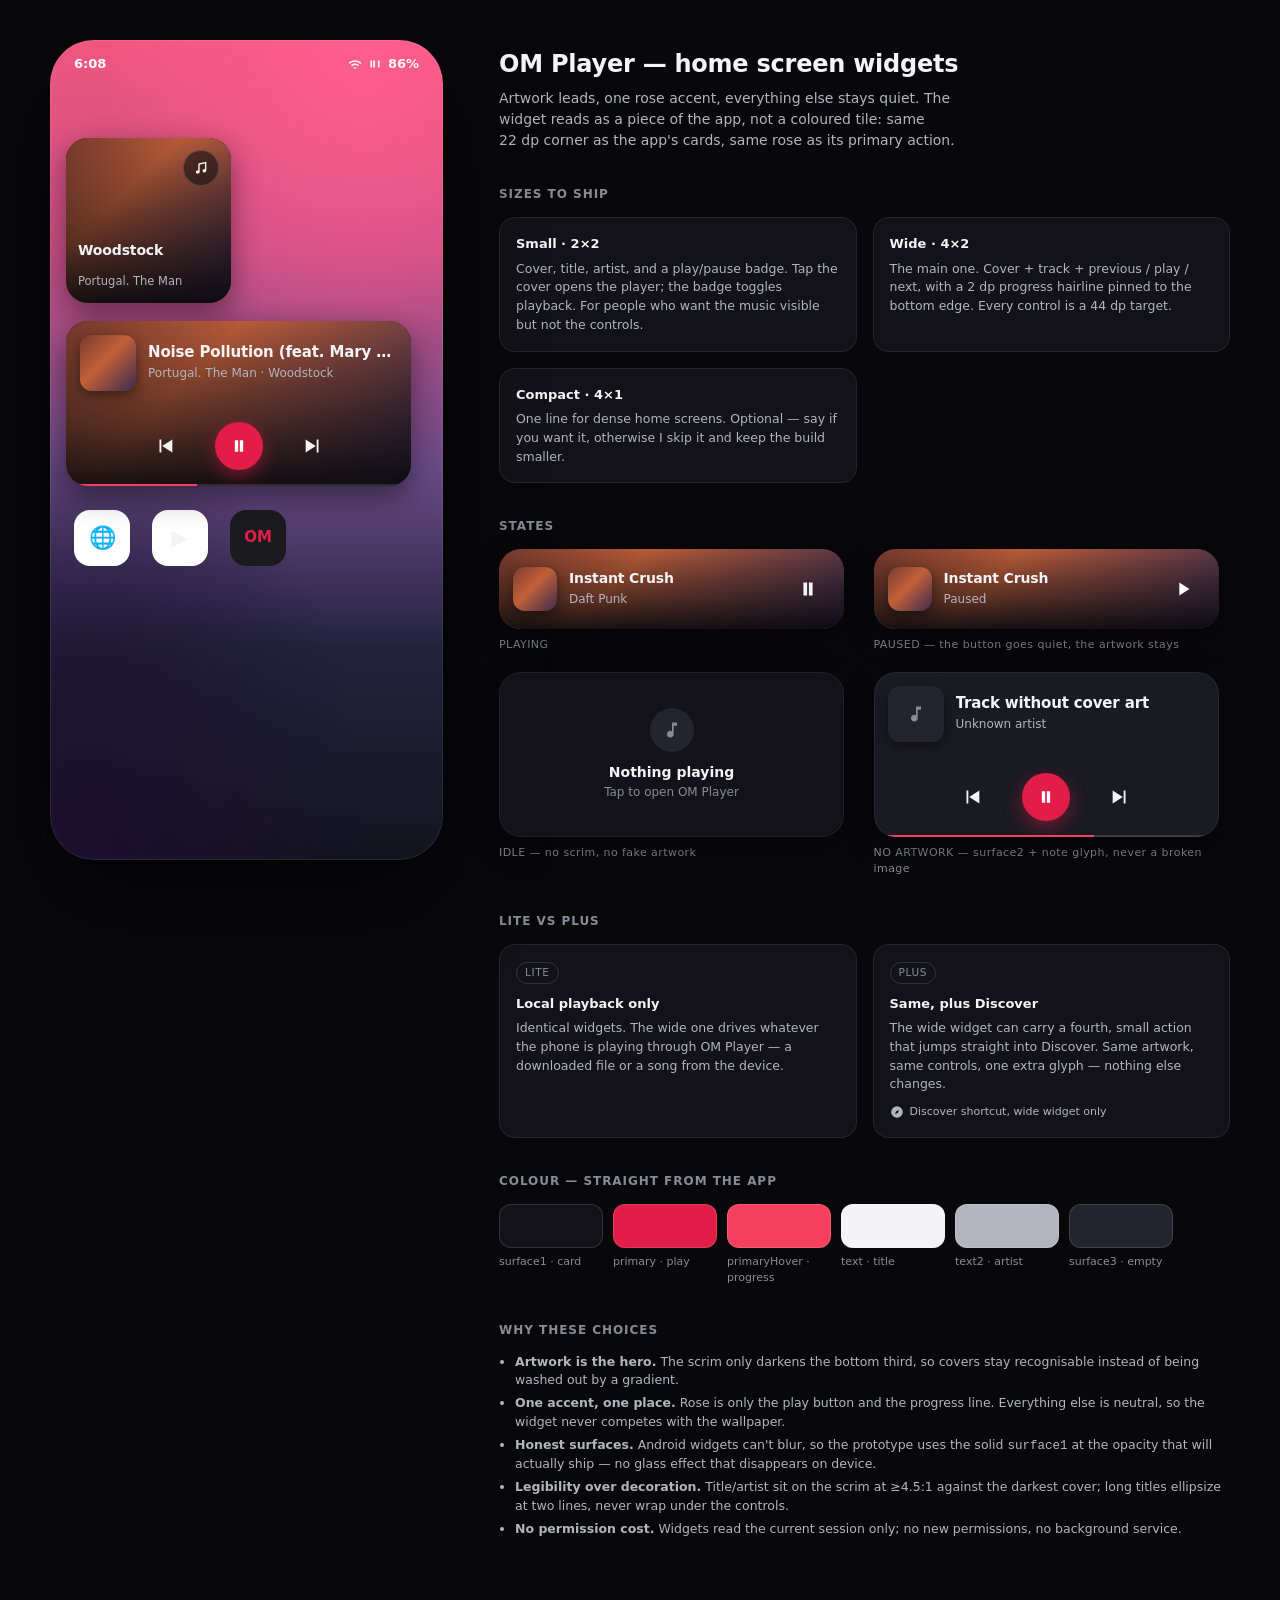
<file: prototype/widget.html>
<!doctype html>
<html lang="en">
<head>
<meta charset="utf-8">
<meta name="viewport" content="width=device-width,initial-scale=1">
<title>OM Player — Home screen widget prototype</title>
<style>
  :root{
    /* Tokens taken from OmTheme.DarkColors so the widget matches the app */
    --bg:#0A0A0E; --s1:#121218; --s2:#1A1A22; --s3:#24242E;
    --hair:rgba(255,255,255,.08); --hair2:rgba(255,255,255,.14);
    --text:#F4F4F6; --text2:#B4B4BE; --text3:#8A8A96;
    --rose:#E11D48; --rose-hi:#F43F5E; --blue:#60A5FA;
    --r-sm:8px; --r-md:12px; --r-lg:16px; --r-xl:22px;
    --tap:44px;
  }
  *{box-sizing:border-box;margin:0;padding:0}
  body{
    background:#08080b; color:var(--text);
    font:400 14px/1.5 -apple-system,BlinkMacSystemFont,"Segoe UI",Roboto,Inter,system-ui,sans-serif;
    -webkit-font-smoothing:antialiased;
    padding:40px 24px 72px;
  }
  .wrap{max-width:1180px;margin:0 auto;display:grid;grid-template-columns:393px 1fr;gap:56px;align-items:start}
  @media (max-width:900px){.wrap{grid-template-columns:1fr}}

  h1{font-size:24px;font-weight:650;letter-spacing:-.01em}
  h2{font-size:12px;font-weight:600;letter-spacing:.08em;text-transform:uppercase;color:var(--text3);margin-bottom:14px}
  p.lede{color:var(--text2);margin-top:6px;max-width:52ch}

  /* ---------- phone frame ---------- */
  .phone{
    width:393px;height:820px;border-radius:44px;overflow:hidden;position:relative;
    background:
      radial-gradient(120% 70% at 80% 0%, #ff5d8f 0%, rgba(255,93,143,0) 55%),
      radial-gradient(120% 90% at 10% 100%, #1b1030 0%, rgba(27,16,48,0) 60%),
      linear-gradient(180deg,#f0567f 0%, #c94f86 26%, #6a4b86 52%, #23233f 74%, #14141f 100%);
    box-shadow:0 40px 90px rgba(0,0,0,.6), inset 0 0 0 1px rgba(255,255,255,.08);
    padding:0 16px;
  }
  .status{display:flex;justify-content:space-between;align-items:center;padding:14px 8px 0;color:#fff;font-size:13px;font-weight:600}
  .status .right{display:flex;gap:6px;align-items:center;opacity:.95}
  .home{display:flex;flex-direction:column;height:calc(100% - 30px);padding-top:64px;gap:18px}

  /* ---------- widget base ---------- */
  .w{
    position:relative;border-radius:var(--r-xl);overflow:hidden;
    background:var(--s1);
    box-shadow:0 10px 30px rgba(0,0,0,.45), inset 0 0 0 1px rgba(255,255,255,.06);
    color:var(--text);
  }
  .w .cover{position:absolute;inset:0;background:linear-gradient(135deg,#7a3b2e 0%,#c2603a 35%,#3b2b4d 100%)}
  .w .cover::after{content:"";position:absolute;inset:0;background:linear-gradient(180deg,rgba(10,10,14,.05) 0%,rgba(10,10,14,.55) 62%,rgba(10,10,14,.92) 100%)}
  .w .inner{position:relative;display:flex;height:100%;padding:14px;gap:12px}

  /* small 2x2 */
  .small{width:165px;height:165px}
  .small .inner{flex-direction:column;justify-content:flex-end;padding:12px}
  .small .title{font-size:14px;font-weight:650;line-height:1.25;letter-spacing:-.01em}
  .small .artist{font-size:11.5px;color:var(--text2);margin-top:2px;white-space:nowrap;overflow:hidden;text-overflow:ellipsis}
  .badge{
    position:absolute;top:12px;right:12px;width:36px;height:36px;border-radius:50%;
    display:grid;place-items:center;background:rgba(10,10,14,.55);
    box-shadow:inset 0 0 0 1px rgba(255,255,255,.16);
    backdrop-filter:blur(8px);
  }
  .badge svg{width:16px;height:16px;fill:#fff}

  /* wide 4x2 */
  .wide{width:345px;height:165px}
  .wide .inner{flex-direction:column;justify-content:space-between;padding:14px}
  .row{display:flex;align-items:center;gap:12px}
  .art{
    width:56px;height:56px;border-radius:var(--r-md);flex:0 0 auto;
    background:linear-gradient(135deg,#7a3b2e,#c2603a 45%,#3b2b4d);
    box-shadow:0 4px 12px rgba(0,0,0,.45);
  }
  .meta{min-width:0;flex:1}
  .meta .title{font-size:15px;font-weight:650;line-height:1.2;letter-spacing:-.01em;white-space:nowrap;overflow:hidden;text-overflow:ellipsis}
  .meta .artist{font-size:12px;color:var(--text2);white-space:nowrap;overflow:hidden;text-overflow:ellipsis;margin-top:3px}
  .controls{display:flex;align-items:center;justify-content:center;gap:28px;padding-bottom:2px}
  .ctl{
    width:var(--tap);height:var(--tap);display:grid;place-items:center;border-radius:50%;
    color:var(--text);
  }
  .ctl svg{width:22px;height:22px;fill:currentColor}
  .play{
    width:48px;height:48px;border-radius:50%;background:var(--rose);
    display:grid;place-items:center;color:#fff;
    box-shadow:0 6px 18px rgba(225,29,72,.45);
  }
  .play svg{width:20px;height:20px;fill:#fff}
  .bar{position:absolute;left:0;right:0;bottom:0;height:2px;background:rgba(255,255,255,.12)}
  .bar i{display:block;height:100%;width:38%;background:var(--rose-hi)}

  /* compact 4x1 */
  .compact{width:345px;height:80px}
  .compact .inner{align-items:center;padding:12px 14px}
  .compact .art{width:44px;height:44px}
  .compact .meta .title{font-size:14px}

  /* ---------- spec side ---------- */
  .panel{display:flex;flex-direction:column;gap:34px;padding-top:6px}
  .grid2{display:grid;grid-template-columns:repeat(auto-fill,minmax(240px,1fr));gap:16px}
  .card{background:var(--s1);border:1px solid var(--hair);border-radius:var(--r-lg);padding:16px}
  .card h3{font-size:13px;font-weight:600;margin-bottom:6px}
  .card p{font-size:12.5px;color:var(--text2)}
  .card code{font:500 11.5px ui-monospace,SFMono-Regular,Menlo,monospace;color:var(--blue)}
  .swatches{display:flex;gap:10px;flex-wrap:wrap}
  .sw{width:104px}
  .sw i{display:block;height:44px;border-radius:var(--r-md);box-shadow:inset 0 0 0 1px var(--hair2)}
  .sw span{display:block;font-size:11px;color:var(--text3);margin-top:6px}
  .states{display:grid;grid-template-columns:repeat(auto-fill,minmax(300px,1fr));gap:18px}
  .state-label{font-size:11px;color:var(--text3);margin-top:8px;letter-spacing:.04em}
  .idle .inner{align-items:center;justify-content:center;flex-direction:column;gap:10px;text-align:center}
  .idle .note{width:44px;height:44px;border-radius:50%;background:var(--s3);display:grid;place-items:center;color:var(--text3)}
  .idle .note svg{width:20px;height:20px;fill:currentColor}
  .idle .title{font-size:14px;font-weight:600}
  .idle .artist{font-size:12px;color:var(--text3)}
  .ghost .cover{opacity:0}
  .ghost{background:var(--s2)}
  .ghost .art{background:var(--s3);display:grid;place-items:center;color:var(--text3)}
  .ghost .art svg{width:20px;height:20px;fill:currentColor}
  .diff{display:flex;gap:16px;flex-wrap:wrap}
  .diff > div{flex:1 1 320px}
  .tag{display:inline-block;font-size:10.5px;letter-spacing:.06em;text-transform:uppercase;color:var(--text3);border:1px solid var(--hair2);border-radius:999px;padding:2px 8px;margin-bottom:10px}
  .plus-extra{display:flex;align-items:center;gap:6px;color:var(--text2);font-size:11px}
  .plus-extra svg{width:14px;height:14px;fill:currentColor}
  ul.notes{margin:8px 0 0 16px;font-size:12.5px;color:var(--text2)}
  ul.notes li{margin:4px 0}
</style>
</head>
<body>
<div class="wrap">

  <!-- ============ phone ============ -->
  <div class="phone">
    <div class="status">
      <span>6:08</span>
      <span class="right">
        <svg width="14" height="14" viewBox="0 0 24 24" fill="#fff"><path d="M12 21l-3-3h6l-3 3zm-5-5l-2-2c3.9-3.9 10.1-3.9 14 0l-2 2c-2.8-2.8-7.2-2.8-10 0zM3 12L1 10c6.1-6.1 15.9-6.1 22 0l-2 2C16 7 8 7 3 12z"/></svg>
        <svg width="14" height="14" viewBox="0 0 24 24" fill="#fff"><path d="M4 18h3V6H4v12zm13-12v12h3V6h-3zM9 18h3V6H9v12z"/></svg>
        <span>86%</span>
      </span>
    </div>

    <div class="home">
      <!-- small 2x2 -->
      <div class="w small">
        <div class="cover"></div>
        <div class="badge" aria-label="Playing">
          <svg viewBox="0 0 24 24"><path d="M9 18V6l10-2v12" fill="none" stroke="#fff" stroke-width="2" stroke-linecap="round"/><circle cx="7" cy="18" r="2.6"/><circle cx="17" cy="16" r="2.6"/></svg>
        </div>
        <div class="inner">
          <div class="title">Woodstock</div>
          <div class="artist">Portugal. The Man</div>
        </div>
      </div>

      <!-- wide 4x2 -->
      <div class="w wide">
        <div class="cover"></div>
        <div class="inner">
          <div class="row">
            <div class="art"></div>
            <div class="meta">
              <div class="title">Noise Pollution (feat. Mary Eliz…</div>
              <div class="artist">Portugal. The Man · Woodstock</div>
            </div>
          </div>
          <div class="controls">
            <div class="ctl" aria-label="Previous"><svg viewBox="0 0 24 24"><path d="M6 5h2v14H6zM20 5v14L9 12z"/></svg></div>
            <div class="play" aria-label="Pause"><svg viewBox="0 0 24 24"><path d="M7 5h4v14H7zM13 5h4v14h-4z"/></svg></div>
            <div class="ctl" aria-label="Next"><svg viewBox="0 0 24 24"><path d="M16 5h2v14h-2zM4 5v14l11-7z"/></svg></div>
          </div>
        </div>
        <div class="bar"><i></i></div>
      </div>

      <!-- app shortcuts, to judge scale -->
      <div style="display:flex;gap:22px;margin-top:6px;padding-left:8px">
        <div style="width:56px;height:56px;border-radius:16px;background:#fff;display:grid;place-items:center;font-size:22px">🌐</div>
        <div style="width:56px;height:56px;border-radius:16px;background:#fff;display:grid;place-items:center;font-size:22px">▶</div>
        <div style="width:56px;height:56px;border-radius:16px;background:#1b1b1f;display:grid;place-items:center;color:#e11d48;font-weight:800;font-size:15px">OM</div>
      </div>
    </div>
  </div>

  <!-- ============ spec ============ -->
  <div class="panel">
    <div>
      <h1>OM Player — home screen widgets</h1>
      <p class="lede">Artwork leads, one rose accent, everything else stays quiet. The widget reads as a piece of the app, not a coloured tile: same 22&nbsp;dp corner as the app's cards, same rose as its primary action.</p>
    </div>

    <div>
      <h2>Sizes to ship</h2>
      <div class="grid2">
        <div class="card">
          <h3>Small · 2×2</h3>
          <p>Cover, title, artist, and a play/pause badge. Tap the cover opens the player; the badge toggles playback. For people who want the music visible but not the controls.</p>
        </div>
        <div class="card">
          <h3>Wide · 4×2</h3>
          <p>The main one. Cover + track + previous / play / next, with a 2&nbsp;dp progress hairline pinned to the bottom edge. Every control is a 44&nbsp;dp target.</p>
        </div>
        <div class="card">
          <h3>Compact · 4×1</h3>
          <p>One line for dense home screens. Optional — say if you want it, otherwise I skip it and keep the build smaller.</p>
        </div>
      </div>
    </div>

    <div>
      <h2>States</h2>
      <div class="states">
        <div>
          <div class="w compact">
            <div class="cover"></div>
            <div class="inner">
              <div class="art"></div>
              <div class="meta"><div class="title">Instant Crush</div><div class="artist">Daft Punk</div></div>
              <div class="ctl"><svg viewBox="0 0 24 24"><path d="M7 5h4v14H7zM13 5h4v14h-4z"/></svg></div>
            </div>
          </div>
          <div class="state-label">PLAYING</div>
        </div>

        <div>
          <div class="w compact" style="--rose:#2b2b36">
            <div class="cover"></div>
            <div class="inner">
              <div class="art"></div>
              <div class="meta"><div class="title">Instant Crush</div><div class="artist">Paused</div></div>
              <div class="ctl" style="color:#fff"><svg viewBox="0 0 24 24"><path d="M8 5v14l11-7z"/></svg></div>
            </div>
          </div>
          <div class="state-label">PAUSED — the button goes quiet, the artwork stays</div>
        </div>

        <div>
          <div class="w wide idle">
            <div class="inner">
              <div class="note"><svg viewBox="0 0 24 24"><path d="M12 3v10.6A4 4 0 1 0 14 17V7h4V3z"/></svg></div>
              <div>
                <div class="title">Nothing playing</div>
                <div class="artist">Tap to open OM Player</div>
              </div>
            </div>
          </div>
          <div class="state-label">IDLE — no scrim, no fake artwork</div>
        </div>

        <div>
          <div class="w wide ghost">
            <div class="inner">
              <div class="row">
                <div class="art"><svg viewBox="0 0 24 24"><path d="M12 3v10.6A4 4 0 1 0 14 17V7h4V3z"/></svg></div>
                <div class="meta"><div class="title">Track without cover art</div><div class="artist">Unknown artist</div></div>
              </div>
              <div class="controls">
                <div class="ctl"><svg viewBox="0 0 24 24"><path d="M6 5h2v14H6zM20 5v14L9 12z"/></svg></div>
                <div class="play"><svg viewBox="0 0 24 24"><path d="M7 5h4v14H7zM13 5h4v14h-4z"/></svg></div>
                <div class="ctl"><svg viewBox="0 0 24 24"><path d="M16 5h2v14h-2zM4 5v14l11-7z"/></svg></div>
              </div>
            </div>
            <div class="bar"><i style="width:64%"></i></div>
          </div>
          <div class="state-label">NO ARTWORK — surface2 + note glyph, never a broken image</div>
        </div>
      </div>
    </div>

    <div>
      <h2>Lite vs Plus</h2>
      <div class="diff">
        <div class="card">
          <span class="tag">Lite</span>
          <h3>Local playback only</h3>
          <p>Identical widgets. The wide one drives whatever the phone is playing through OM Player — a downloaded file or a song from the device.</p>
        </div>
        <div class="card">
          <span class="tag">Plus</span>
          <h3>Same, plus Discover</h3>
          <p>The wide widget can carry a fourth, small action that jumps straight into Discover. Same artwork, same controls, one extra glyph — nothing else changes.</p>
          <div class="plus-extra" style="margin-top:10px">
            <svg viewBox="0 0 24 24"><path d="M12 2a10 10 0 1 0 0 20 10 10 0 0 0 0-20zm3.5 6.5-2 5-5 2 2-5 5-2z"/></svg>
            Discover shortcut, wide widget only
          </div>
        </div>
      </div>
    </div>

    <div>
      <h2>Colour — straight from the app</h2>
      <div class="swatches">
        <div class="sw"><i style="background:#121218"></i><span>surface1 · card</span></div>
        <div class="sw"><i style="background:#E11D48"></i><span>primary · play</span></div>
        <div class="sw"><i style="background:#F43F5E"></i><span>primaryHover · progress</span></div>
        <div class="sw"><i style="background:#F4F4F6"></i><span>text · title</span></div>
        <div class="sw"><i style="background:#B4B4BE"></i><span>text2 · artist</span></div>
        <div class="sw"><i style="background:#24242E"></i><span>surface3 · empty</span></div>
      </div>
    </div>

    <div>
      <h2>Why these choices</h2>
      <ul class="notes">
        <li><b>Artwork is the hero.</b> The scrim only darkens the bottom third, so covers stay recognisable instead of being washed out by a gradient.</li>
        <li><b>One accent, one place.</b> Rose is only the play button and the progress line. Everything else is neutral, so the widget never competes with the wallpaper.</li>
        <li><b>Honest surfaces.</b> Android widgets can't blur, so the prototype uses the solid <code>surface1</code> at the opacity that will actually ship — no glass effect that disappears on device.</li>
        <li><b>Legibility over decoration.</b> Title/artist sit on the scrim at ≥4.5:1 against the darkest cover; long titles ellipsize at two lines, never wrap under the controls.</li>
        <li><b>No permission cost.</b> Widgets read the current session only; no new permissions, no background service.</li>
      </ul>
    </div>
  </div>
</div>
</body>
</html>
</file>
<file: prototype/tokens.css>
/* OM Player — shared design tokens. Every prototype screen imports this file.
   Dark-first (media apps live in the dark); light theme provided for library screens. */
@import url('https://fonts.googleapis.com/css2?family=Inter:wght@400;500;600;700&family=JetBrains+Mono:wght@500&display=swap');

/* .scheme-dark re-applies the dark values to a subtree (e.g. the player) under the light theme */
:root, .scheme-dark {
  color-scheme: dark;
  /* Surfaces */
  --bg: #0A0A0E;
  --surface-1: #121218;
  --surface-2: #1A1A22;
  --surface-3: #24242E;
  --scrim: rgba(6, 6, 10, 0.72);
  --glass: rgba(22, 22, 30, 0.62);
  --hairline: rgba(255, 255, 255, 0.08);
  --hairline-strong: rgba(255, 255, 255, 0.14);

  /* Text */
  --text: #F4F4F6;
  --text-2: #B4B4BE;   /* 8.9:1 on --bg */
  --text-3: #8A8A96;   /* 5.3:1 on --bg — minimum for meta text */
  --on-video: #FFFFFF;

  /* Brand */
  --primary: #E11D48;          /* OM rose — 4.7:1 with white text */
  --primary-hover: #F43F5E;
  --primary-soft: rgba(244, 63, 94, 0.14);
  --on-primary: #FFFFFF;
  --accent: #60A5FA;           /* secondary info / links */
  --success: #34D399;
  --warning: #FBBF24;
  --danger: #F87171;
  --ring: #FB7185;

  /* Type scale (Inter) */
  --font: 'Inter', system-ui, -apple-system, 'Segoe UI', Roboto, sans-serif;
  --font-mono: 'JetBrains Mono', ui-monospace, monospace;
  --fs-xs: 12px; --fs-sm: 13px; --fs-base: 15px; --fs-md: 17px;
  --fs-lg: 20px; --fs-xl: 24px; --fs-2xl: 32px;
  --lh: 1.5;

  /* Spacing (4pt grid) */
  --s-1: 4px; --s-2: 8px; --s-3: 12px; --s-4: 16px; --s-5: 20px;
  --s-6: 24px; --s-8: 32px; --s-10: 40px; --s-12: 48px;

  /* Radius */
  --r-sm: 8px; --r-md: 12px; --r-lg: 16px; --r-xl: 22px; --r-full: 999px;

  /* Elevation */
  --shadow-1: 0 1px 2px rgba(0,0,0,.4);
  --shadow-2: 0 8px 24px rgba(0,0,0,.45);
  --shadow-3: 0 24px 64px rgba(0,0,0,.55);

  /* Motion (Emil Kowalski curves) */
  --ease-out: cubic-bezier(0.23, 1, 0.32, 1);
  --ease-in-out: cubic-bezier(0.77, 0, 0.175, 1);
  --ease-drawer: cubic-bezier(0.32, 0.72, 0, 1);
  --dur-press: 140ms;
  --dur-fast: 180ms;
  --dur-base: 240ms;
  --dur-sheet: 380ms;

  /* Touch */
  --tap: 44px;     /* minimum hit target */
}

:root[data-theme="light"] {
  color-scheme: light;
  --bg: #F7F7F9; --surface-1: #FFFFFF; --surface-2: #F0F0F4; --surface-3: #E6E6EC;
  --glass: rgba(255,255,255,.72); --hairline: rgba(0,0,0,.08); --hairline-strong: rgba(0,0,0,.14);
  --text: #111116; --text-2: #4A4A55; --text-3: #5E5E69;
  --accent: #2563EB; --success: #047857; --warning: #B45309; --danger: #DC2626;
  --primary: #BE123C; --primary-hover: #9F1239; --primary-soft: rgba(225,29,72,.10); --ring: #E11D48;
}

*, *::before, *::after { box-sizing: border-box; }
html, body { margin: 0; }
body {
  background: var(--bg); color: var(--text);
  font: 400 var(--fs-base)/var(--lh) var(--font);
  -webkit-font-smoothing: antialiased; font-feature-settings: 'cv11', 'ss01';
}
button { font: inherit; color: inherit; background: none; border: 0; cursor: pointer; }
:focus-visible { outline: 2px solid var(--ring); outline-offset: 2px; border-radius: var(--r-sm); }
.tabular { font-variant-numeric: tabular-nums; }

/* OM Player mark (Playhead): resume ring + playhead dot. Theme-aware via tokens. */
.om-mark { display: block; flex-shrink: 0; overflow: visible; }
.om-mark circle { fill: none; stroke-width: 12; }
.om-mark .trk { stroke: var(--surface-3); }
.om-mark .arc { stroke: var(--primary); stroke-linecap: round; stroke-dasharray: 160 214; }
.om-mark .dot { fill: var(--text); stroke: none; }
/* At 24px and below the track drops out and strokes thicken */
.om-mark.sm .trk { display: none; }
.om-mark.sm .arc { stroke-width: 18; }
.om-mark.sm .dot { r: 13px; }

/* Shared pressable feedback */
.pressable { transition: transform var(--dur-press) var(--ease-out), background-color var(--dur-fast) ease, opacity var(--dur-fast) ease; }
.pressable:active { transform: scale(0.97); }
@media (hover: hover) and (pointer: fine) { .pressable:hover { background-color: var(--surface-3); } }

@media (prefers-reduced-motion: reduce) {
  *, *::before, *::after { transition-duration: 1ms !important; animation-duration: 1ms !important; }
}
</file>
<file: prototype/snake/snake.css>
:root{--neon:var(--success);--mint:#a7f3d0}*{box-sizing:border-box}body{margin:0;background:var(--bg,#0a0a0e);color:var(--text,#f4f4f6);font-family:var(--font,system-ui);min-width:280px}main{max-width:1120px;margin:auto;padding:32px 48px}header{display:flex;align-items:center;justify-content:space-between;padding-bottom:28px;border-bottom:1px solid var(--hairline)}a{color:inherit;text-decoration:none}.wordmark{font-size:16px;font-weight:600;display:flex;align-items:center;gap:10px}.mark{font-size:34px;color:var(--neon);line-height:1}.arcade,.edition{color:var(--text-3);font-size:13px;font-weight:400}.intro{display:flex;align-items:center;justify-content:space-between;margin:40px 0 32px}.eyebrow{font-size:12px;color:var(--neon);margin:0 0 8px}h1{font-size:88px;line-height:1;letter-spacing:-6px;margin:0;font-weight:700}h1 span{color:var(--neon)}.subtitle{color:var(--text-2);margin:14px 0 0;font-size:14px}.record{text-align:right;display:flex;flex-direction:column;gap:5px}.record>span{font-size:12px;color:var(--text-2)}.record strong{font-size:38px;font-variant-numeric:tabular-nums;letter-spacing:-2px}.record small{font-size:11px;color:var(--text-3)}.game-layout{display:grid;grid-template-columns:minmax(0,600px) minmax(240px,1fr);gap:48px}.machine{border:1px solid var(--hairline-strong);border-radius:16px;overflow:hidden;background:var(--surface-1);box-shadow:0 14px 60px #0003}.toolbar,.machine-footer{display:flex;justify-content:space-between;align-items:center;padding:17px 20px;font-size:12px}.status{display:flex;align-items:center;gap:8px;color:var(--text-2)}.status i{width:6px;height:6px;border-radius:50%;background:var(--neon)}.score{color:var(--text-3)}.score strong{color:var(--text);font-size:20px;font-variant-numeric:tabular-nums;margin-left:14px}.arena{position:relative;aspect-ratio:1;margin:0 12px;touch-action:none;background:#0c1413;border:1px solid #34d39920;border-radius:8px;overflow:hidden}canvas{width:100%;height:100%;display:block}.overlay{position:absolute;inset:0;display:grid;place-items:center;text-align:center;background:#0a100de6}.overlay[hidden]{display:none}.overlay-symbol{display:block;font-size:76px;line-height:1;color:var(--neon);margin-bottom:16px}h2{margin:0;font-size:30px;letter-spacing:-1px}.overlay p{font-size:14px;color:var(--text-2);margin:12px 0 25px}.overlay small{display:block;margin-top:16px;color:var(--text-3);font-size:11px}button{font:inherit;cursor:pointer;min-height:44px;border:1px solid var(--hairline-strong);color:var(--text);background:var(--surface-2);border-radius:8px;padding:10px 16px;transition:background 150ms ease-out,transform 150ms ease-out}button:hover:not(:disabled){background:var(--surface-3)}button:active:not(:disabled){transform:scale(.97)}button:focus-visible,a:focus-visible{outline:2px solid var(--neon);outline-offset:4px}button:disabled{opacity:.4;cursor:default}.primary{background:var(--neon);color:#06251b;font-weight:700;border:0;min-width:180px}.primary:hover:not(:disabled){background:var(--mint)}.primary span{margin-left:25px}.machine-footer{font-size:10px;color:var(--text-3);padding:14px 20px}.machine-footer>span:first-child{display:flex;align-items:center;gap:8px}.food-dot{display:inline-block;width:6px;height:6px;background:var(--primary-hover);border-radius:50%}aside{padding-top:14px}.side-heading{display:flex;align-items:center;gap:10px}.line{width:22px;height:2px;background:var(--neon)}.side-heading h2{font-size:22px}.guide{font-size:14px;line-height:1.7;color:var(--text-2);margin:18px 0 28px}.instruction{display:flex;gap:14px;margin:24px 0}.number{font-size:11px;color:var(--neon);padding-top:3px}h3{font-size:13px;margin:0 0 6px}.instruction p{font-size:12px;line-height:1.8;color:var(--text-3);margin:0}.key-row{display:flex;gap:5px;margin-top:12px}kbd{font-family:inherit;font-size:10px;background:var(--surface-2);border:1px solid var(--hairline-strong);border-radius:4px;padding:4px 7px;color:var(--text-2)}.actions{display:flex;gap:8px;border-top:1px solid var(--hairline);padding-top:24px;margin-top:28px}.actions button{font-size:12px;flex:1;display:flex;align-items:center;justify-content:space-between;gap:8px}.actions kbd{font-size:9px;padding:2px 4px}.touch-pad{display:grid;grid-template-columns:repeat(3,48px);grid-template-rows:repeat(3,44px);justify-content:center;gap:5px;margin-top:24px}.touch-pad button{padding:0;font-size:20px;touch-action:manipulation}.touch-pad button:first-child{grid-column:2}.touch-pad button:nth-child(2){grid-column:1;grid-row:2}.touch-pad span{grid-column:2;grid-row:2;display:grid;place-items:center;color:var(--text-3)}.touch-pad button:nth-child(4){grid-column:3;grid-row:2}.touch-pad button:last-child{grid-column:2;grid-row:3}footer{display:flex;justify-content:space-between;border-top:1px solid var(--hairline);margin-top:40px;padding-top:20px;color:var(--text-3);font-size:11px}.sr-only{position:absolute;width:1px;height:1px;overflow:hidden;clip-path:inset(50%)}@media(min-width:900px) and (pointer:fine){.touch-pad{display:none}}@media(max-width:760px){main{padding:22px}.game-layout{grid-template-columns:1fr;gap:22px;max-width:600px;margin:auto}.intro{margin:28px 0}h1{font-size:68px}.record strong{font-size:30px}.record small{max-width:120px}aside{padding:0}.instruction,.guide,.side-heading{display:none}.actions{margin:0;padding:0;border:0}.touch-pad{margin-top:16px}footer{margin-top:24px}.arcade{display:none}}@media(max-width:380px){main{padding:16px}.machine-footer{padding:12px;font-size:9px}.toolbar{padding:12px}footer span:last-child{display:none}}@media(prefers-reduced-motion:reduce){button{transition:none}}
</file>
